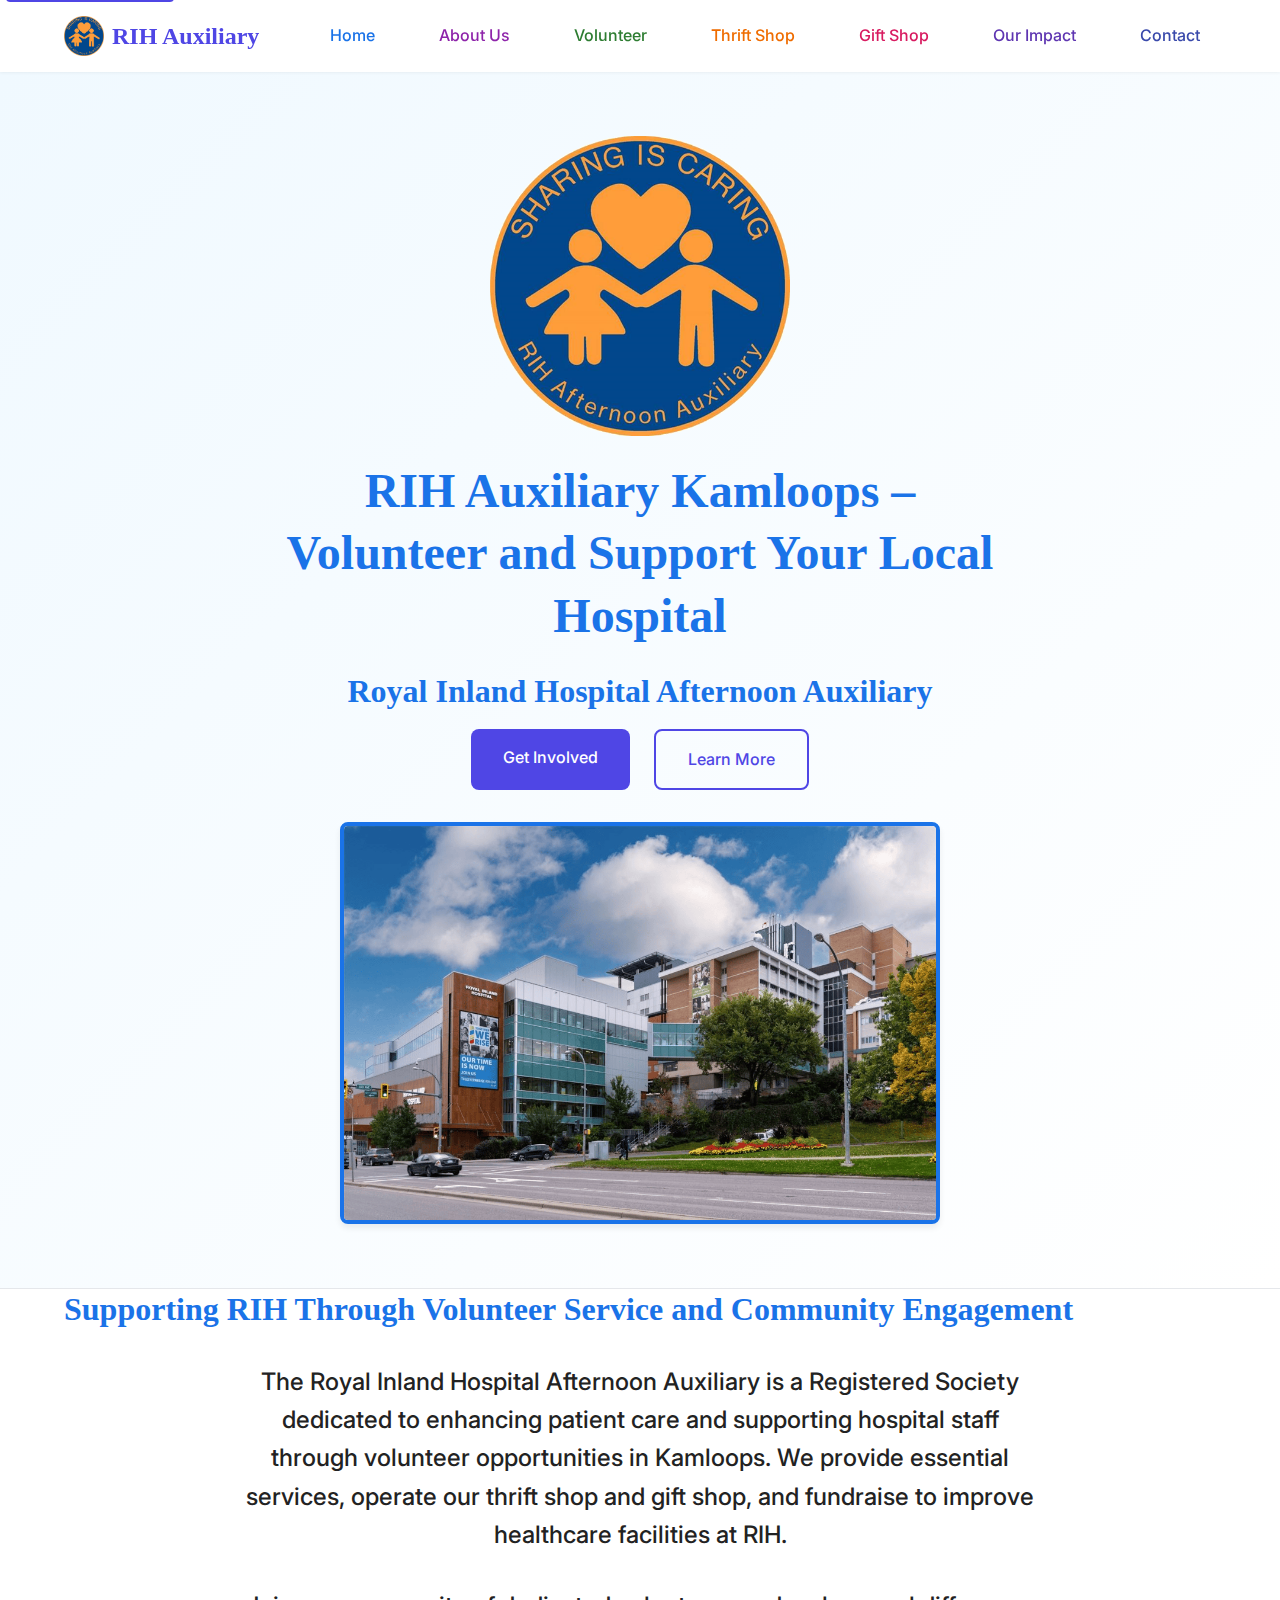
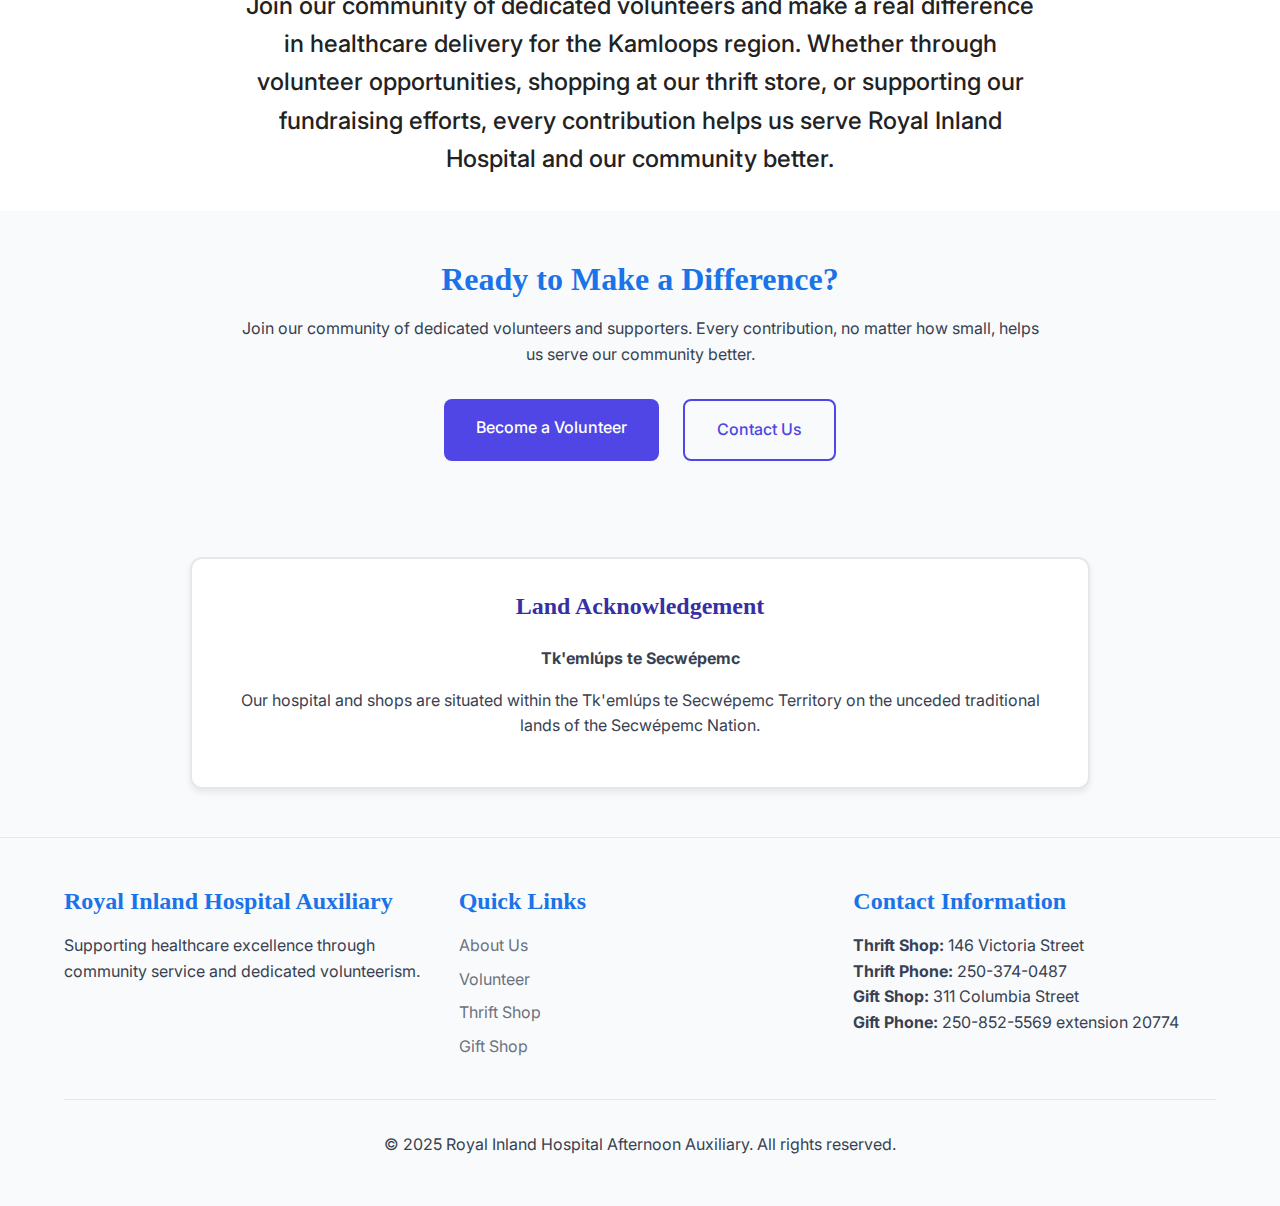
<file: index.html>
<!DOCTYPE html>
<html lang="en">
<head>
  <meta charset="UTF-8">
  <meta name="viewport" content="width=device-width, initial-scale=1.0">
  <title>RIH Auxiliary - Kamloops Volunteers | Royal Inland Hospital Support</title>
  <meta name="description" content="Official RIH Auxiliary Kamloops site. Volunteer opportunities, thrift shop, gift shop, and community support for Royal Inland Hospital. Join us in making a difference!">
  <meta name="keywords" content="RIH Auxiliary, Kamloops volunteers, Royal Inland Hospital, volunteer opportunities, thrift shop Kamloops, hospital support, community service">
  <meta name="robots" content="index, follow">
  <link rel="canonical" href="https://rih-auxiliary.com">
  
  <!-- Favicon -->
  <link rel="icon" type="image/x-icon" href="/favicon.ico">
  <link rel="icon" type="image/png" sizes="32x32" href="/favicon.png">
  <link rel="icon" type="image/png" sizes="16x16" href="/favicon.png">
  <link rel="apple-touch-icon" sizes="180x180" href="/favicon.png">
  <link rel="stylesheet" href="assets/css/premium-styles.css">
  <link rel="preconnect" href="https://fonts.googleapis.com">
  <link rel="preconnect" href="https://fonts.gstatic.com" crossorigin>
  <link href="https://fonts.googleapis.com/css2?family=Inter:wght@300;400;500;600;700&family=Georgia:wght@400;700&display=swap" rel="stylesheet">
  
  <!-- Open Graph / Social Media Meta Tags -->
  <meta property="og:type" content="website">
  <meta property="og:url" content="https://rih-auxiliary.com">
  <meta property="og:title" content="RIH Auxiliary - Kamloops Volunteers | Royal Inland Hospital Support">
  <meta property="og:description" content="Official RIH Auxiliary Kamloops site. Volunteer opportunities, thrift shop, gift shop, and community support for Royal Inland Hospital.">
  <meta property="og:image" content="https://rih-auxiliary.com/assets/images/RIH_emblem%20main.png">
  <meta property="og:site_name" content="RIH Auxiliary">
  <meta property="og:locale" content="en_CA">
  
  <!-- Twitter Card Meta Tags -->
  <meta name="twitter:card" content="summary_large_image">
  <meta name="twitter:url" content="https://rih-auxiliary.com">
  <meta name="twitter:title" content="RIH Auxiliary - Kamloops Volunteers">
  <meta name="twitter:description" content="Official RIH Auxiliary Kamloops site. Volunteer opportunities and community support for Royal Inland Hospital.">
  <meta name="twitter:image" content="https://rih-auxiliary.com/assets/images/RIH_emblem%20main.png">
  
  <!-- JSON-LD Schema Markup -->
  <script type="application/ld+json">
  {
    "@context": "https://schema.org",
    "@type": "Organization",
    "name": "RIH Auxiliary",
    "alternateName": "Royal Inland Hospital Afternoon Auxiliary",
    "url": "https://rih-auxiliary.com",
    "logo": "https://rih-auxiliary.com/assets/images/RIH_emblem%20main.png",
    "description": "Official RIH Auxiliary Kamloops site. Volunteer opportunities, thrift shop, gift shop, and community support for Royal Inland Hospital.",
    "address": {
      "@type": "PostalAddress",
      "addressLocality": "Kamloops",
      "addressRegion": "BC",
      "addressCountry": "Canada"
    },
    "contactPoint": [
      {
        "@type": "ContactPoint",
        "telephone": "+1-250-374-0487",
        "contactType": "Thrift Shop",
        "areaServed": "Kamloops"
      },
      {
        "@type": "ContactPoint",
        "telephone": "+1-250-852-5569",
        "contactType": "Gift Shop",
        "areaServed": "Kamloops"
      }
    ],
    "sameAs": [],
    "foundingDate": "1999",
    "mission": "To supply and render services to improve the comfort, health, and welfare of patients and staff of Royal Inland Hospital and the surrounding community",
    "knowsAbout": [
      "Hospital volunteer opportunities",
      "Community service",
      "Thrift shop operations",
      "Healthcare fundraising",
      "Patient care support"
    ]
  }
  </script>
</head>
<body class="home-page">
  <!-- Skip to main content for accessibility -->
  <a href="#main-content" class="skip-link">Skip to main content</a>

  <!-- Header -->
  <header class="header">
    <nav class="navbar">
      <div class="nav-container">
        <a href="index.html" class="logo">
          <img src="assets/images/RIH_emblem main.png" alt="RIH Auxiliary Logo" width="40" height="40" style="border: none;">
          <span>RIH Auxiliary</span>
        </a>
        
        <button class="menu-toggle" aria-controls="nav-links" aria-expanded="false" aria-label="Toggle navigation menu">
          <span class="hamburger"></span>
        </button>
        
       <ul class="nav-links" id="nav-links">
  <li><a href="index.html" class="nav-link home-tab">Home</a></li>
  <li><a href="about.html" class="nav-link about-tab">About Us</a></li>
  <li><a href="volunteer.html" class="nav-link volunteer-tab">Volunteer</a></li>
  <li><a href="thrift.html" class="nav-link thrift-tab">Thrift Shop</a></li>
  <li><a href="gift-shop.html" class="nav-link gift-tab">Gift Shop</a></li>
  <li><a href="impact.html" class="nav-link impact-tab">Our Impact</a></li>
  <li><a href="contact.html" class="nav-link contact-tab">Contact</a></li>
</ul>

      </div>
    </nav>
  </header>

  <!-- Main Content -->
<main id="main-content">

  <!-- Hero Section -->
  <section class="hero">
    <div class="container hero-container">
      <div class="hero-content">
        <div class="logo-image">
          <img src="assets/images/RIH_emblem main.png" alt="RIH Auxiliary Logo" class="RIH-logo">
        </div>

        <h1 class="main-heading">RIH Auxiliary Kamloops – Volunteer and Support Your Local Hospital</h1>
        <h2 class="sub-heading">Royal Inland Hospital Afternoon Auxiliary</h2>
        
        <div class="hero-buttons">
          <a href="volunteer.html" class="btn btn-primary">Get Involved</a>
          <a href="about.html" class="btn btn-secondary">Learn More</a>
        </div>
      </div>

      <div class="hero-image">
        <img src="assets/images/Updated Photos/PNG/home-1.png" alt="RIH Hospital and Community" width="600" height="400">
      </div>
    </div>
  </section>

  <!-- About Section -->
  <section class="about container">
    <h2>Supporting RIH Through Volunteer Service and Community Engagement</h2>
    <p>
      The Royal Inland Hospital Afternoon Auxiliary is a Registered Society dedicated to enhancing patient care and supporting hospital staff through volunteer opportunities in Kamloops. We provide essential services, operate our thrift shop and gift shop, and fundraise to improve healthcare facilities at RIH.
    </p>
    <p>
      Join our community of dedicated volunteers and make a real difference in healthcare delivery for the Kamloops region. Whether through volunteer opportunities, shopping at our thrift store, or supporting our fundraising efforts, every contribution helps us serve Royal Inland Hospital and our community better.
    </p>
  </section>

    <!-- CTA Section -->
    <section class="section section-alt">
      <div class="container">
        <div class="cta-content">
          <h2>Ready to Make a Difference?</h2>
          <p>Join our community of dedicated volunteers and supporters. Every contribution, no matter how small, helps us serve our community better.</p>
          <div class="cta-buttons">
            <a href="volunteer.html" class="btn btn-primary">Become a Volunteer</a>
            <a href="contact.html" class="btn btn-secondary">Contact Us</a>
          </div>
        </div>
      </div>
    </section>
  </main>
  
   <!-- Acknowledgement Section -->
  <section class="acknowledgement-section">
    <div class="acknowledgement-container">
      <h3>Land Acknowledgement</h3>
      <p><strong>Tk'emlúps te Secwépemc</strong></p>
      <p>
        Our hospital and shops are situated within the Tk'emlúps te Secwépemc Territory
        on the unceded traditional lands of the Secwépemc Nation.
      </p>
    </div>
  </section>

  <!-- Footer -->
  <footer class="footer">
    <div class="container">
      <div class="footer-content">
        <div class="footer-section">
          <h3>Royal Inland Hospital Auxiliary</h3>
          <p>Supporting healthcare excellence through community service and dedicated volunteerism.</p>
        </div>
        
        <div class="footer-section">
          <h3>Quick Links</h3>
          <ul class="footer-links">
            <li><a href="about.html">About Us</a></li>
            <li><a href="volunteer.html">Volunteer</a></li>
            <li><a href="thrift.html">Thrift Shop</a></li>
            <li><a href="gift-shop.html">Gift Shop</a></li>
          </ul>
        </div>
        
        <div class="footer-section">
          <h3>Contact Information</h3>
          <p><strong>Thrift Shop:</strong> 146 Victoria Street<br>
		  <strong>Thrift Phone:</strong> 250-374-0487<br>
          <strong>Gift Shop:</strong> 311 Columbia Street<br>
		  <strong>Gift Phone:</strong> 250-852-5569 extension 20774</p>
        </div>
      </div>
      
      <div class="footer-bottom">
        <p>&copy; 2025 Royal Inland Hospital Afternoon Auxiliary. All rights reserved.</p>
      </div>
    </div>
  </footer>

  <!-- JavaScript -->
  <script>
    // Mobile menu toggle
    document.addEventListener('DOMContentLoaded', function() {
      const menuToggle = document.querySelector('.menu-toggle');
      const navLinks = document.querySelector('.nav-links');
      
      menuToggle.addEventListener('click', function() {
        const isExpanded = menuToggle.getAttribute('aria-expanded') === 'true';
        menuToggle.setAttribute('aria-expanded', !isExpanded);
        navLinks.classList.toggle('show');
      });

      // Close mobile menu when clicking on a link
      document.querySelectorAll('.nav-link').forEach(link => {
        link.addEventListener('click', () => {
          navLinks.classList.remove('show');
          menuToggle.setAttribute('aria-expanded', 'false');
        });
      });

      // Smooth scrolling for anchor links
      document.querySelectorAll('a[href^="#"]').forEach(anchor => {
        anchor.addEventListener('click', function (e) {
          e.preventDefault();
          const target = document.querySelector(this.getAttribute('href'));
          if (target) {
            target.scrollIntoView({
              behavior: 'smooth',
              block: 'start'
            });
          }
        });
      });
    });
  </script>
</body>
</html>
</file>
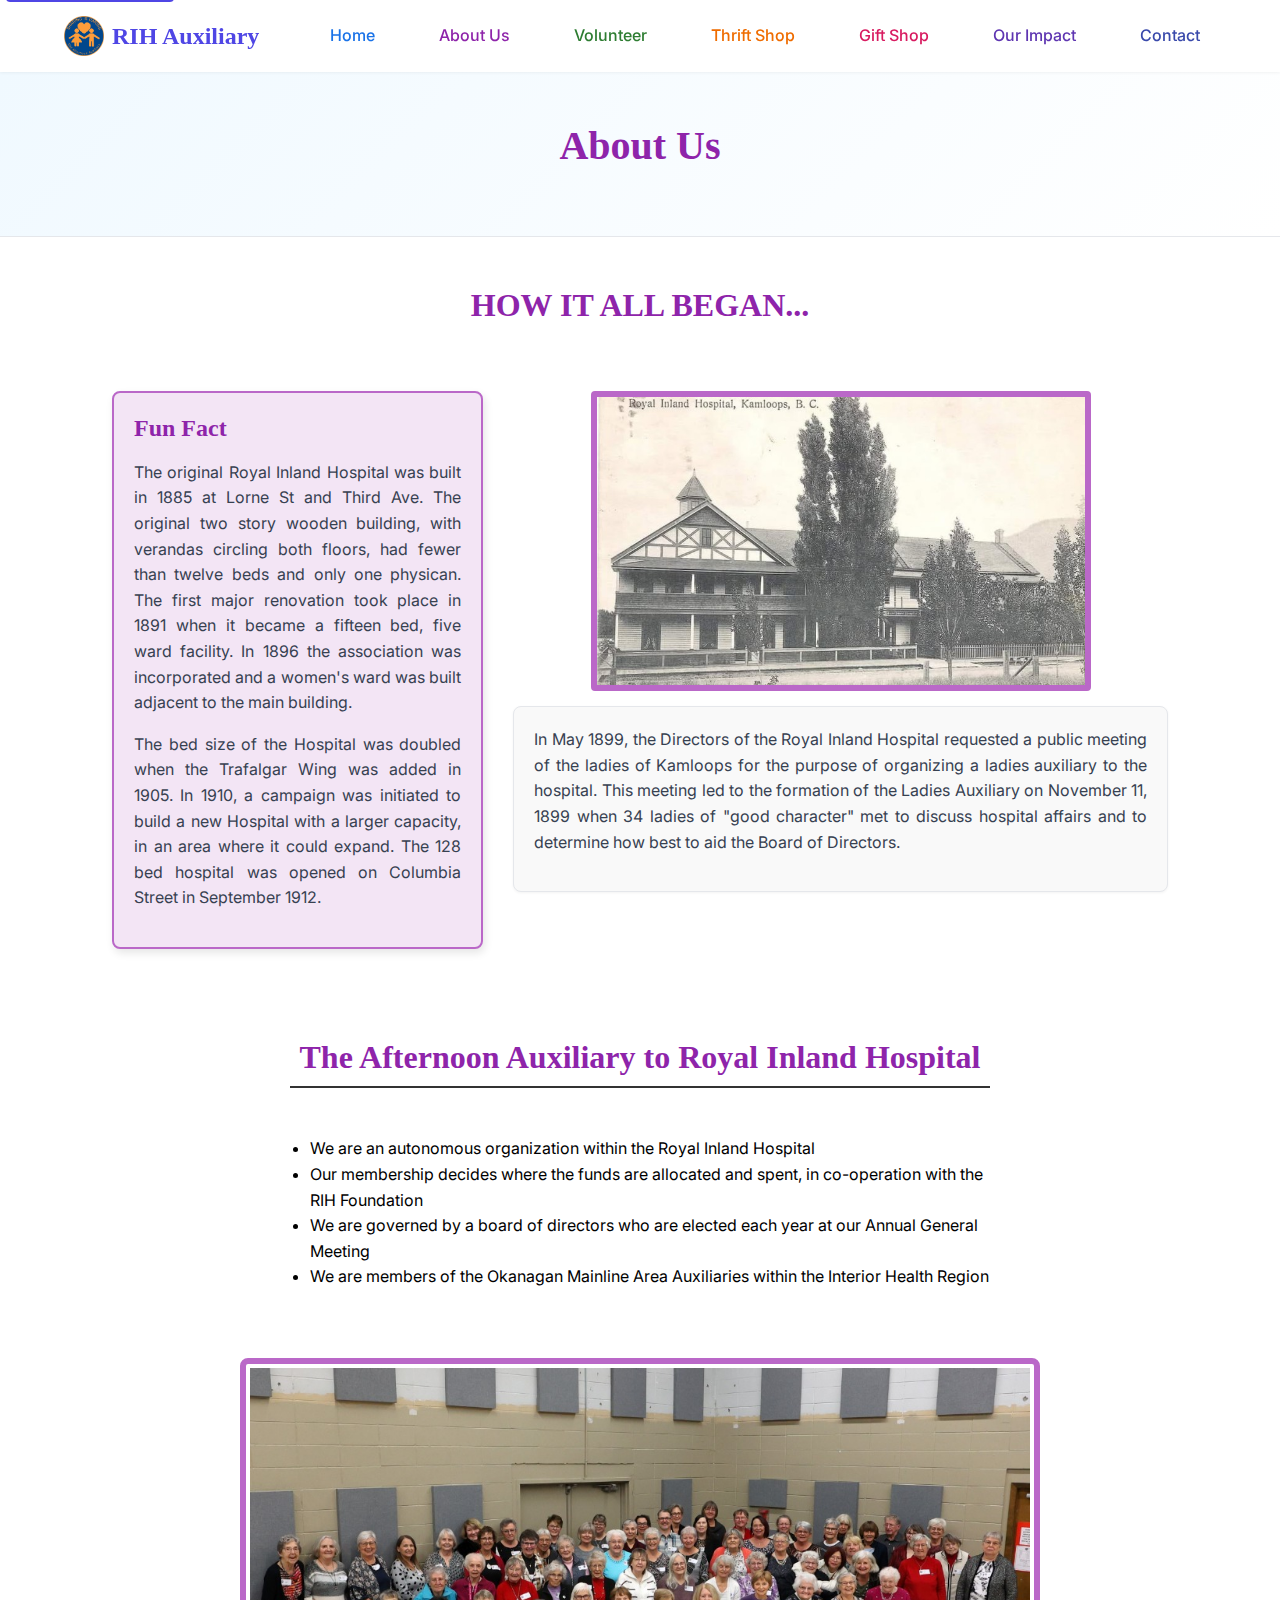
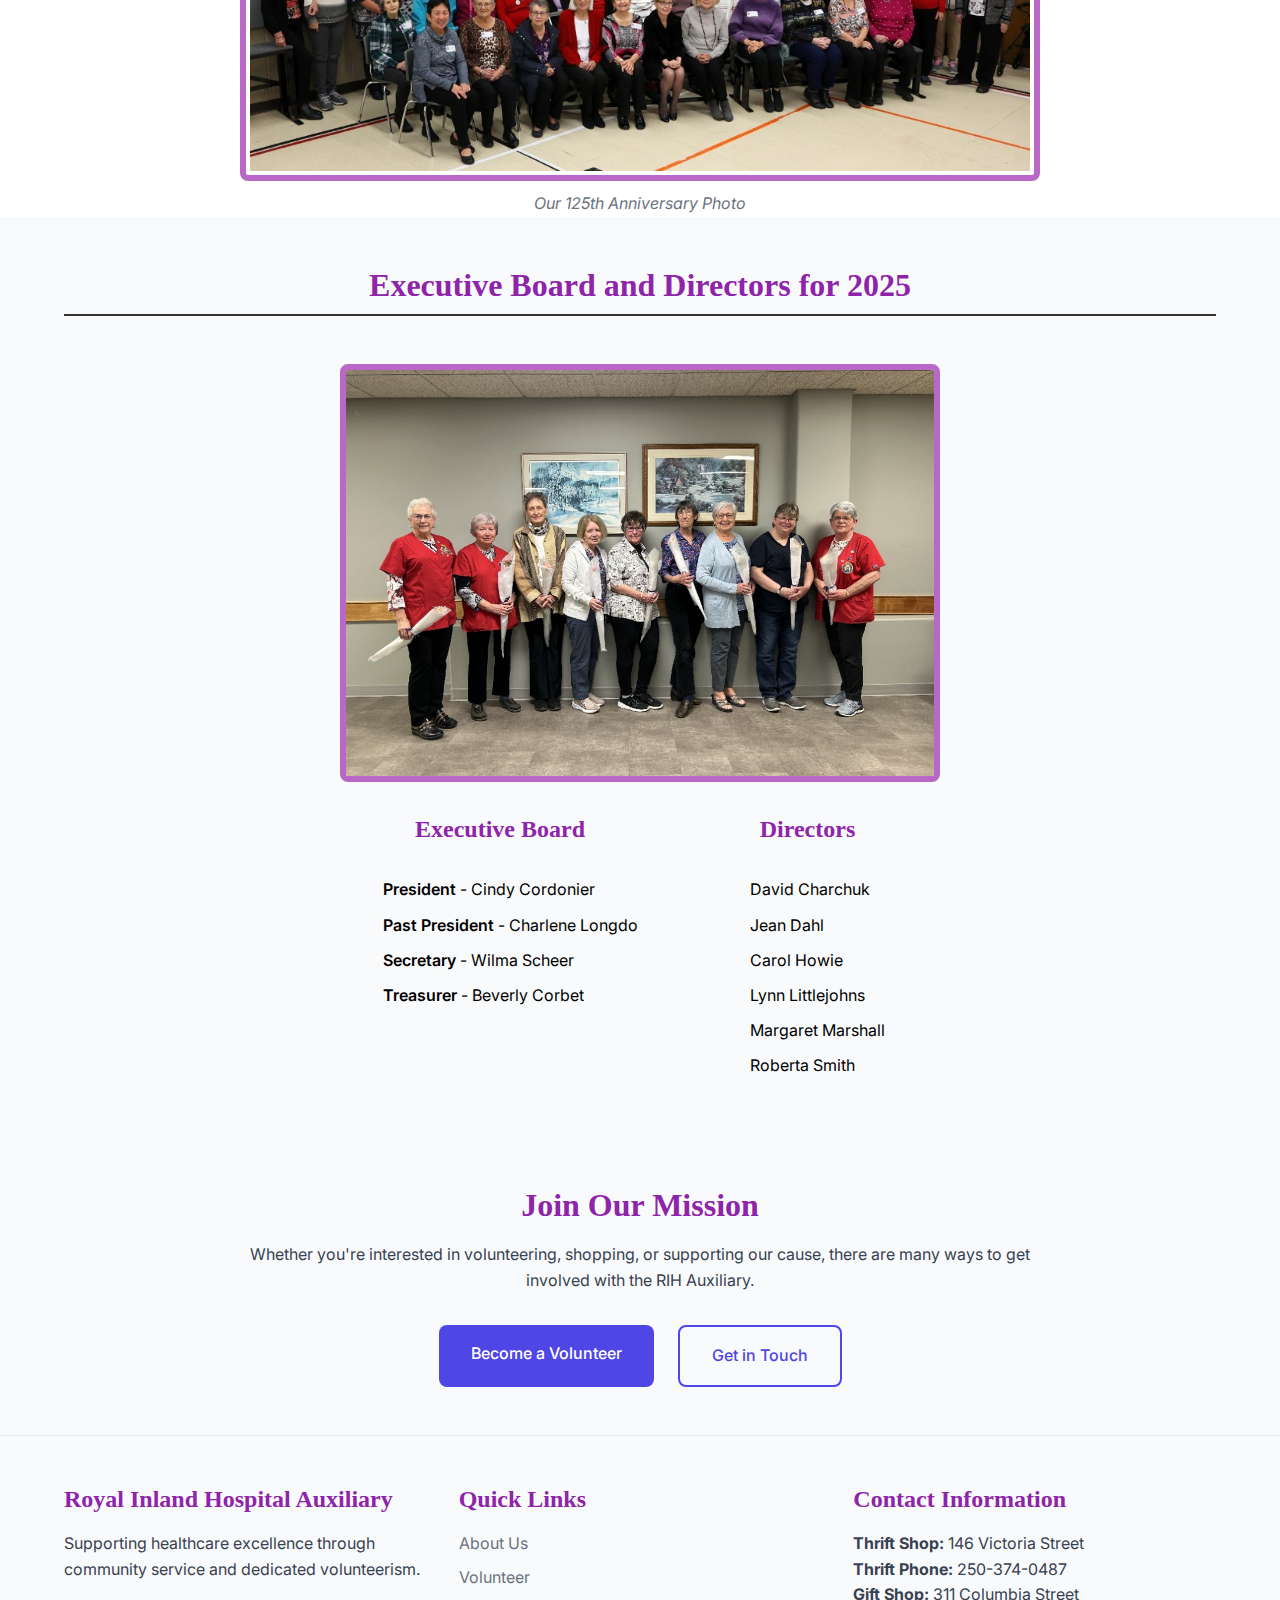
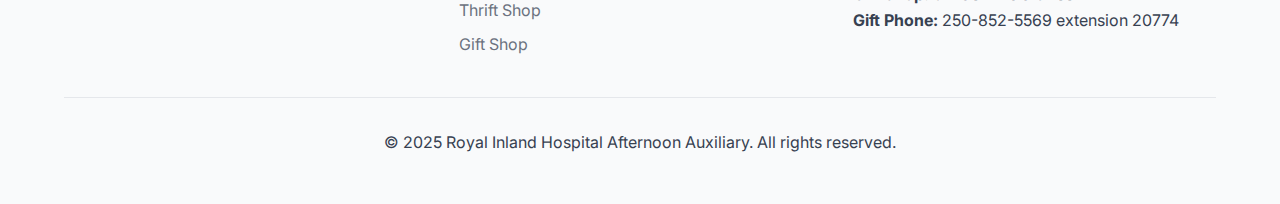
<file: about.html>
<!DOCTYPE html>
<html lang="en">
<head>
  <meta charset="UTF-8">
  <meta name="viewport" content="width=device-width, initial-scale=1.0">
  <title>About RIH Auxiliary Kamloops | Our Mission & Leadership</title>
  <meta name="description" content="Learn about the RIH Auxiliary Kamloops mission, board of directors, and our commitment to supporting Royal Inland Hospital through volunteer service and community engagement.">
  <meta name="keywords" content="RIH Auxiliary about, Kamloops hospital volunteers, Royal Inland Hospital board, volunteer organization Kamloops">
  <meta name="robots" content="index, follow">
  <link rel="canonical" href="https://rih-auxiliary.com/about.html">
  
  <!-- Favicon -->
  <link rel="icon" type="image/x-icon" href="/favicon.ico">
  <link rel="icon" type="image/png" sizes="32x32" href="/favicon.png">
  <link rel="icon" type="image/png" sizes="16x16" href="/favicon.png">
  <link rel="apple-touch-icon" sizes="180x180" href="/favicon.png">
  <link rel="stylesheet" href="assets/css/premium-styles.css">
  <link rel="preconnect" href="https://fonts.googleapis.com">
  <link rel="preconnect" href="https://fonts.gstatic.com" crossorigin>
  <link href="https://fonts.googleapis.com/css2?family=Inter:wght@300;400;500;600;700&family=Georgia:wght@400;700&display=swap" rel="stylesheet">

</head>
<body class="about-page">
  <!-- Skip to main content for accessibility -->
  <a href="#main-content" class="skip-link">Skip to main content</a>

  <!-- Header -->
  <header class="header">
    <nav class="navbar">
      <div class="nav-container">
        <a href="index.html" class="logo">
          <img src="assets/images/RIH_emblem main.png" alt="RIH Auxiliary Logo" width="40" height="40" style="border: none;">
          <span>RIH Auxiliary</span>
        </a>
        
        <button class="menu-toggle" aria-controls="nav-links" aria-expanded="false" aria-label="Toggle navigation menu">
          <span class="hamburger"></span>
        </button>
        
       <ul class="nav-links" id="nav-links">
  <li><a href="index.html" class="nav-link home-tab">Home</a></li>
  <li><a href="about.html" class="nav-link about-tab">About Us</a></li>
  <li><a href="volunteer.html" class="nav-link volunteer-tab">Volunteer</a></li>
  <li><a href="thrift.html" class="nav-link thrift-tab">Thrift Shop</a></li>
  <li><a href="gift-shop.html" class="nav-link gift-tab">Gift Shop</a></li>
  <li><a href="impact.html" class="nav-link impact-tab">Our Impact</a></li>
  <li><a href="contact.html" class="nav-link contact-tab">Contact</a></li>
</ul>

      </div>
    </nav>
  </header>

  <!-- Main Content -->
  <div class="page-wrapper">
  <main id="main-content">
	
    <!-- Page Header -->
    <section class="page-header">
      <div class="container">
        <h1 class="main-heading">About Us</h1>
      </div>
	  </div>
    </section>

           <!-- History Section -->
    <section class="section">
      <div class="container">
        <div class="grid-2">
        
      
	
         <div class="history-content">
            <h2 class="center-wrapper"><strong>HOW IT ALL BEGAN...</strong></h2>
           
    
         
	<aside>
<div class="side-by-side-container">
	<!-- Smaller box (left side) purple fun fact box -->
			<div class="text-box small-box fun-fact-box">
    <h3>Fun Fact</h3>
			<p> The original Royal Inland Hospital was built in 1885 at Lorne St and Third Ave. The original two story wooden building, with verandas circling both floors, had fewer than twelve beds and only
			one physican. The first major renovation took place in 1891 when it became a fifteen bed, five ward facility. In 1896 the association was incorporated and a women's ward was built adjacent to the main building.</p>
			<p> The bed size of the Hospital was doubled when the Trafalgar Wing was added in 1905. In 1910, a campaign was initiated to build a new Hospital with a larger capacity, in an area where it could expand. The 128 bed 
			hospital was opened on Columbia Street in September 1912.</p>
	 
			</div>
    <!-- More fun facts here -->
	

  <!-- Larger box with image(right side) -->
	<div class="large-box-wrapper">
		<img src="assets/images/Updated Photos/JPEG/aboutus1.jpg" alt="RIH Photo" class="large-image" >
		<div class="text-box large-box">     

			<p> In May 1899, the Directors of the Royal Inland Hospital requested a public meeting of the ladies of Kamloops for the purpose of organizing a ladies auxiliary to the hospital. 
			This meeting led to the formation of the Ladies Auxiliary on November 11, 1899 when 34 ladies of "good character" met to discuss hospital affairs and to determine how best to aid 
			the Board of Directors.</p>
		</div>
	</div > 
</div>
	  </aside>
	  <div class="container">
	  <div class="narrow-list-container">
      
	  <div class="section-header">
	  <h2> The Afternoon Auxiliary to Royal Inland Hospital</h2>
	  </div>

    
    <div class="center-wrapper">
	  <ul>
		<li>We are an autonomous organization within the Royal Inland Hospital</li>
		<li>Our membership decides where the funds are allocated and spent, in co-operation with the RIH Foundation</li>
		<li>We are governed by a board of directors who are elected each year at our Annual General Meeting</li>
		<li>We are members of the Okanagan Mainline Area Auxiliaries within the Interior Health Region</li>
	</ul>
</div>
</div>
</div>
</div>
    </section>
             
     
          
		  <div class="mission-image">
  <figure class="auxiliary-photo-figure">
    <img src="assets/images/Updated Photos/JPEG/aboutus2.jpg" alt="125th Anniversary of the Auxiliary to RIH" class="auxiliary-photo">
  <figcaption> Our 125th Anniversary Photo</figcaption>
</figure>
</div>

          </div>
        </div>
		</div>
		</div>
		</div>
		</div>
		</div>
		
    </section>
	
<!-- Board Section -->
<section class="section section-alt">
  <div class="container">
    <div class="section-header">
      <h2>Executive Board and Directors for 2025</h2>
      </div>
    </div>
    <div class="center-wrapper">
    <img src="assets/images/Updated Photos/JPEG/aboutus4.jpg" alt="Executive Board and Directors for 2025" class="executive-board-photo">
    
  

    <div class="executive-board-list-container">

      <!-- Executive Board List -->
	 <div class="board-lists-wrapper">
  <div class="board-container">
    <h3 class="executive-heading">Executive Board</h3>
    <ul class="board-list no-bullets">
      <li><strong>President</strong> - Cindy Cordonier</li>
      <li><strong>Past President</strong> - Charlene Longdo</li>
      <li><strong>Secretary</strong> - Wilma Scheer</li>
      <li><strong>Treasurer</strong> - Beverly Corbet</li>
    </ul>
  </div>

  <div class="board-container">
    <h3 class="directors-heading">Directors</h3>
    <ul class="board-list no-bullets spaced-list">
      <li>David Charchuk</li>
      <li>Jean Dahl</li>
      <li>Carol Howie</li>
      <li>Lynn Littlejohns</li>
      <li>Margaret Marshall</li>
      <li>Roberta Smith</li>
    </ul>
  </div>
</div>


    </div>
  </div>
  


</section>

				
   

    <!-- CTA Section -->
    <section class="section section-alt">
      <div class="container">
        <div class="cta-content">
          <h2>Join Our Mission</h2>
          <p>Whether you're interested in volunteering, shopping, or supporting our cause, there are many ways to get involved with the RIH Auxiliary.</p>
          <div class="cta-buttons">
            <a href="volunteer.html" class="btn btn-primary">Become a Volunteer</a>
            <a href="contact.html" class="btn btn-secondary">Get in Touch</a>
          </div>
        </div>
      </div>
	 
    </section>
  </main>

  <!-- Footer -->
  <footer class="footer">
    <div class="container">
      <div class="footer-content">
        <div class="footer-section">
          <h3>Royal Inland Hospital Auxiliary</h3>
          <p>Supporting healthcare excellence through community service and dedicated volunteerism.</p>
        </div>
        
        <div class="footer-section">
          <h3>Quick Links</h3>
          <ul class="footer-links">
            <li><a href="about.html">About Us</a></li>
            <li><a href="volunteer.html">Volunteer</a></li>
            <li><a href="thrift.html">Thrift Shop</a></li>
            <li><a href="gift-shop.html">Gift Shop</a></li>
          </ul>
        </div>
        
        <div class="footer-section">
          <h3>Contact Information</h3>
          <p><strong>Thrift Shop:</strong> 146 Victoria Street<br>
		  <strong>Thrift Phone:</strong> 250-374-0487<br>
          <strong>Gift Shop:</strong> 311 Columbia Street<br>
		  <strong>Gift Phone:</strong> 250-852-5569 extension 20774</p>
        </div>
      </div>
      
      <div class="footer-bottom">
        <p>&copy; 2025 Royal Inland Hospital Afternoon Auxiliary. All rights reserved.</p>
      </div>
    </div>
  </footer>
  </div>

  <!-- JavaScript -->
  <script>
    // Mobile menu toggle
    document.addEventListener('DOMContentLoaded', function() {
      const menuToggle = document.querySelector('.menu-toggle');
      const navLinks = document.querySelector('.nav-links');
      
      menuToggle.addEventListener('click', function() {
        const isExpanded = menuToggle.getAttribute('aria-expanded') === 'true';
        menuToggle.setAttribute('aria-expanded', !isExpanded);
        navLinks.classList.toggle('show');
      });

      // Close mobile menu when clicking on a link
      document.querySelectorAll('.nav-link').forEach(link => {
        link.addEventListener('click', () => {
          navLinks.classList.remove('show');
          menuToggle.setAttribute('aria-expanded', 'false');
        });
      });
    });
  </script>
</body>
</html>
</file>
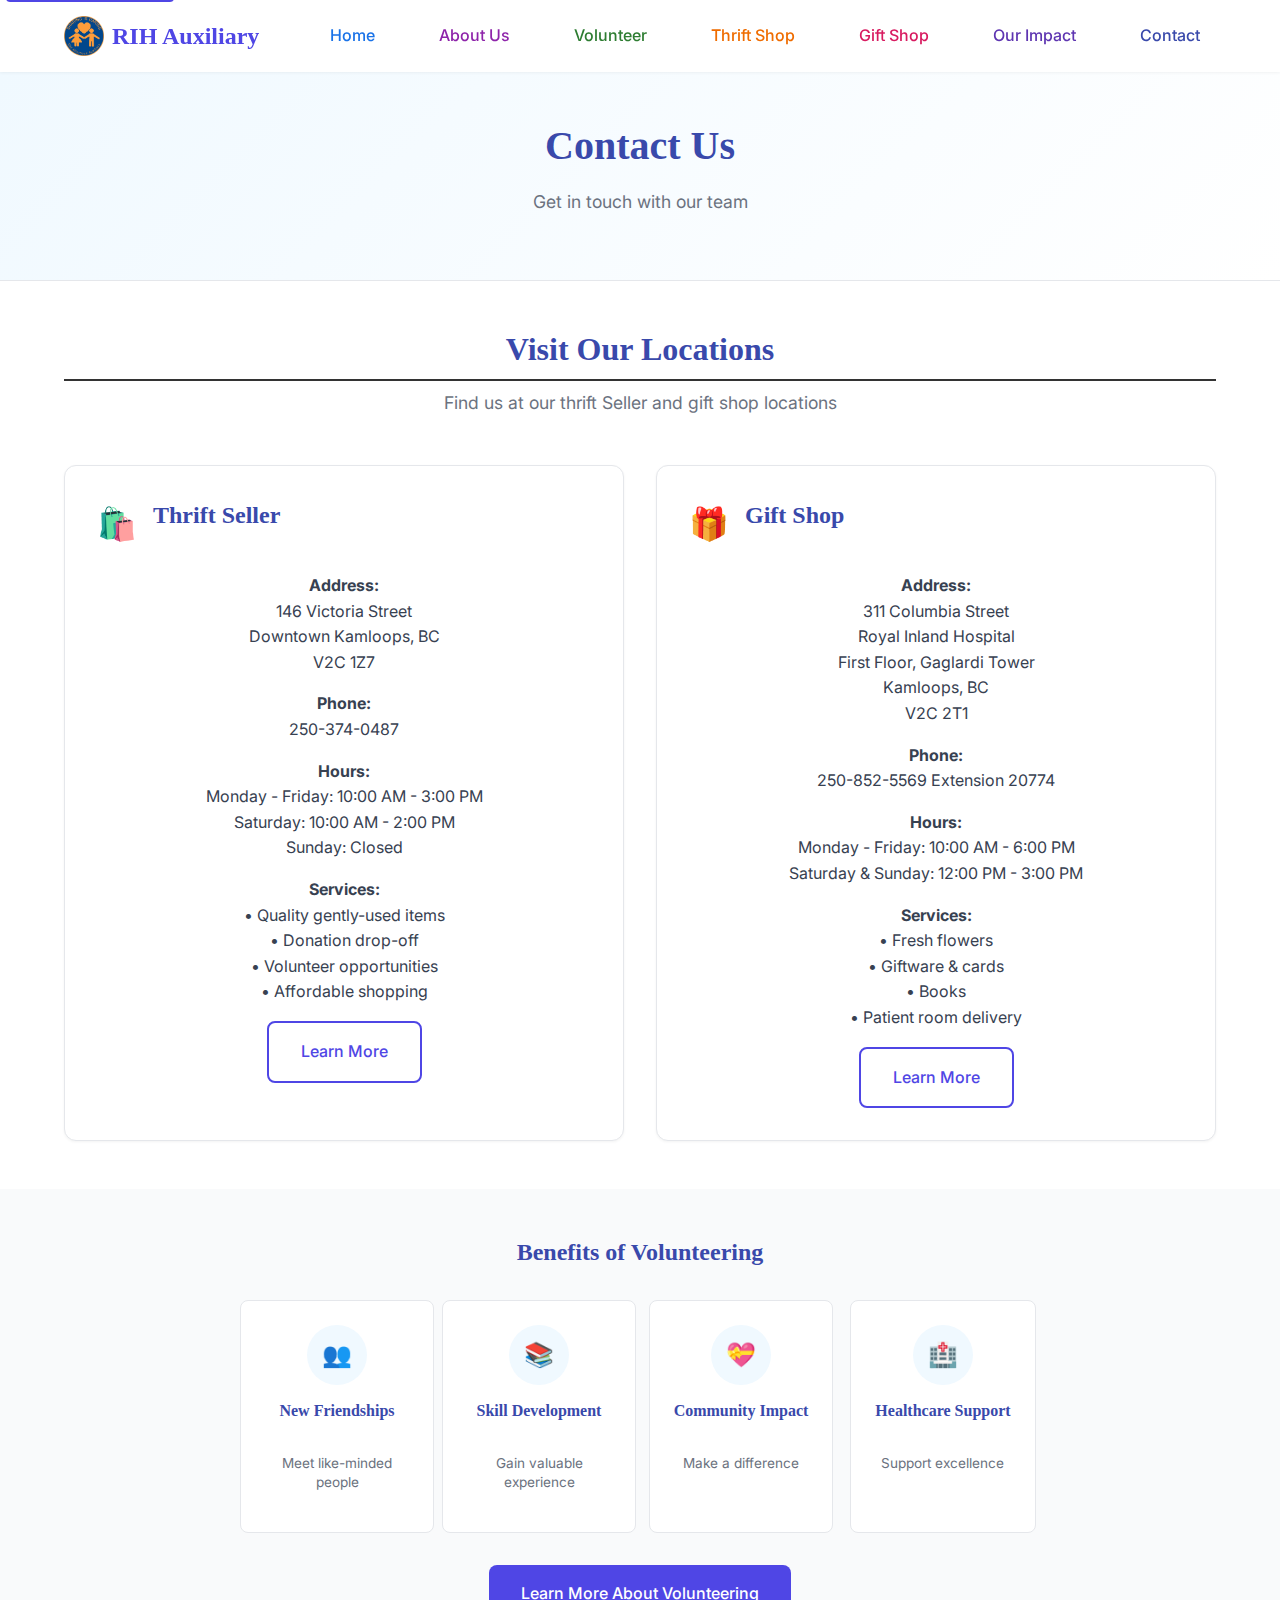
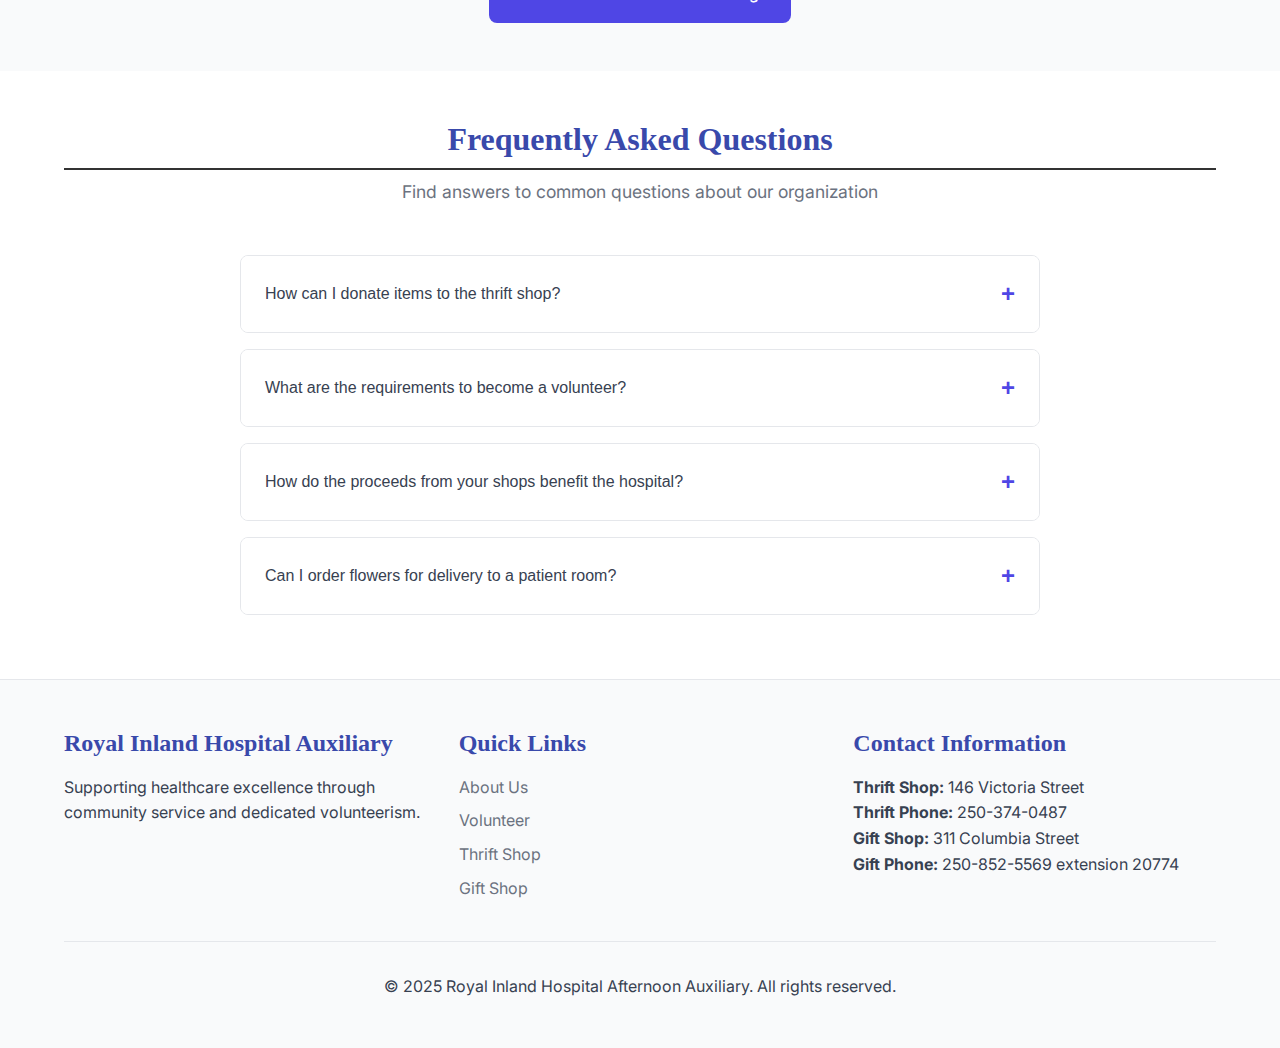
<file: contact.html>
<!DOCTYPE html>
<html lang="en">
<head>
  <meta charset="UTF-8">
  <meta name="viewport" content="width=device-width, initial-scale=1.0">
  <title>Contact RIH Auxiliary Kamloops | Volunteer & Donation Inquiries</title>
  <meta name="description" content="Get in touch with the RIH Auxiliary. Contact us for volunteer opportunities, donations, or general inquiries.">
  
  <!-- Favicon -->
  <link rel="icon" type="image/x-icon" href="/favicon.ico">
  <link rel="icon" type="image/png" sizes="32x32" href="/favicon.png">
  <link rel="icon" type="image/png" sizes="16x16" href="/favicon.png">
  <link rel="apple-touch-icon" sizes="180x180" href="/favicon.png">
  <link rel="stylesheet" href="assets/css/premium-styles.css">
  <link rel="preconnect" href="https://fonts.googleapis.com">
  <link rel="preconnect" href="https://fonts.gstatic.com" crossorigin>
  <link href="https://fonts.googleapis.com/css2?family=Inter:wght@300;400;500;600;700&family=Georgia:wght@400;700&display=swap" rel="stylesheet">
</head>
<body class="contact-page">
  <!-- Skip to main content for accessibility -->
  <a href="#main-content" class="skip-link">Skip to main content</a>

  <!-- Header -->
  <header class="header">
    <nav class="navbar">
      <div class="nav-container">
        <a href="index.html" class="logo">
          <img src="assets/images/RIH_emblem main.png" alt="RIH Auxiliary Logo" width="40" height="40" style="border: none;">
          <span>RIH Auxiliary</span>
        </a>
        
        <button class="menu-toggle" aria-controls="nav-links" aria-expanded="false" aria-label="Toggle navigation menu">
          <span class="hamburger"></span>
        </button>
        
       <ul class="nav-links" id="nav-links">
  <li><a href="index.html" class="nav-link home-tab">Home</a></li>
  <li><a href="about.html" class="nav-link about-tab">About Us</a></li>
  <li><a href="volunteer.html" class="nav-link volunteer-tab">Volunteer</a></li>
  <li><a href="thrift.html" class="nav-link thrift-tab">Thrift Shop</a></li>
  <li><a href="gift-shop.html" class="nav-link gift-tab">Gift Shop</a></li>
  <li><a href="impact.html" class="nav-link impact-tab">Our Impact</a></li>
  <li><a href="contact.html" class="nav-link contact-tab">Contact</a></li>
</ul>

      </div>
    </nav>
  </header>

  <!-- Main Content -->
  <main id="main-content">
    <!-- Page Header -->
    <section class="page-header">
      <div class="container">
        <h1 class="main-heading">Contact Us</h1>
        <p>Get in touch with our team</p>
      </div>
    </section>



    <!-- Location Information -->
    <section class="section">
      <div class="container">
        <div class="section-header">
          <h2>Visit Our Locations</h2>
          <p>Find us at our thrift Seller and gift shop locations</p>
        </div>
        
        <div class="locations-grid">
          <div class="location-card">
            <div class="location-header">
              <div class="location-icon">🛍️</div>
              <h3>Thrift Seller</h3>
            </div>
            <div class="location-details">
              <p><strong>Address:</strong><br>
              146 Victoria Street<br>
              Downtown Kamloops, BC<br>
              V2C 1Z7</p>
              
              <p><strong>Phone:</strong><br>
              250-374-0487</p>
              
              <p><strong>Hours:</strong><br>
              Monday - Friday: 10:00 AM - 3:00 PM<br>
              Saturday: 10:00 AM - 2:00 PM<br>
              Sunday: Closed</p>
              
              <p><strong>Services:</strong><br>
              • Quality gently-used items<br>
              • Donation drop-off<br>
              • Volunteer opportunities<br>
              • Affordable shopping</p>
            </div>
            <a href="thrift.html" class="btn btn-outline">Learn More</a>
          </div>
          
          <div class="location-card">
            <div class="location-header">
              <div class="location-icon">🎁</div>
              <h3>Gift Shop</h3>
            </div>
            <div class="location-details">
              <p><strong>Address:</strong><br>
              311 Columbia Street<br>
              Royal Inland Hospital<br>
              First Floor, Gaglardi Tower<br>
              Kamloops, BC <br>
              V2C 2T1</p>
              
              <p><strong>Phone:</strong><br>
              250-852-5569 Extension 20774</p>
              
              <p><strong>Hours:</strong><br>
              Monday - Friday: 10:00 AM - 6:00 PM<br>
              Saturday & Sunday: 12:00 PM - 3:00 PM</p>
              
              <p><strong>Services:</strong><br>
              • Fresh flowers<br>
              • Giftware & cards<br>
              • Books<br>
              • Patient room delivery</p>
            </div>
            <a href="gift-shop.html" class="btn btn-outline">Learn More</a>
          </div>
        </div>
      </div>
    </section>

   
			
    <!-- Benefits of Volunteering Section -->
    <section class="section section-alt">
      <div class="container">
        <div class="volunteer-benefits">
          <h3>Benefits of Volunteering</h3>
          <div class="card-group compact centered-cards">
            <div class="impact-card">
              <div class="impact-icon">👥</div>
              <h3>New Friendships</h3>
              <p>Meet like-minded people</p>
            </div>
            <div class="impact-card">
              <div class="impact-icon">📚</div>
              <h3>Skill Development</h3>
              <p>Gain valuable experience</p>
            </div>
            <div class="impact-card">
              <div class="impact-icon">💝</div>
              <h3>Community Impact</h3>
              <p>Make a difference</p>
            </div>
            <div class="impact-card">
              <div class="impact-icon">🏥</div>
              <h3>Healthcare Support</h3>
              <p>Support excellence</p>
            </div>
          </div>
          <div class="volunteer-button-container">
            <a href="volunteer.html" class="btn btn-primary">Learn More About Volunteering</a>
          </div>
        </div>
      </div>
    </section>

    <!-- FAQ Section -->
    <section class="section">
      <div class="container">
        <div class="section-header">
          <h2>Frequently Asked Questions</h2>
          <p>Find answers to common questions about our organization</p>
        </div>
        
        <div class="faq-container">
          <div class="faq-item">
            <button class="faq-question" aria-expanded="false">
              How can I donate items to the thrift shop?
              <span class="faq-icon">+</span>
            </button>
            <div class="faq-answer">
              <p>You can donate items during our donation hours (M-F: 9:00AM to 3:00PM; Sat: 9:00AM to 2:00PM). We accept clean, gently-used clothing, household items, books, and small furniture. Please ensure items are in good condition without stains or damage.</p>
            </div>
          </div>
          
          <div class="faq-item">
            <button class="faq-question" aria-expanded="false">
              What are the requirements to become a volunteer?
              <span class="faq-icon">+</span>
            </button>
            <div class="faq-answer">
              <p>We welcome volunteers of all ages and backgrounds. To get started, applicants are required to complete a free Criminal Record Check. In addition, volunteers must hold an Auxiliary membership, available at a cost of $10.00 CAD per year.</p>
            </div>
          </div>
          
          <div class="faq-item">
            <button class="faq-question" aria-expanded="false">
              How do the proceeds from your shops benefit the hospital?
              <span class="faq-icon">+</span>
            </button>
            <div class="faq-answer">
              <p>All proceeds from our thrift and gift shops go directly to supporting Royal Inland Hospital programs, including equipment purchases, patient comfort initiatives, and staff support programs.</p>
            </div>
          </div>
          
          <div class="faq-item">
            <button class="faq-question" aria-expanded="false">
              Can I order flowers for delivery to a patient room?
              <span class="faq-icon">+</span>
            </button>
            <div class="faq-answer">
              <p>Yes! Our gift shop offers room delivery service. Simply provide the patient's name and room number, and we'll deliver flowers or gifts directly to their room.</p>
            </div>
          </div>
        </div>
      </div>
    </section>

    
  </main>

  <!-- Footer -->
  <footer class="footer">
    <div class="container">
      <div class="footer-content">
        <div class="footer-section">
          <h3>Royal Inland Hospital Auxiliary</h3>
          <p>Supporting healthcare excellence through community service and dedicated volunteerism.</p>
        </div>
        
        <div class="footer-section">
          <h3>Quick Links</h3>
          <ul class="footer-links">
            <li><a href="about.html">About Us</a></li>
            <li><a href="volunteer.html">Volunteer</a></li>
            <li><a href="thrift.html">Thrift Shop</a></li>
            <li><a href="gift-shop.html">Gift Shop</a></li>
          </ul>
        </div>
        
              <div class="footer-section">
          <h3>Contact Information</h3>
          <p><strong>Thrift Shop:</strong> 146 Victoria Street<br>
		  <strong>Thrift Phone:</strong> 250-374-0487<br>
          <strong>Gift Shop:</strong> 311 Columbia Street<br>
		  <strong>Gift Phone:</strong> 250-852-5569 extension 20774</p>
        </div>
      </div>
      
      <div class="footer-bottom">
        <p>&copy; 2025 Royal Inland Hospital Afternoon Auxiliary. All rights reserved.</p>
      </div>
    </div>
  </footer>

  <!-- JavaScript -->
  <script>
    // Mobile menu toggle
    document.addEventListener('DOMContentLoaded', function() {
      const menuToggle = document.querySelector('.menu-toggle');
      const navLinks = document.querySelector('.nav-links');
      
      menuToggle.addEventListener('click', function() {
        const isExpanded = menuToggle.getAttribute('aria-expanded') === 'true';
        menuToggle.setAttribute('aria-expanded', !isExpanded);
        navLinks.classList.toggle('show');
      });

      // Close mobile menu when clicking on a link
      document.querySelectorAll('.nav-link').forEach(link => {
        link.addEventListener('click', () => {
          navLinks.classList.remove('show');
          menuToggle.setAttribute('aria-expanded', 'false');
        });
      });

      // FAQ accordion functionality
      const faqQuestions = document.querySelectorAll('.faq-question');
      faqQuestions.forEach(question => {
        question.addEventListener('click', function() {
          const isExpanded = this.getAttribute('aria-expanded') === 'true';
          const answer = this.nextElementSibling;
          const icon = this.querySelector('.faq-icon');
          
          // Close all other FAQ items
          faqQuestions.forEach(q => {
            q.setAttribute('aria-expanded', 'false');
            q.nextElementSibling.style.maxHeight = null;
            q.querySelector('.faq-icon').textContent = '+';
          });
          
          // Toggle current item
          if (!isExpanded) {
            this.setAttribute('aria-expanded', 'true');
            answer.style.maxHeight = answer.scrollHeight + 'px';
            icon.textContent = '−';
          }
        });
      });

      // Contact form submission
      const contactForm = document.getElementById('contactForm');
      if (contactForm) {
        contactForm.addEventListener('submit', function(e) {
          e.preventDefault();
          
          // Simple form validation
          const requiredFields = this.querySelectorAll('[required]');
          let isValid = true;
          
          requiredFields.forEach(field => {
            if (!field.value.trim()) {
              isValid = false;
              field.classList.add('error');
            } else {
              field.classList.remove('error');
            }
          });
          
          if (isValid) {
            // Show success message (in a real application, this would submit to a server)
            alert('Thank you for your message! We\'ll get back to you soon.');
            this.reset();
          } else {
            alert('Please fill in all required fields.');
          }
        });
      }

      // Smooth scrolling for anchor links
      document.querySelectorAll('a[href^="#"]').forEach(anchor => {
        anchor.addEventListener('click', function (e) {
          e.preventDefault();
          const target = document.querySelector(this.getAttribute('href'));
          if (target) {
            target.scrollIntoView({
              behavior: 'smooth',
              block: 'start'
            });
          }
        });
      });
    });
  </script>
</body>
</html>
</file>
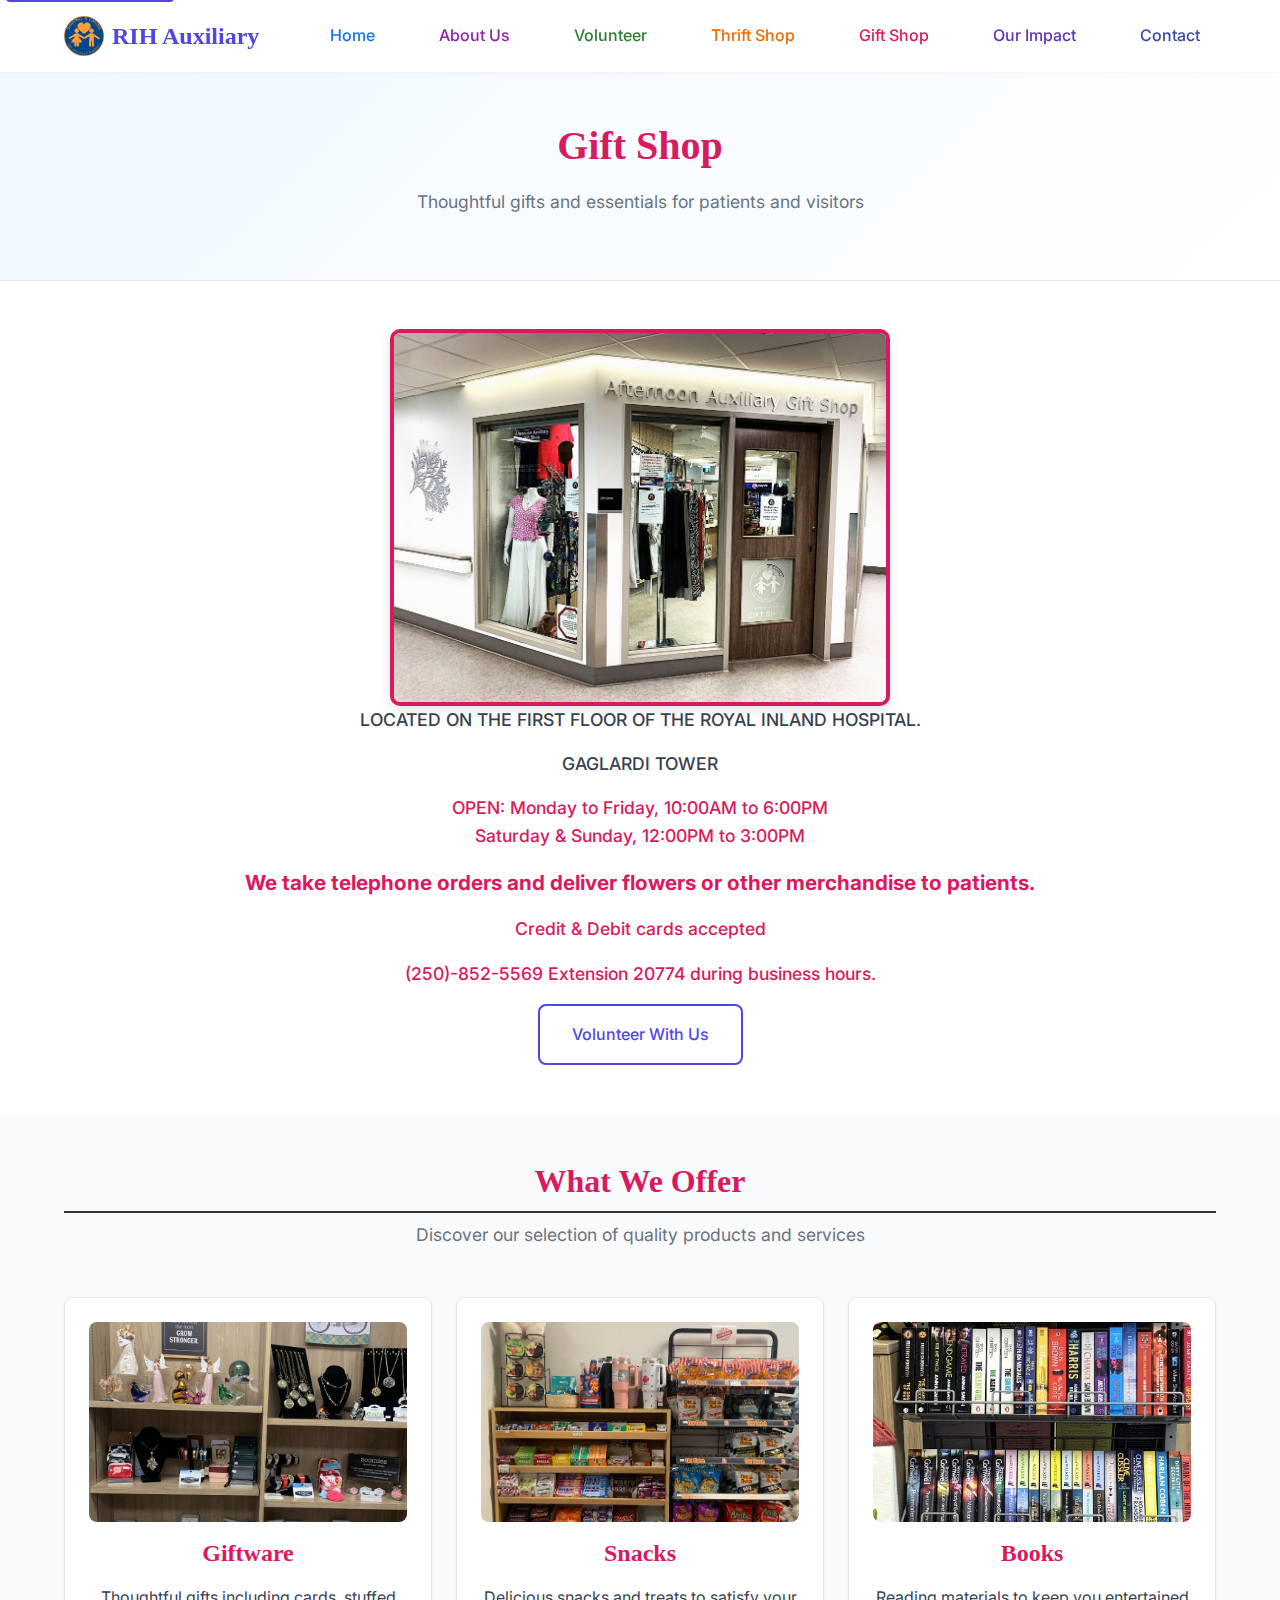
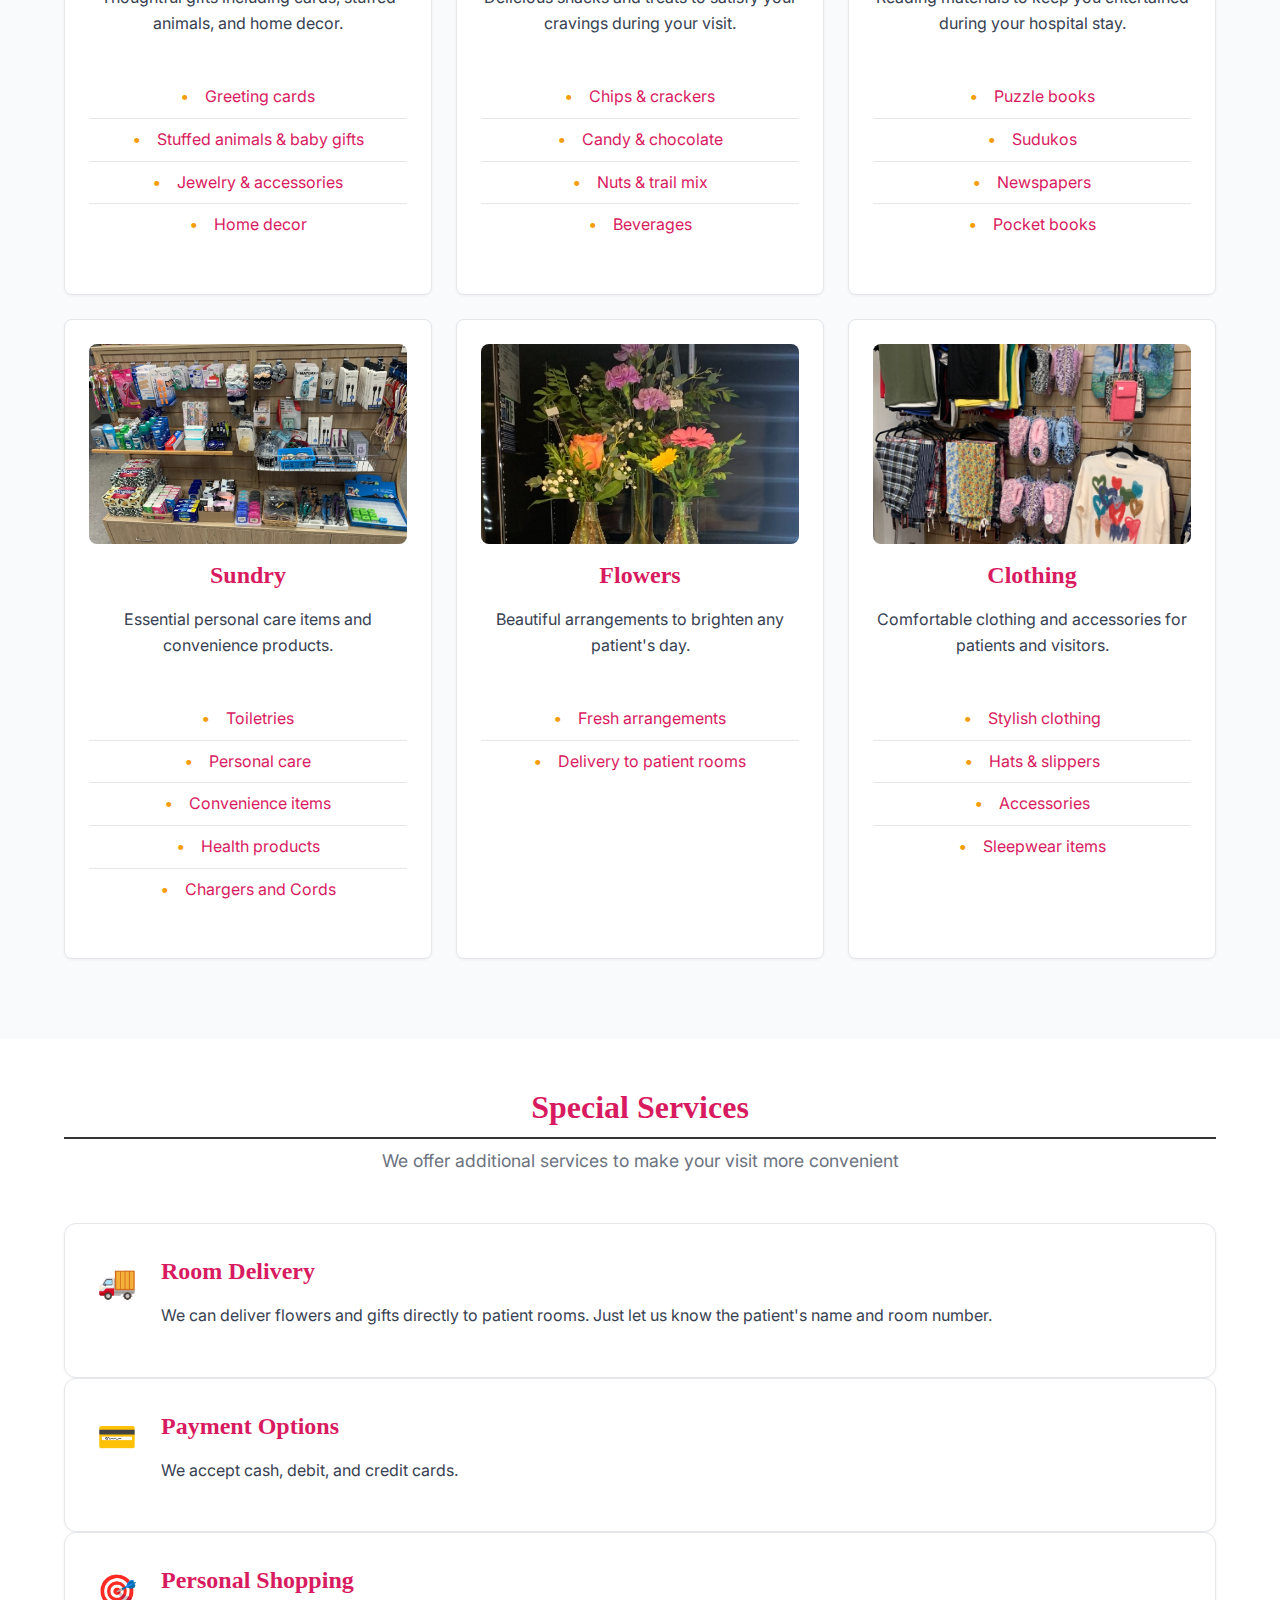
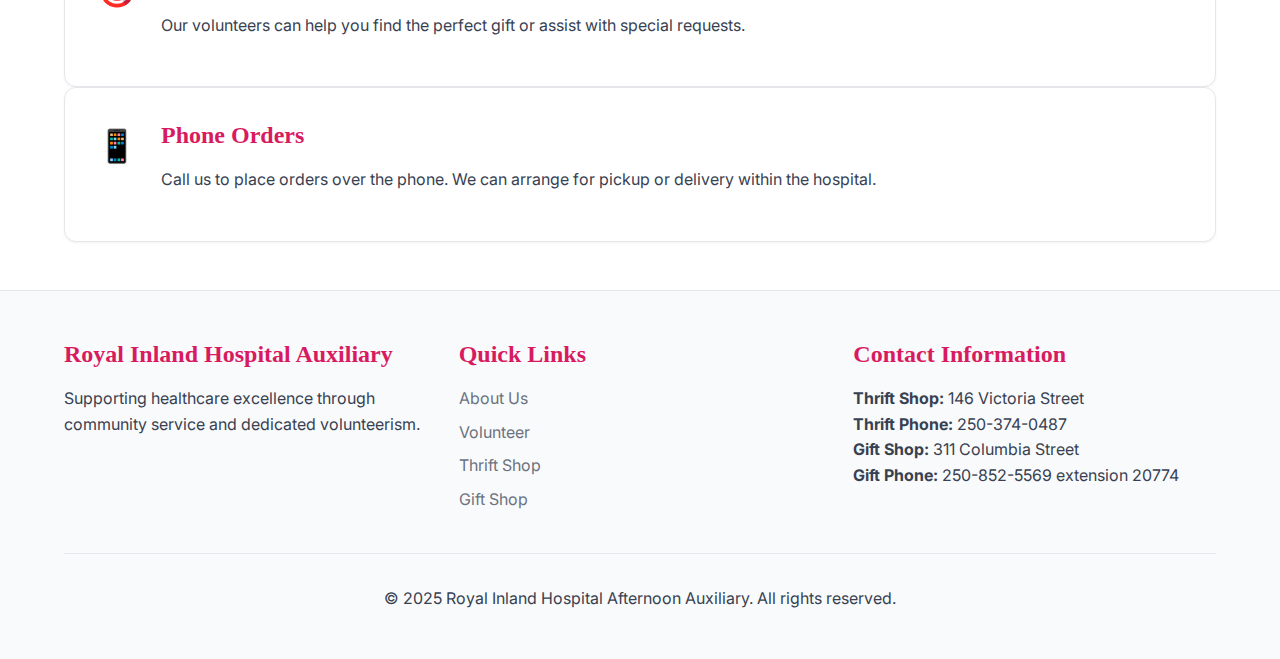
<file: gift-shop.html>
<!DOCTYPE html>
<html lang="en">
<head>
  <meta charset="UTF-8">
  <meta name="viewport" content="width=device-width, initial-scale=1.0">
  <title>RIH Auxiliary Gift Shop | Royal Inland Hospital Kamloops</title>
  <meta name="description" content="Visit our gift shop for flowers, giftware, books, clothing, and snacks. Located at Royal Inland Hospital, 311 Columbia Street.">
  
  <!-- Favicon -->
  <link rel="icon" type="image/x-icon" href="/favicon.ico">
  <link rel="icon" type="image/png" sizes="32x32" href="/favicon.png">
  <link rel="icon" type="image/png" sizes="16x16" href="/favicon.png">
  <link rel="apple-touch-icon" sizes="180x180" href="/favicon.png">
  <link rel="stylesheet" href="assets/css/premium-styles.css">
  <link rel="preconnect" href="https://fonts.googleapis.com">
  <link rel="preconnect" href="https://fonts.gstatic.com" crossorigin>
  <link href="https://fonts.googleapis.com/css2?family=Inter:wght@300;400;500;600;700&family=Georgia:wght@400;700&display=swap" rel="stylesheet">
</head>
<body class="gift-page">
  <!-- Skip to main content for accessibility -->
  <a href="#main-content" class="skip-link">Skip to main content</a>

  <!-- Header -->
  <header class="header">
    <nav class="navbar">
      <div class="nav-container">
        <a href="index.html" class="logo">
          <img src="assets/images/RIH_emblem main.png" alt="RIH Auxiliary Logo" width="40" height="40" style="border: none;">
          <span>RIH Auxiliary</span>
        </a>
        
        <button class="menu-toggle" aria-controls="nav-links" aria-expanded="false" aria-label="Toggle navigation menu">
          <span class="hamburger"></span>
        </button>
        
       <ul class="nav-links" id="nav-links">
  <li><a href="index.html" class="nav-link home-tab">Home</a></li>
  <li><a href="about.html" class="nav-link about-tab">About Us</a></li>
  <li><a href="volunteer.html" class="nav-link volunteer-tab">Volunteer</a></li>
  <li><a href="thrift.html" class="nav-link thrift-tab">Thrift Shop</a></li>
  <li><a href="gift-shop.html" class="nav-link gift-tab">Gift Shop</a></li>
  <li><a href="impact.html" class="nav-link impact-tab">Our Impact</a></li>
  <li><a href="contact.html" class="nav-link contact-tab">Contact</a></li>
</ul>

      </div>
    </nav>
  </header>

  <!-- Main Content -->
  <main id="main-content">
    <!-- Page Header -->
    <section class="page-header">
      <div class="container">
        <h1 class="main-heading">Gift Shop</h1>
        <p>Thoughtful gifts and essentials for patients and visitors</p>
      </div>
    </section>

    <!-- Hero Section -->
    <section class="section">
      <div class="container">
        <div class="grid-2">
          <div class="gift-hero-content">
            <img src="assets/images/Updated Photos/JPEG/gift1.jpg" alt="gift-front" style="display: block; margin: 0 auto; border: 4px solid #d81b60; border-radius: 10px; box-shadow: 0 4px 12px rgba(0,0,0,0.1);">
			
			<p style="font-size: 1.1rem; font-weight: 500;"> LOCATED ON THE FIRST FLOOR OF THE ROYAL INLAND HOSPITAL.</p>
			<p style="font-size: 1.1rem; font-weight: 500;">GAGLARDI TOWER</p>
			
			<p class="gift-open page-color" style="font-size: 1.1rem; font-weight: 500;"> OPEN: Monday to Friday, 10:00AM to 6:00PM<br>
			Saturday & Sunday, 12:00PM to 3:00PM </br> </p>
			
			<p class="page-color" style="font-size: 1.3rem; font-weight: 700;"> We take telephone orders and deliver flowers or other merchandise to patients.</p>
			<p class="page-color" style="font-size: 1.1rem; font-weight: 500;"> Credit & Debit cards accepted</p>
			<p class="page-color" style="font-size: 1.1rem; font-weight: 500;"> <a href="tel:+12508525569">(250)-852-5569</a> Extension 20774 during business hours.</p>
            </div>
            <div class="gift-cta">
          
              <a href="volunteer.html" class="btn btn-outline">Volunteer With Us</a>
            </div>
          </div>

        </div>
      </div>
    </section>

    <!-- Product Showcase -->
    <section class="section section-alt">
      <div class="container">
        <div class="section-header">
          <h2>What We Offer</h2>
          <p>Discover our selection of quality products and services</p>
        </div>
        
        <div class="card-group featured">
          <div class="card">
            <div class="card-image" style="background: var(--color-bg-accent); display: flex; align-items: center; justify-content: center; height: 200px; margin-bottom: var(--spacing-sm);">
              <img src="assets/images/Updated Photos/JPEG/giftware.jpg" alt="Giftware" style="width: 100%; height: 100%; object-fit: cover; border-radius: 8px;">
            </div>
            <div class="card-content">
              <h3>Giftware</h3>
              <p>Thoughtful gifts including cards, stuffed animals, and home decor.</p>
              <ul class="product-features">
                <li>Greeting cards</li>
                <li>Stuffed animals & baby gifts</li>
                <li>Jewelry & accessories</li>
                <li>Home decor</li>
              </ul>
            </div>
          </div>
          
          <div class="card">
            <div class="card-image" style="background: var(--color-bg-accent); display: flex; align-items: center; justify-content: center; height: 200px; margin-bottom: var(--spacing-sm);">
              <img src="assets/images/Updated Photos/JPEG/snacks.jpg" alt="Snacks" style="width: 100%; height: 100%; object-fit: cover; border-radius: 8px;">
            </div>
            <div class="card-content">
              <h3>Snacks</h3>
              <p>Delicious snacks and treats to satisfy your cravings during your visit.</p>
              <ul class="product-features">
                <li>Chips & crackers</li>
                <li>Candy & chocolate</li>
                <li>Nuts & trail mix</li>
                <li>Beverages</li>
              </ul>
            </div>
          </div>
          
          <div class="card">
            <div class="card-image" style="background: var(--color-bg-accent); display: flex; align-items: center; justify-content: center; height: 200px; margin-bottom: var(--spacing-sm);">
              <img src="assets/images/Updated Photos/JPEG/books.jpg" alt="Books" style="width: 100%; height: 100%; object-fit: cover; border-radius: 8px;">
            </div>
            <div class="card-content">
              <h3>Books</h3>
              <p>Reading materials to keep you entertained during your hospital stay.</p>
              <ul class="product-features">
                <li>Puzzle books</li>
                <li>Sudukos</li>
                <li>Newspapers</li>
                <li>Pocket books</li>
              </ul>
            </div>
          </div>
          
          <div class="card">
            <div class="card-image" style="background: var(--color-bg-accent); display: flex; align-items: center; justify-content: center; height: 200px; margin-bottom: var(--spacing-sm);">
              <img src="assets/images/Updated Photos/JPEG/sundry.jpg" alt="Sundry" style="width: 100%; height: 100%; object-fit: cover; border-radius: 8px;">
            </div>
            <div class="card-content">
              <h3>Sundry</h3>
              <p>Essential personal care items and convenience products.</p>
              <ul class="product-features">
                <li>Toiletries</li>
                <li>Personal care</li>
                <li>Convenience items</li>
                <li>Health products</li>
                <li>Chargers and Cords</li>
              </ul>
            </div>
          </div>
          
          <div class="card">
            <div class="card-image" style="background: var(--color-bg-accent); display: flex; align-items: center; justify-content: center; height: 200px; margin-bottom: var(--spacing-sm);">
              <img src="assets/images/Updated Photos/JPEG/flowers.jpg" alt="Flowers" style="width: 100%; height: 100%; object-fit: cover; object-position: center 20%; border-radius: 8px;">
            </div>
            <div class="card-content">
              <h3>Flowers</h3>
              <p>Beautiful arrangements to brighten any patient's day.</p>
              <ul class="product-features">
                <li>Fresh arrangements</li>
                <li>Delivery to patient rooms</li>
              </ul>
            </div>
          </div>
          
          <div class="card">
            <div class="card-image" style="background: var(--color-bg-accent); display: flex; align-items: center; justify-content: center; height: 200px; margin-bottom: var(--spacing-sm);">
              <img src="assets/images/Updated Photos/JPEG/clothing.jpg" alt="Clothing" style="width: 100%; height: 100%; object-fit: cover; border-radius: 8px;">
            </div>
            <div class="card-content">
              <h3>Clothing</h3>
              <p>Comfortable clothing and accessories for patients and visitors.</p>
              <ul class="product-features">
                <li>Stylish clothing</li>
                <li>Hats & slippers</li>
                <li>Accessories</li>
                <li>Sleepwear items</li>
              </ul>
            </div>
          </div>
        </div>
      </div>
    </section>

  


    <!-- Services Section -->
    <section class="section">
      <div class="container">
        <div class="section-header">
          <h2>Special Services</h2>
          <p style="text-align: center; margin: 0; max-width: none;">We offer additional services to make your visit more convenient</p>
        </div>
        
        <div class="grid-2">
          <div class="service-item">
            <div class="service-icon">🚚</div>
            <div class="service-content" style="text-align: left;">
              <h3>Room Delivery</h3>
              <p>We can deliver flowers and gifts directly to patient rooms. Just let us know the patient's name and room number.</p>
            </div>
          </div>
          
          <div class="service-item">
            <div class="service-icon">💳</div>
            <div class="service-content" style="text-align: left;">
              <h3>Payment Options</h3>
              <p>We accept cash, debit, and credit cards.</p>
            </div>
          </div>
          
          <div class="service-item">
            <div class="service-icon">🎯</div>
            <div class="service-content" style="text-align: left;">
              <h3>Personal Shopping</h3>
              <p>Our volunteers can help you find the perfect gift or assist with special requests.</p>
            </div>
          </div>
          
          <div class="service-item">
            <div class="service-icon">📱</div>
            <div class="service-content" style="text-align: left;">
              <h3>Phone Orders</h3>
              <p>Call us to place orders over the phone. We can arrange for pickup or delivery within the hospital.</p>
            </div>
          </div>
        </div>
      </div>
    </section>

 


  <!-- Footer -->
  <footer class="footer">
    <div class="container">
      <div class="footer-content">
        <div class="footer-section">
          <h3>Royal Inland Hospital Auxiliary</h3>
          <p>Supporting healthcare excellence through community service and dedicated volunteerism.</p>
        </div>
        
        <div class="footer-section">
          <h3>Quick Links</h3>
          <ul class="footer-links">
            <li><a href="about.html">About Us</a></li>
            <li><a href="volunteer.html">Volunteer</a></li>
            <li><a href="thrift.html">Thrift Shop</a></li>
            <li><a href="gift-shop.html">Gift Shop</a></li>
          </ul>
        </div>
        
              <div class="footer-section">
          <h3>Contact Information</h3>
          <p><strong>Thrift Shop:</strong> 146 Victoria Street<br>
		  <strong>Thrift Phone:</strong> 250-374-0487<br>
          <strong>Gift Shop:</strong> 311 Columbia Street<br>
		  <strong>Gift Phone:</strong> 250-852-5569 extension 20774</p>
        </div>
      </div>
      
      <div class="footer-bottom">
        <p>&copy; 2025 Royal Inland Hospital Afternoon Auxiliary. All rights reserved.</p>
      </div>
    </div>
  </footer>

  <!-- JavaScript -->
  <script>
    // Mobile menu toggle
    document.addEventListener('DOMContentLoaded', function() {
      const menuToggle = document.querySelector('.menu-toggle');
      const navLinks = document.querySelector('.nav-links');
      
      menuToggle.addEventListener('click', function() {
        const isExpanded = menuToggle.getAttribute('aria-expanded') === 'true';
        menuToggle.setAttribute('aria-expanded', !isExpanded);
        navLinks.classList.toggle('show');
      });

      // Close mobile menu when clicking on a link
      document.querySelectorAll('.nav-link').forEach(link => {
        link.addEventListener('click', () => {
          navLinks.classList.remove('show');
          menuToggle.setAttribute('aria-expanded', 'false');
        });
      });

      // Smooth scrolling for anchor links
      document.querySelectorAll('a[href^="#"]').forEach(anchor => {
        anchor.addEventListener('click', function (e) {
          e.preventDefault();
          const target = document.querySelector(this.getAttribute('href'));
          if (target) {
            target.scrollIntoView({
              behavior: 'smooth',
              block: 'start'
            });
          }
        });
      });
    });
  </script>
</body>
</html>
</file>
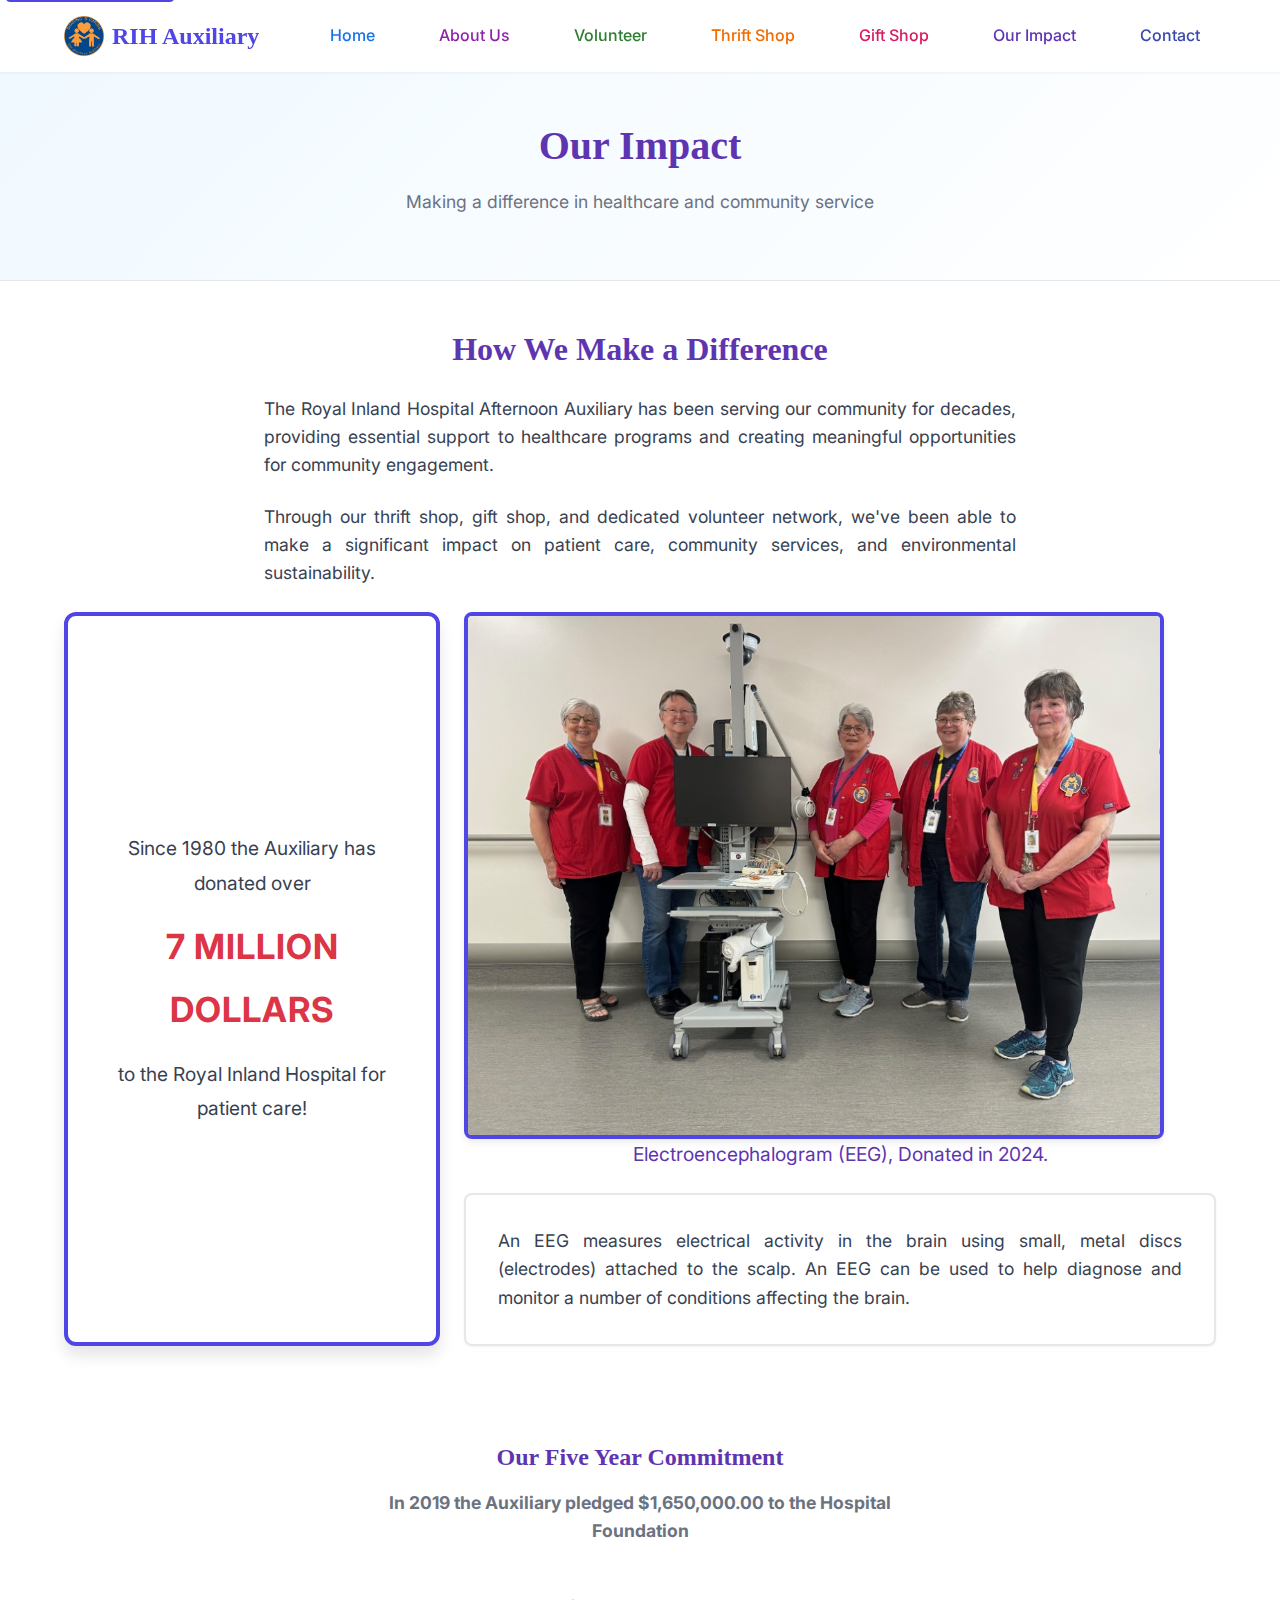
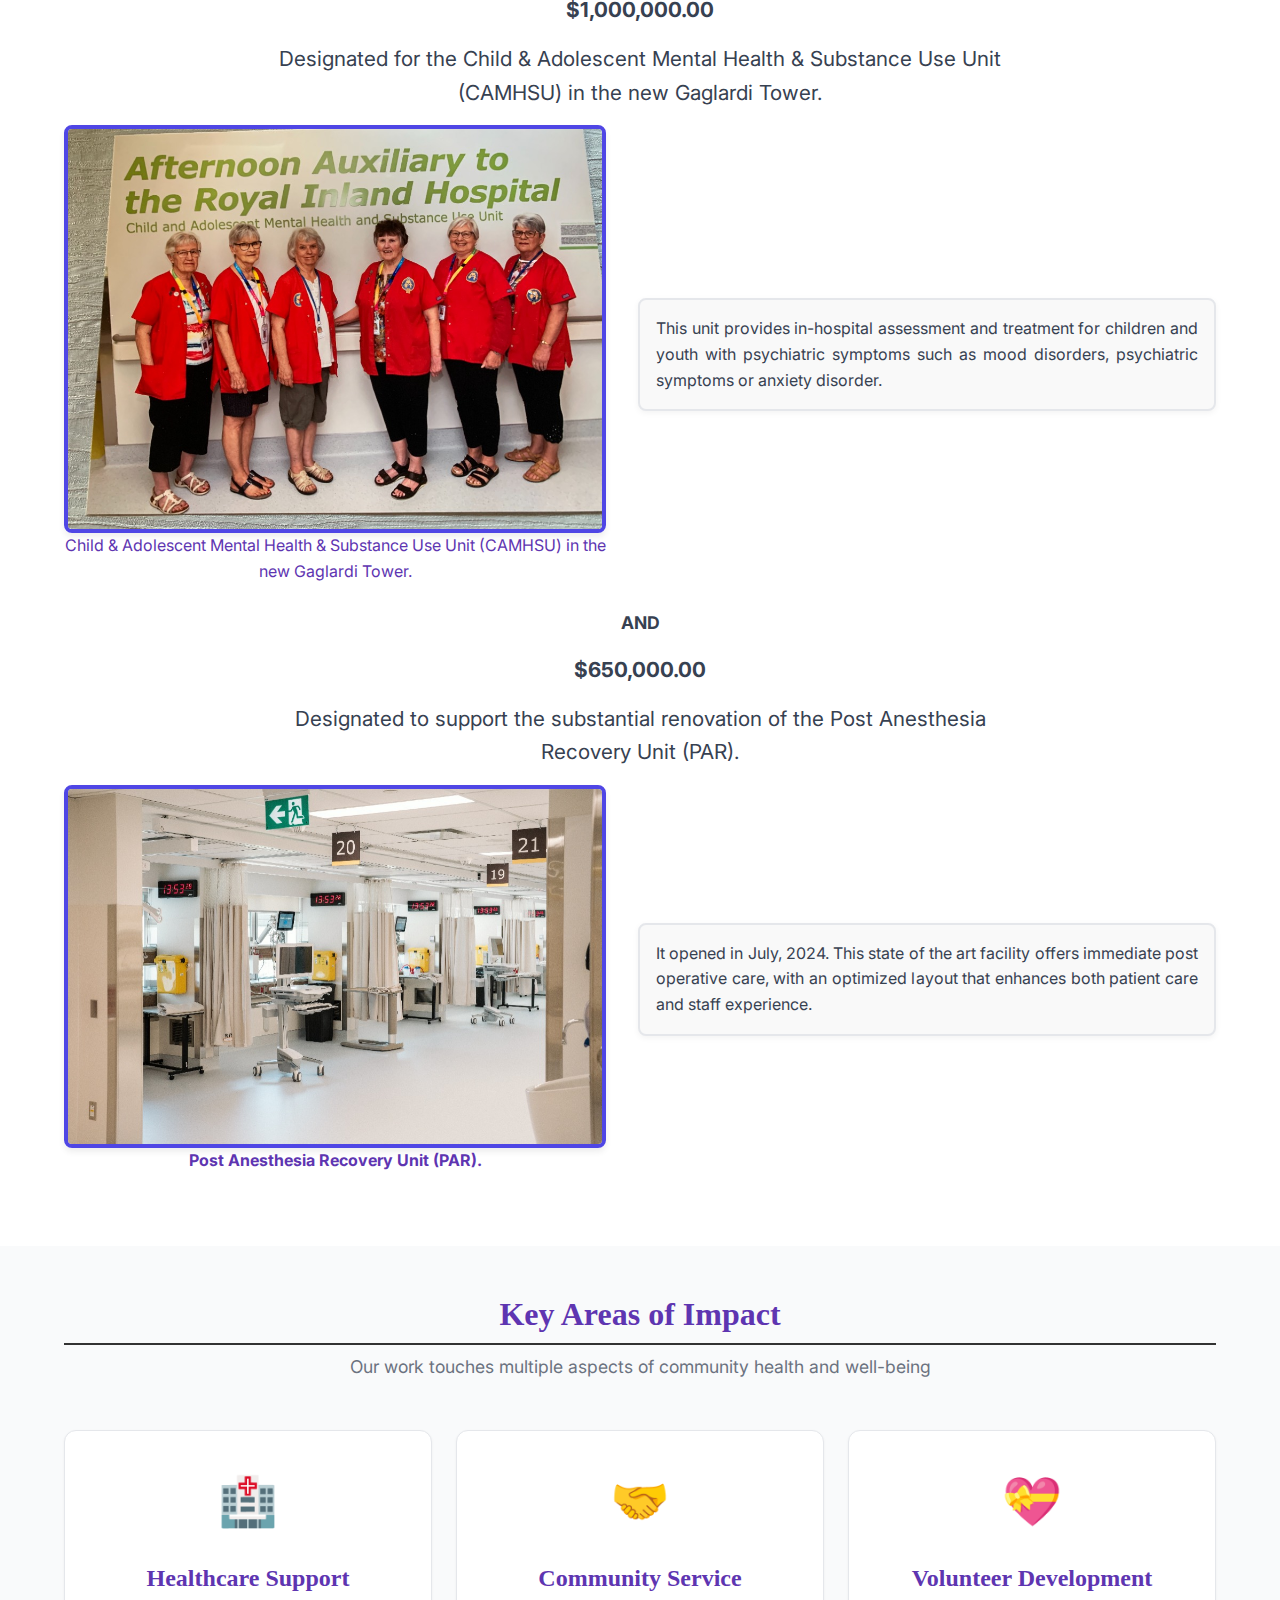
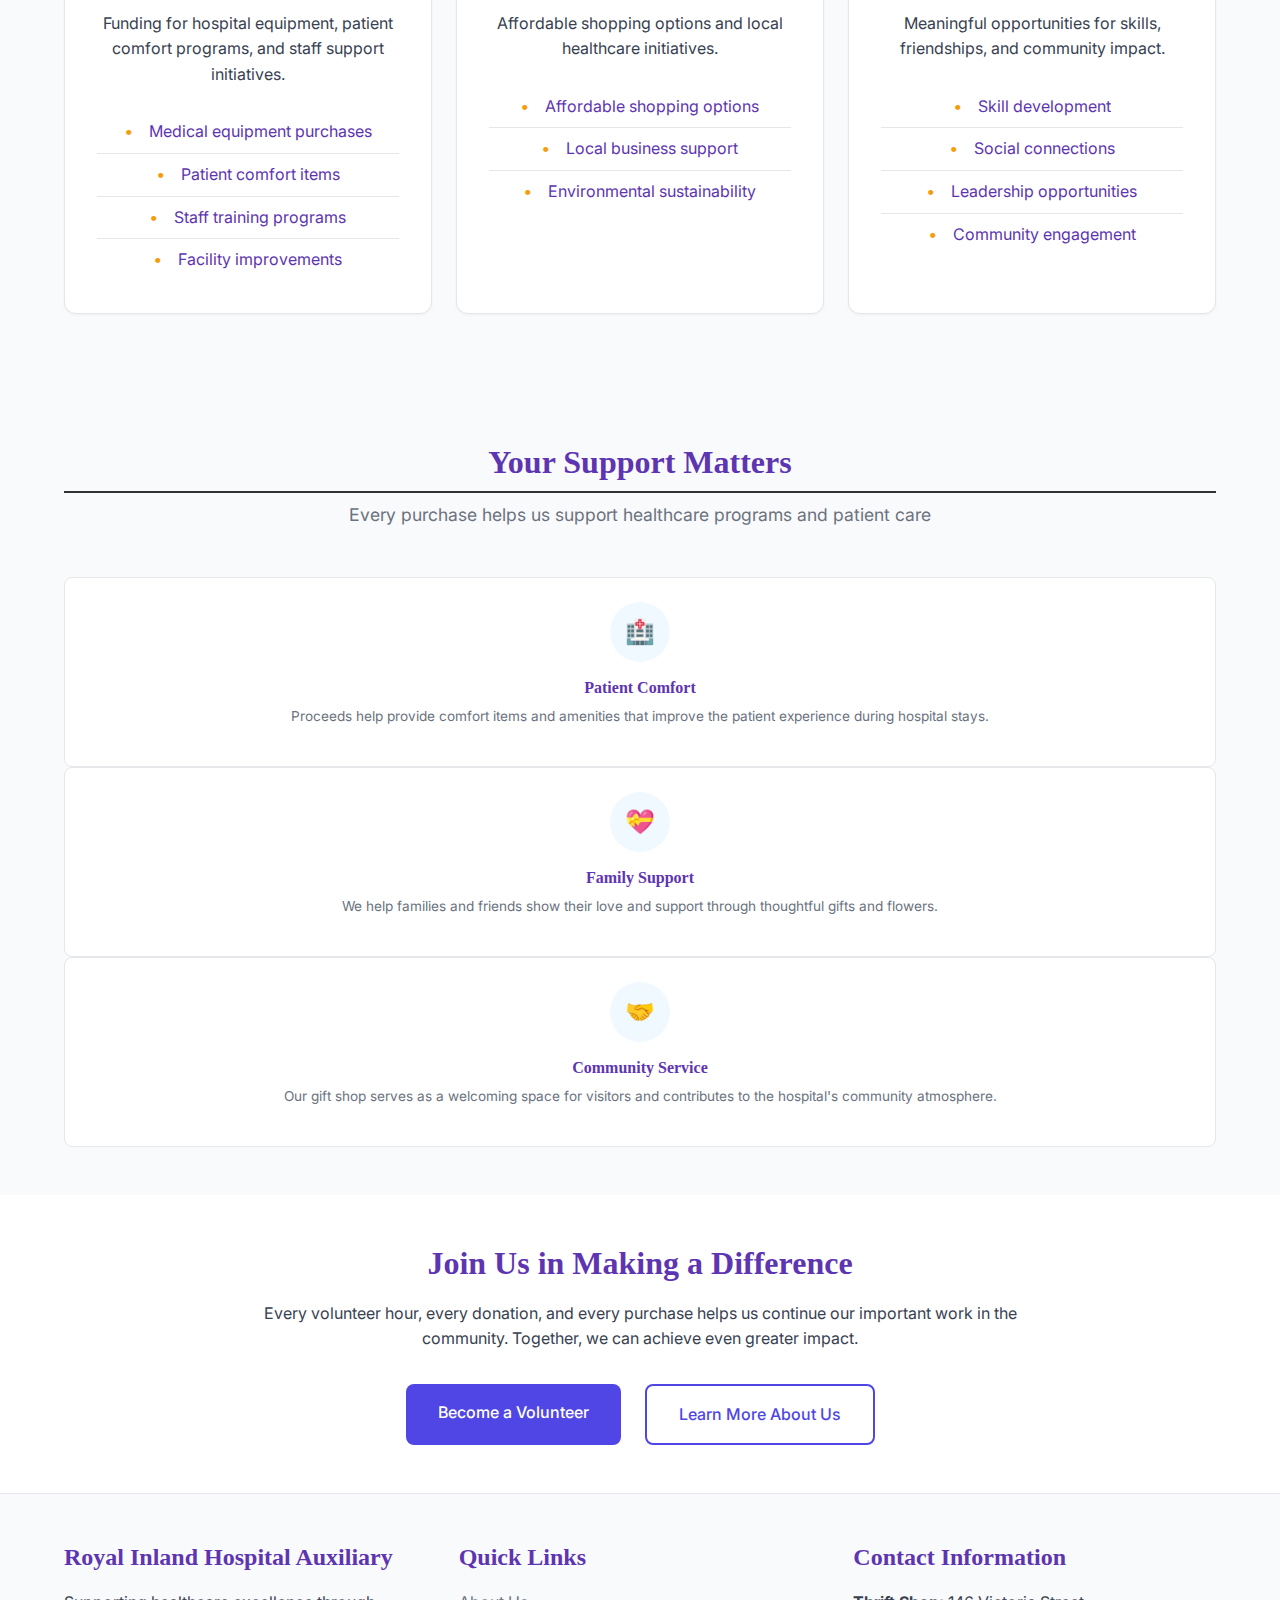
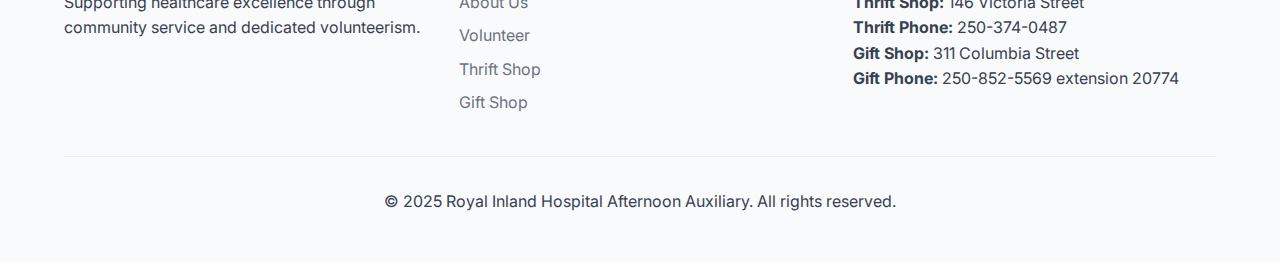
<file: impact.html>
<!DOCTYPE html>
<html lang="en">
<head>
  <meta charset="UTF-8">
  <meta name="viewport" content="width=device-width, initial-scale=1.0">
  <title>RIH Auxiliary Impact | Community Healthcare Support Kamloops</title>
  <meta name="description" content="Discover how the RIH Auxiliary makes a difference in healthcare and community service. Learn about our achievements and contributions.">
  
  <!-- Favicon -->
  <link rel="icon" type="image/x-icon" href="/favicon.ico">
  <link rel="icon" type="image/png" sizes="32x32" href="/favicon.png">
  <link rel="icon" type="image/png" sizes="16x16" href="/favicon.png">
  <link rel="apple-touch-icon" sizes="180x180" href="/favicon.png">
  <link rel="stylesheet" href="assets/css/premium-styles.css">
  <link rel="preconnect" href="https://fonts.googleapis.com">
  <link rel="preconnect" href="https://fonts.gstatic.com" crossorigin>
  <link href="https://fonts.googleapis.com/css2?family=Inter:wght@300;400;500;600;700&family=Georgia:wght@400;700&display=swap" rel="stylesheet">
</head>
<body class="impact-page">
  <!-- Skip to main content for accessibility -->
  <a href="#main-content" class="skip-link">Skip to main content</a>

  <!-- Header -->
  <header class="header">
    <nav class="navbar">
      <div class="nav-container">
        <a href="index.html" class="logo">
          <img src="assets/images/RIH_emblem main.png" alt="RIH Auxiliary Logo" width="40" height="40" style="border: none;">
          <span>RIH Auxiliary</span>
        </a>
        
        <button class="menu-toggle" aria-controls="nav-links" aria-expanded="false" aria-label="Toggle navigation menu">
          <span class="hamburger"></span>
        </button>
        
        <ul class="nav-links" id="nav-links">
  <li><a href="index.html" class="nav-link home-tab">Home</a></li>
  <li><a href="about.html" class="nav-link about-tab">About Us</a></li>
  <li><a href="volunteer.html" class="nav-link volunteer-tab">Volunteer</a></li>
  <li><a href="thrift.html" class="nav-link thrift-tab">Thrift Shop</a></li>
  <li><a href="gift-shop.html" class="nav-link gift-tab">Gift Shop</a></li>
  <li><a href="impact.html" class="nav-link impact-tab">Our Impact</a></li>
  <li><a href="contact.html" class="nav-link contact-tab">Contact</a></li>
        </ul>
      </div>
    </nav>
  </header>

  <!-- Main Content -->
  <main id="main-content">
    <!-- Page Header -->
    <section class="page-header">
      <div class="container">
        <h1 class="main-heading">Our Impact</h1>
        <p>Making a difference in healthcare and community service</p>
      </div>
    </section>

    <!-- Impact Overview -->
    <section class="section">
      <div class="container">
        <div class="impact-overview-content">
          <h2>How We Make a Difference</h2>
          <p>The Royal Inland Hospital Afternoon Auxiliary has been serving our community for decades, providing essential support to healthcare programs and creating meaningful opportunities for community engagement.</p>
          <p>Through our thrift shop, gift shop, and dedicated volunteer network, we've been able to make a significant impact on patient care, community services, and environmental sustainability.</p>
        </div>
        
        <!-- EEG Section with donation text and image -->
        <div class="eeg-section">
          <div class="donation-text-container">
            <div class="impact-donation-7">
              <p>Since 1980 the Auxiliary has donated over <span class="donation-amount">7 MILLION DOLLARS</span> to the Royal Inland Hospital for patient care!</p>
            </div>
          </div>
          
          <div class="eeg-content">
            <div class="eeg-image-container">
              <img src="assets/images/Updated Photos/JPEG/impact1.jpg" alt="Electroencephalogram (EEG)" class="eeg-image">
              <figcaption>Electroencephalogram (EEG), Donated in 2024.</figcaption>
            </div>
            <div class="EEG-text">
              <p>An EEG measures electrical activity in the brain using small, metal discs (electrodes) attached to the scalp. An EEG can be used to help diagnose and monitor a number of conditions affecting the brain.</p>
            </div>
          </div>
        </div>
      </div>
    </section>

  

    <!-- Recent Achievements -->
    <section class="section">
      <div class="container">
        <div class="section-header">
          <h3>Our Five Year Commitment</h3>
          <p><strong>In 2019 the Auxiliary pledged $1,650,000.00 to the Hospital Foundation</strong></p>
        </div>

        <!-- CAMSHU Section -->
        <div class="impact-commitment-section">
          <div class="commitment-amount">
            <p><strong>$1,000,000.00</strong></p>
            <p>Designated for the Child & Adolescent Mental Health & Substance Use Unit (CAMHSU) in the new Gaglardi Tower.</p>
          </div>
          
          <div class="impact-image-text-container">
            <div class="impact-image-container">
              <img src="assets/images/Updated Photos/JPEG/impact2.jpg" alt="Child & Adolescent Mental Health & Substance Use Unit (CAMHSU) in the new Gaglardi Tower." class="impact-image">
              <figcaption>Child & Adolescent Mental Health & Substance Use Unit (CAMHSU) in the new Gaglardi Tower.</figcaption>
            </div>
            <div class="CAMSHU-text">
              <p>This unit provides in-hospital assessment and treatment for children and youth with psychiatric symptoms such as mood disorders, psychiatric symptoms or anxiety disorder.</p>
            </div>
          </div>
        </div>

        <div class="commitment-divider">
          <p><strong>AND</strong></p>
        </div>

        <!-- PAR Section -->
        <div class="impact-commitment-section">
          <div class="commitment-amount">
            <p><strong>$650,000.00</strong></p>
            <p>Designated to support the substantial renovation of the Post Anesthesia Recovery Unit (PAR).</p>
          </div>
          
          <div class="impact-image-text-container">
            <div class="impact-image-container">
              <img src="assets/images/Updated Photos/JPEG/impact3.jpg" alt="Post Anesthesia Recovery Unit (PAR)." class="impact-image">
              <figcaption><strong>Post Anesthesia Recovery Unit (PAR).</strong></figcaption>
            </div>
            <div class="PAR-text">
              <p>It opened in July, 2024. This state of the art facility offers immediate post operative care, with an optimized layout that enhances both patient care and staff experience.</p>
            </div>
          </div>
        </div>
      </div>
    </section>
    
  <!-- Key Areas of Impact -->
  <section class="section section-alt">
    <div class="container">
      <div class="section-header">
        <h2>Key Areas of Impact</h2>
        <p>Our work touches multiple aspects of community health and well-being</p>
      </div>
      
      <div class="card-group featured">
        <div class="impact-area-card">
          <div class="impact-area-icon">🏥</div>
          <h3>Healthcare Support</h3>
          <p>Funding for hospital equipment, patient comfort programs, and staff support initiatives.</p>
          <ul class="impact-list">
            <li>Medical equipment purchases</li>
            <li>Patient comfort items</li>
            <li>Staff training programs</li>
            <li>Facility improvements</li>
          </ul>
        </div>
        
        <div class="impact-area-card">
          <div class="impact-area-icon">🤝</div>
          <h3>Community Service</h3>
          <p>Affordable shopping options and local healthcare initiatives.</p>
          <ul class="impact-list">
            <li>Affordable shopping options</li>
            <li>Local business support</li>
            <li>Environmental sustainability</li>
          </ul>
        </div>
        
        <div class="impact-area-card">
          <div class="impact-area-icon">💝</div>
          <h3>Volunteer Development</h3>
          <p>Meaningful opportunities for skills, friendships, and community impact.</p>
          <ul class="impact-list">
            <li>Skill development</li>
            <li>Social connections</li>
            <li>Leadership opportunities</li>
            <li>Community engagement</li>
          </ul>
        </div>
      </div>
    </div>
  </section>
    

   <!-- Impact Section -->
    <section class="section section-alt">
      <div class="container">
        <div class="section-header">
          <h2>Your Support Matters</h2>
          <p>Every purchase helps us support healthcare programs and patient care</p>
        </div>
        
        <div class="grid-3">
          <div class="impact-card">
            <div class="impact-icon">🏥</div>
            <h3>Patient Comfort</h3>
            <p>Proceeds help provide comfort items and amenities that improve the patient experience during hospital stays.</p>
          </div>
          
          <div class="impact-card">
            <div class="impact-icon">💝</div>
            <h3>Family Support</h3>
            <p>We help families and friends show their love and support through thoughtful gifts and flowers.</p>
          </div>
          
          <div class="impact-card">
            <div class="impact-icon">🤝</div>
            <h3>Community Service</h3>
            <p>Our gift shop serves as a welcoming space for visitors and contributes to the hospital's community atmosphere.</p>
          </div>
        </div>
      </div>
    </section>   

    <!-- CTA Section -->
    <section class="section">
      <div class="container">
        <div class="cta-content">
          <h2>Join Us in Making a Difference</h2>
          <p>Every volunteer hour, every donation, and every purchase helps us continue our important work in the community. Together, we can achieve even greater impact.</p>
          <div class="cta-buttons">
            <a href="volunteer.html" class="btn btn-primary">Become a Volunteer</a>
            <a href="about.html" class="btn btn-secondary">Learn More About Us</a>
          </div>
        </div>
      </div>
    </section>
  </main>

  <!-- Footer -->
  <footer class="footer">
    <div class="container">
      <div class="footer-content">
        <div class="footer-section">
          <h3>Royal Inland Hospital Auxiliary</h3>
          <p>Supporting healthcare excellence through community service and dedicated volunteerism.</p>
        </div>
        
        <div class="footer-section">
          <h3>Quick Links</h3>
          <ul class="footer-links">
            <li><a href="about.html">About Us</a></li>
            <li><a href="volunteer.html">Volunteer</a></li>
            <li><a href="thrift.html">Thrift Shop</a></li>
            <li><a href="gift-shop.html">Gift Shop</a></li>
          </ul>
        </div>
        
                <div class="footer-section">
          <h3>Contact Information</h3>
          <p><strong>Thrift Shop:</strong> 146 Victoria Street<br>
		  <strong>Thrift Phone:</strong> 250-374-0487<br>
          <strong>Gift Shop:</strong> 311 Columbia Street<br>
		  <strong>Gift Phone:</strong> 250-852-5569 extension 20774</p>
        </div>
      </div>
      
      <div class="footer-bottom">
        <p>&copy; 2025 Royal Inland Hospital Afternoon Auxiliary. All rights reserved.</p>
      </div>
    </div>
  </footer>

  <!-- JavaScript -->
  <script>
    // Mobile menu toggle
    document.addEventListener('DOMContentLoaded', function() {
      const menuToggle = document.querySelector('.menu-toggle');
      const navLinks = document.querySelector('.nav-links');
      
      menuToggle.addEventListener('click', function() {
        const isExpanded = menuToggle.getAttribute('aria-expanded') === 'true';
        menuToggle.setAttribute('aria-expanded', !isExpanded);
        navLinks.classList.toggle('show');
      });

      // Close mobile menu when clicking on a link
      document.querySelectorAll('.nav-link').forEach(link => {
        link.addEventListener('click', () => {
          navLinks.classList.remove('show');
          menuToggle.setAttribute('aria-expanded', 'false');
        });
      });
    });
  </script>
</body>
</html>
</file>
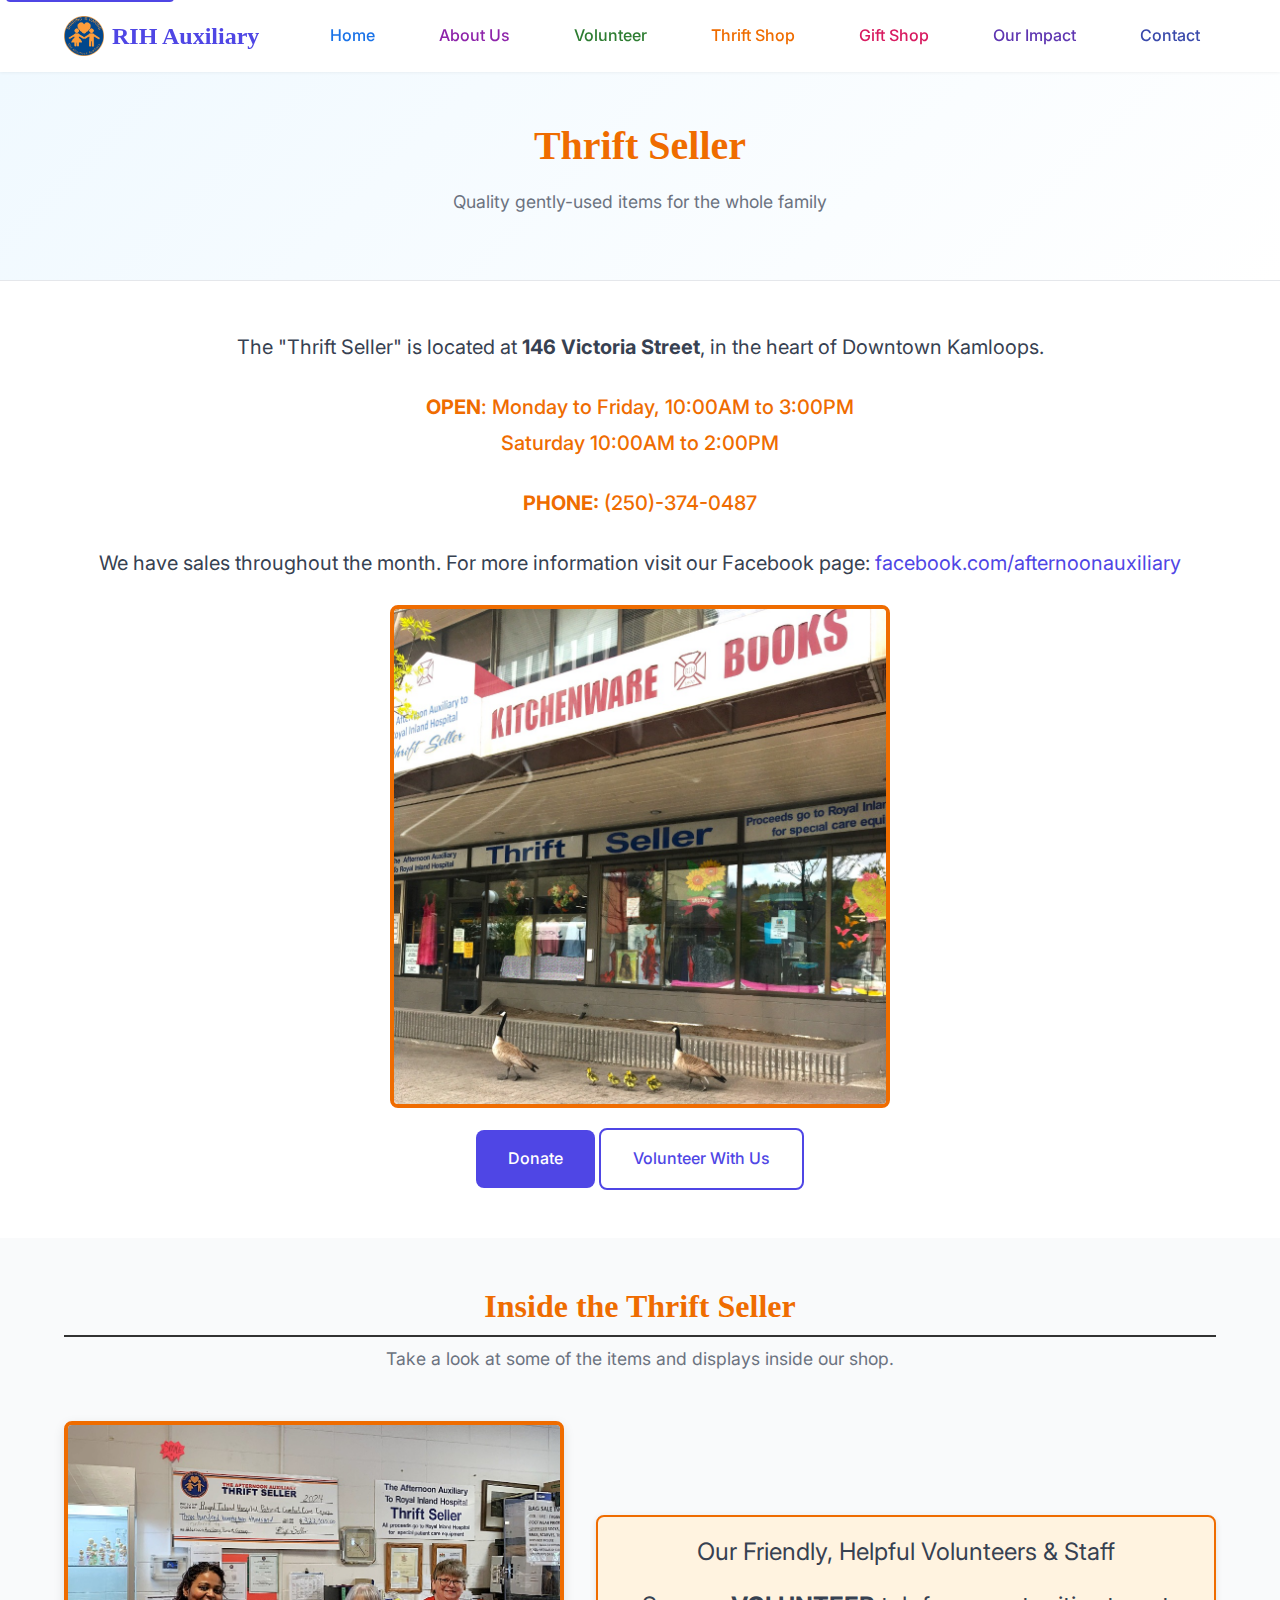
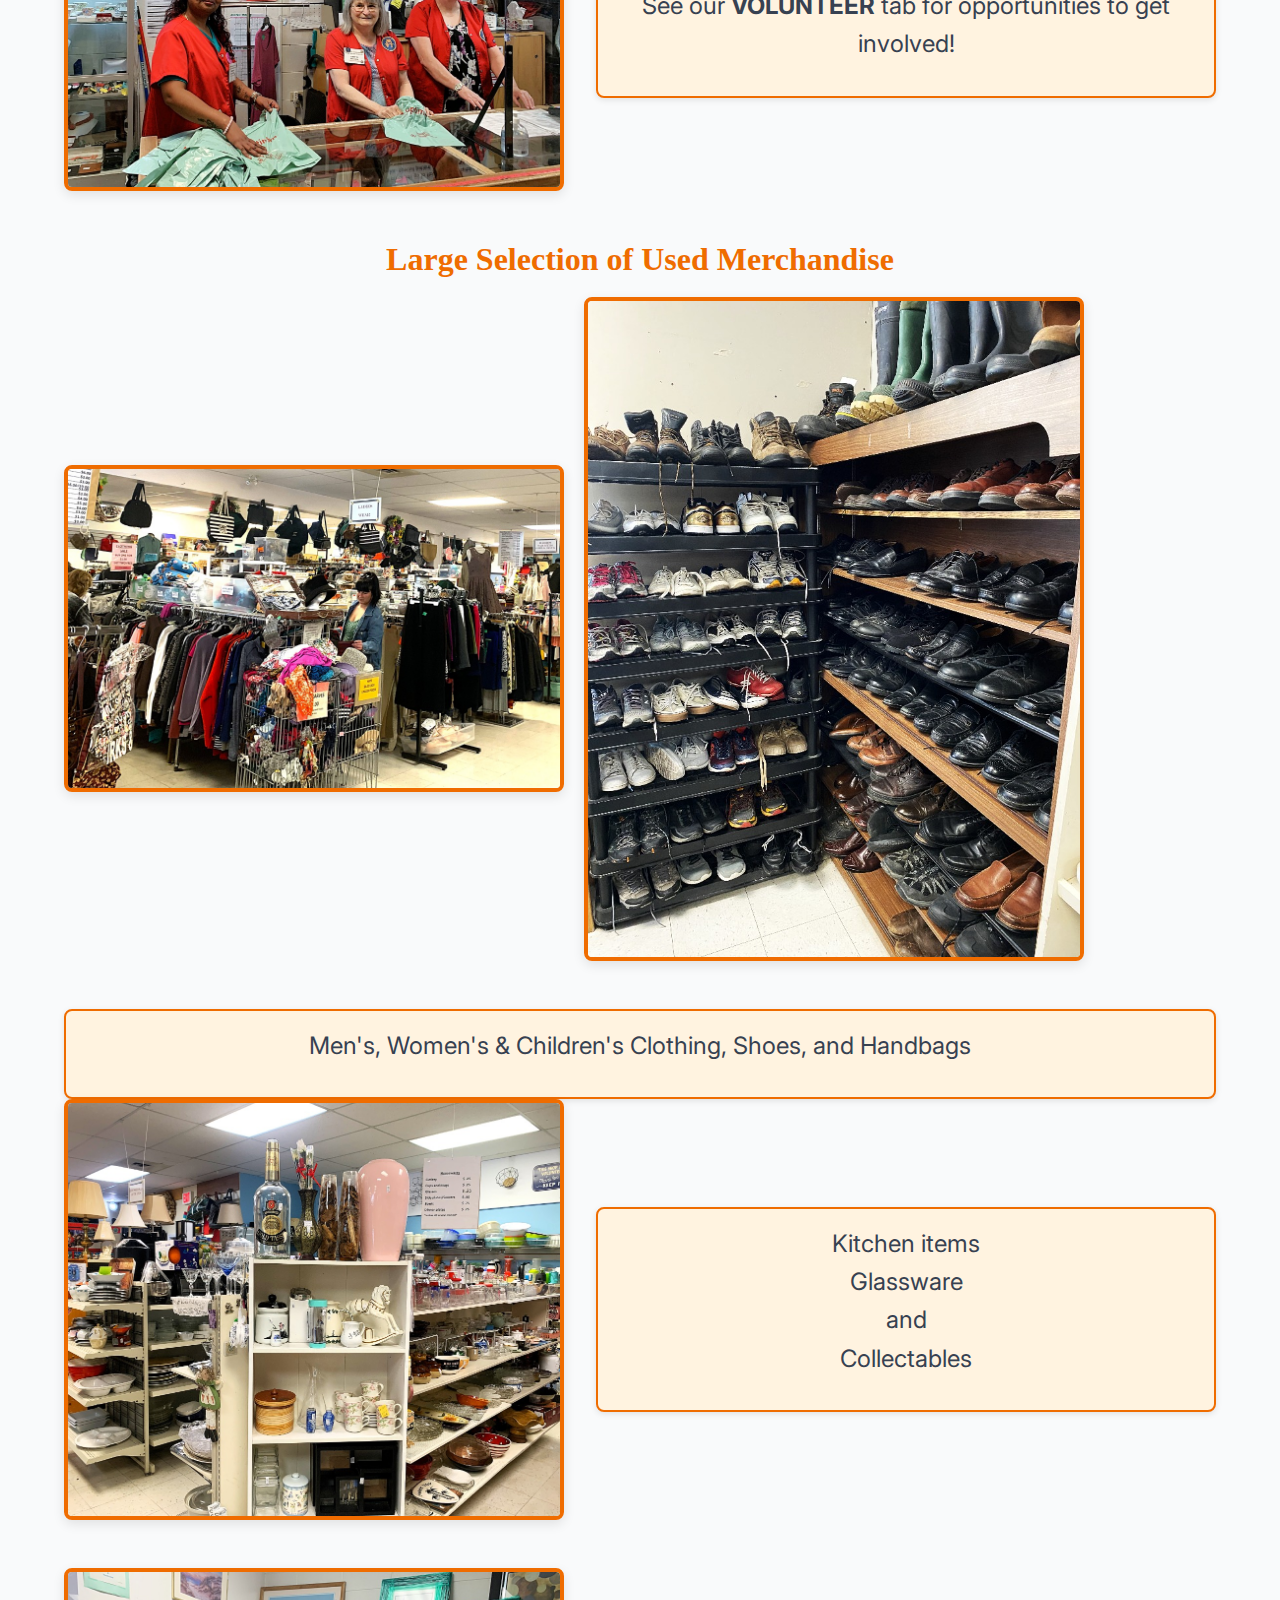
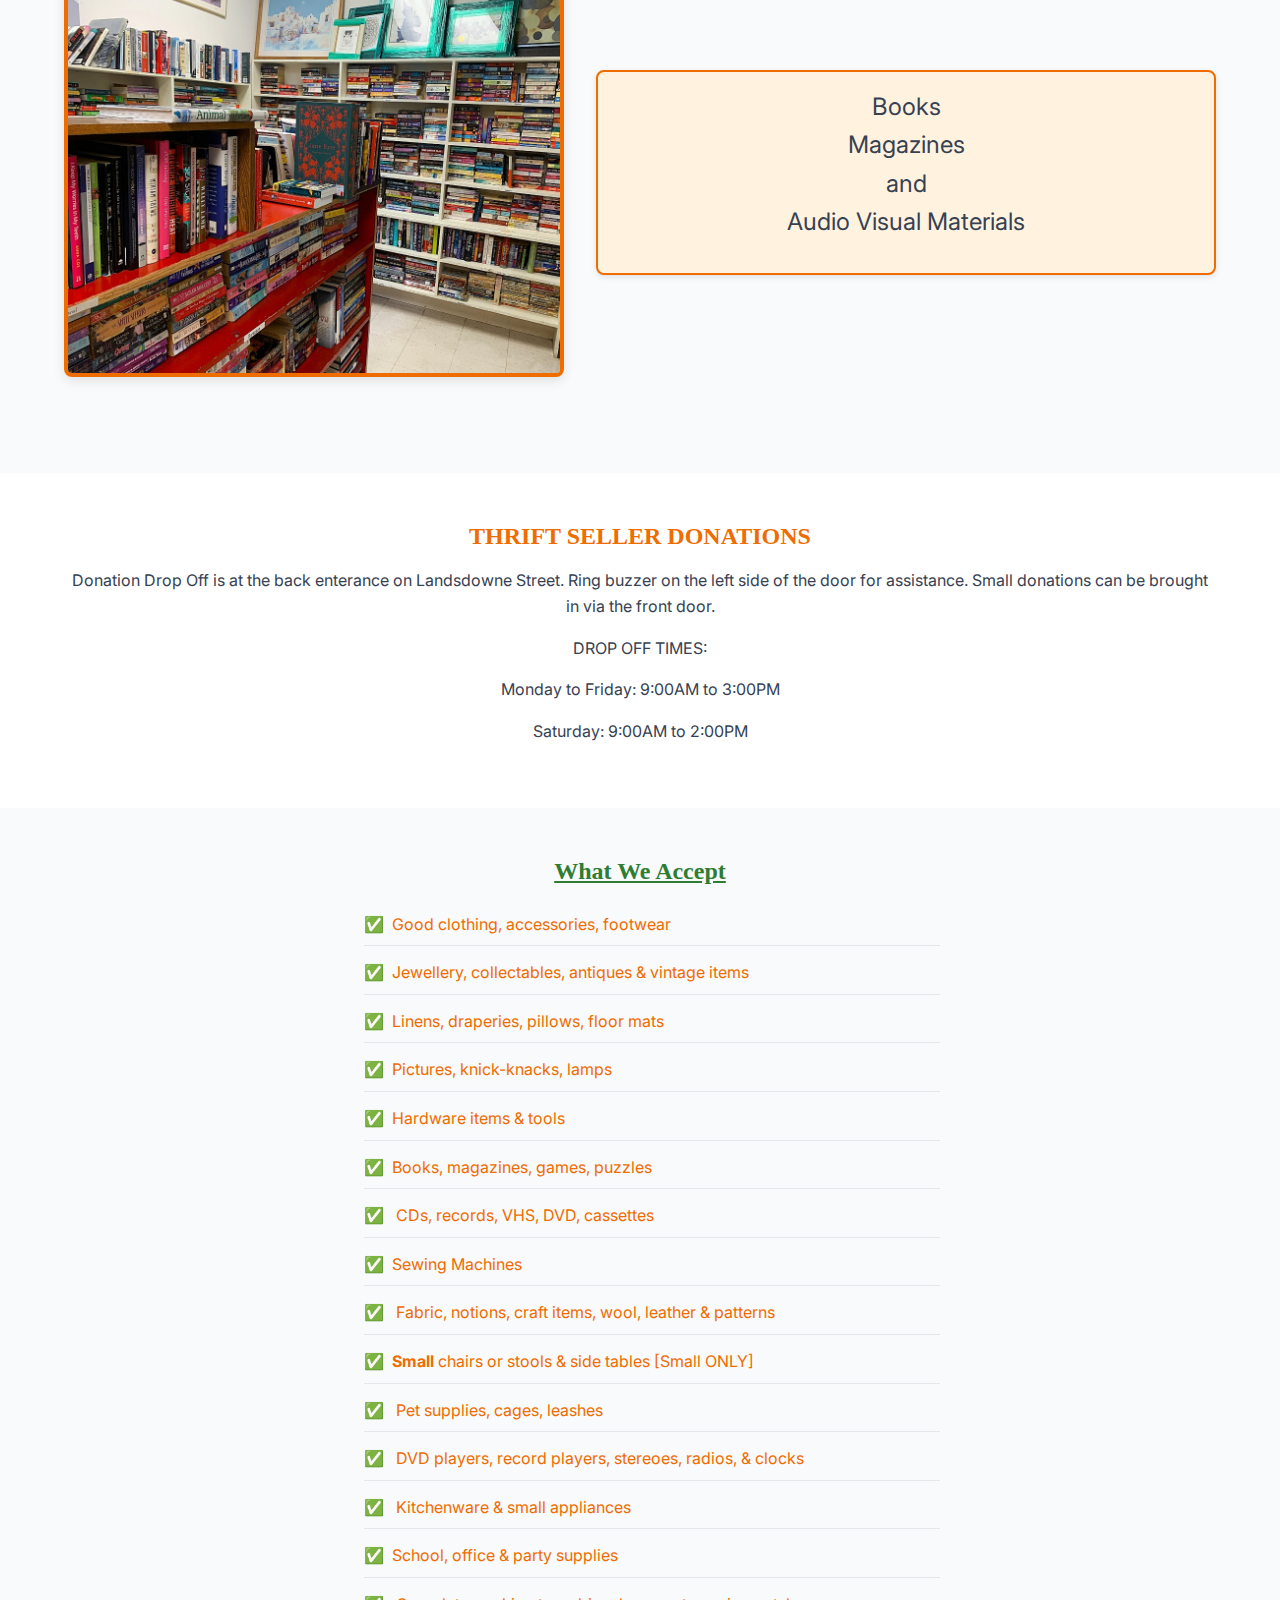
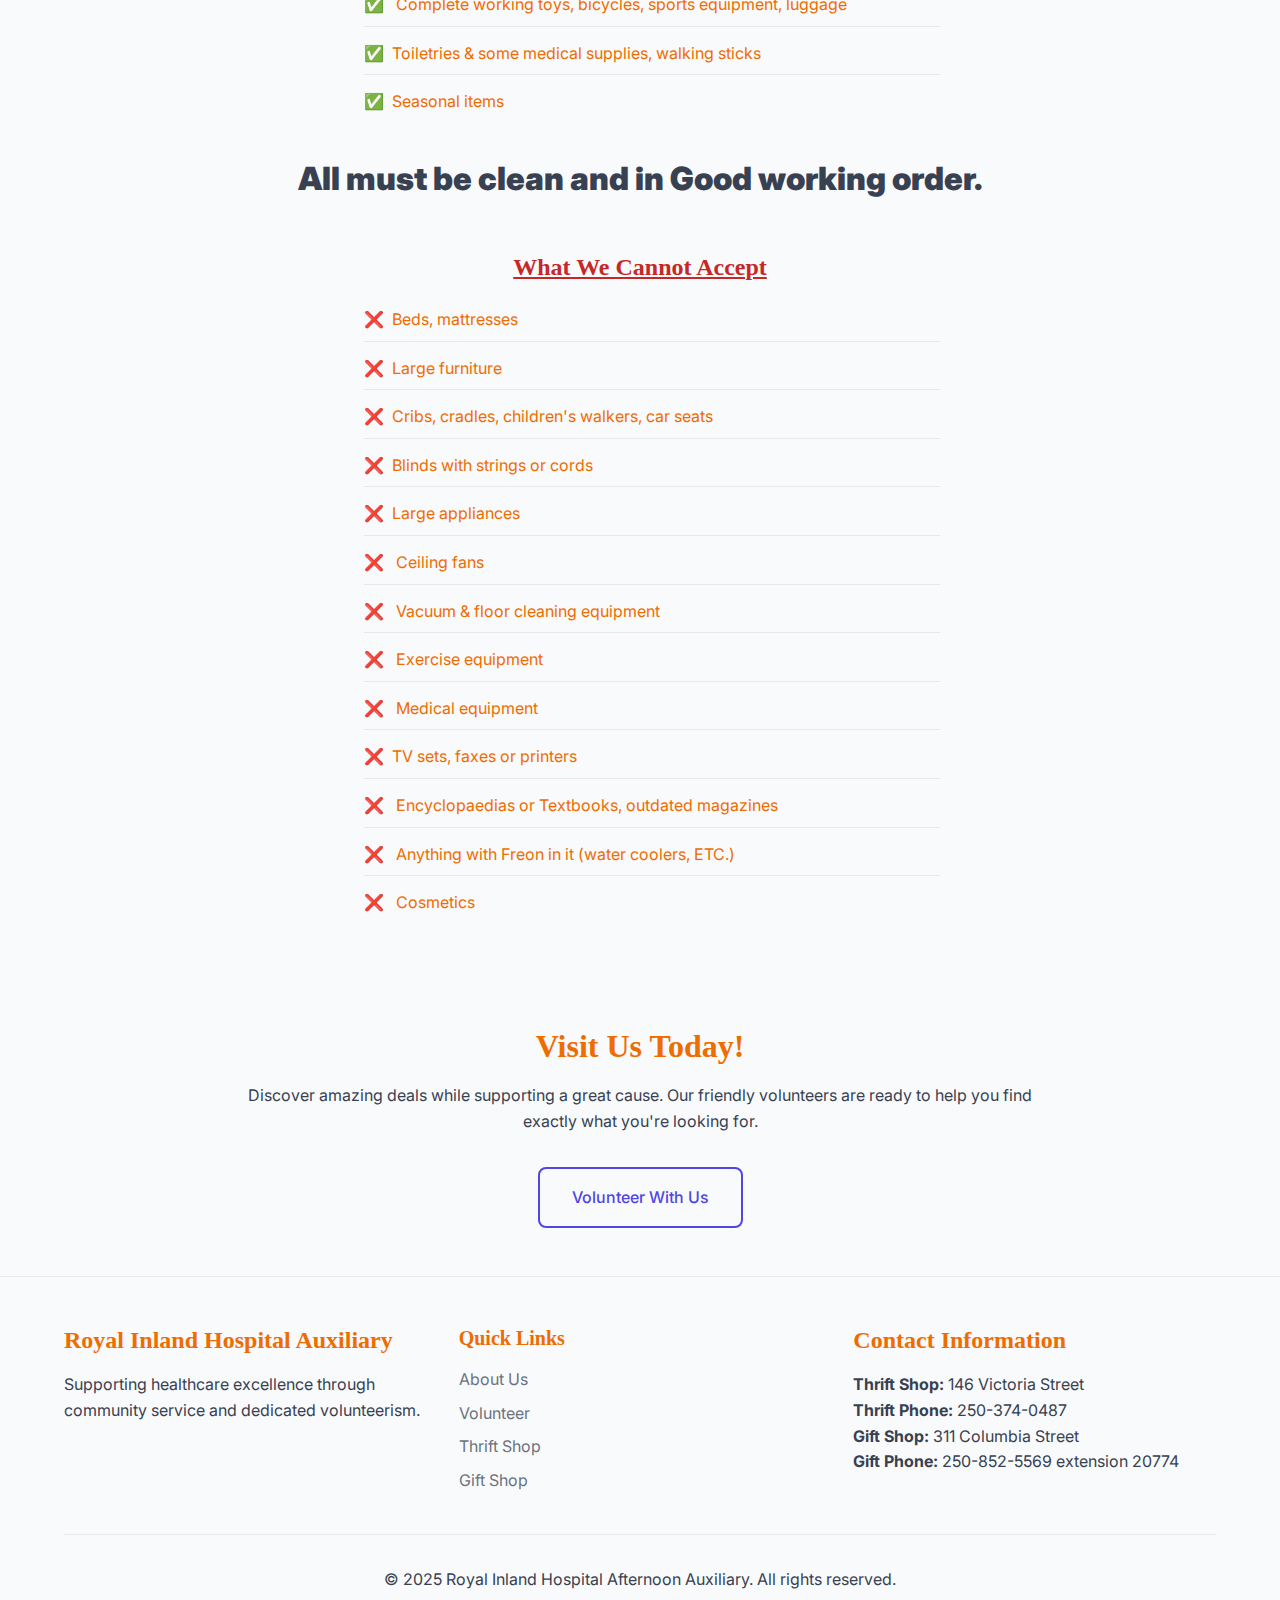
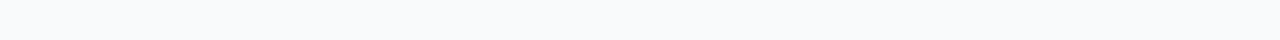
<file: thrift.html>
<!DOCTYPE html>
<html lang="en">
<head>
  <meta charset="UTF-8">
  <meta name="viewport" content="width=device-width, initial-scale=1.0">
  <title>RIH Auxiliary Thrift Shop Kamloops | 146 Victoria Street</title>
  <meta name="description" content="Visit our thrift shop for quality gently-used items. Located at 146 Victoria Street in downtown Kamloops. All proceeds support hospital programs.">
  
  <!-- Favicon -->
  <link rel="icon" type="image/x-icon" href="/favicon.ico">
  <link rel="icon" type="image/png" sizes="32x32" href="/favicon.png">
  <link rel="icon" type="image/png" sizes="16x16" href="/favicon.png">
  <link rel="apple-touch-icon" sizes="180x180" href="/favicon.png">
  <link rel="stylesheet" href="assets/css/premium-styles.css">
  <link rel="preconnect" href="https://fonts.googleapis.com">
  <link rel="preconnect" href="https://fonts.gstatic.com" crossorigin>
  <link href="https://fonts.googleapis.com/css2?family=Inter:wght@300;400;500;600;700&family=Georgia:wght@400;700&display=swap" rel="stylesheet">
</head>
<body class="thrift-page">
  <!-- Skip to main content for accessibility -->
  <a href="#main-content" class="skip-link">Skip to main content</a>

  <!-- Header -->
  <header class="header">
    <nav class="navbar">
      <div class="nav-container">
        <a href="index.html" class="logo">
          <img src="assets/images/RIH_emblem main.png" alt="RIH Auxiliary Logo" width="40" height="40" style="border: none;">
          <span>RIH Auxiliary</span>
        </a>
        
        <button class="menu-toggle" aria-controls="nav-links" aria-expanded="false" aria-label="Toggle navigation menu">
          <span class="hamburger"></span>
        </button>
        
        <ul class="nav-links" id="nav-links">
  <li><a href="index.html" class="nav-link home-tab">Home</a></li>
  <li><a href="about.html" class="nav-link about-tab">About Us</a></li>
  <li><a href="volunteer.html" class="nav-link volunteer-tab">Volunteer</a></li>
  <li><a href="thrift.html" class="nav-link thrift-tab">Thrift Shop</a></li>
  <li><a href="gift-shop.html" class="nav-link gift-tab">Gift Shop</a></li>
  <li><a href="impact.html" class="nav-link impact-tab">Our Impact</a></li>
  <li><a href="contact.html" class="nav-link contact-tab">Contact</a></li>
</ul>

      </div>
    </nav>
  </header>

  <!-- Main Content -->
  <main id="main-content">
    <!-- Page Header -->
    <section class="page-header">
      <div class="container">
        <h1 class="main-heading">Thrift Seller</h1>
        <p>Quality gently-used items for the whole family</p>
      </div>
    </section>

    <!-- Hero Section -->
    <section class="section">
  <div class="container">
    <div class="grid-2">
      <div class="hero-intro">
      <p>The "Thrift Seller" is located at <strong>146 Victoria Street</strong>, in the heart of Downtown Kamloops.</p>
		
        <p class="seller-open page-color"><strong>OPEN</strong>: Monday to Friday, 10:00AM to 3:00PM <br>
      Saturday 10:00AM to 2:00PM</p>
	  
        <p class="page-color"><strong>PHONE:</strong> <a href="tel:+12503740487">(250)-374-0487</a></p>
		
      <p>We have sales throughout the month. For more information visit our Facebook page: 
         <a href="https://www.facebook.com/afternoonauxiliary" target="_blank">facebook.com/afternoonauxiliary</a></p> 
      </div>
	
      <img src="assets/images/Updated Photos/JPEG/thrift1.jpg" alt="Front of Thrift Seller" class="front-store-image">
         
      <div class="thrift-cta">
        <a href="#location" class="btn btn-primary">Donate</a>
        <a href="volunteer.html" class="btn btn-outline">Volunteer With Us</a>
      </div>

    </div>
  </div>
</section>

<!-- Shop Gallery -->
<section class="section section-alt">
  <div class="container">
    <div class="section-header">
      <h2>Inside the Thrift Seller</h2>
      <p>Take a look at some of the items and displays inside our shop.</p>
    </div>

    <!-- Gallery Item 1 (Image Left, Text Right) -->
	<div class="gallery-item">
		<div class="gallery-image">
			<img src="assets/images/Updated Photos/JPEG/thrift2.jpg" alt="friendly-staff-image">
		</div>
			<div class="gallery-text">
			<p> Our Friendly, Helpful Volunteers & Staff </p>
			<p> See our <strong>VOLUNTEER</strong> tab for opportunities to get involved!</p>
			</div>
		</div>

	
	
	
	<!-- Gallery Item 2 (Images side by side, Text below) -->
	<h2>Large Selection of Used Merchandise</h2>
    <div class="gallery-item">
      <div class="gallery-image">
        <img src="assets/images/Updated Photos/JPEG/thrift3.jpg" alt="Thrift Shop Interior">
		  <img src="assets/images/Updated Photos/JPEG/thrift4.jpg" alt="Thrift Shop Shoes">
      </div>
    </div>
    <div class="gallery-text">
      <p>Men's, Women's & Children's Clothing, Shoes, and Handbags</p>
    </div>

  

    <!-- Gallery Item 3 (Image Left, Text Right) -->
    <div class="gallery-item">
      <div class="gallery-image">
        <img src="assets/images/Updated Photos/JPEG/thrift5.jpg" alt="Household Items">
      </div>
      <div class="gallery-text">
       
        <p>Kitchen items<br>
		Glassware<br>
		and<br>
		Collectables</br></p>
      </div>
    </div>

	<!-- Gallery Item 4 (Image Right, Text Left) -->
	<div class="gallery-item reverse">
		<div class="gallery-image">
			<img src="assets/images/Updated Photos/JPEG/thrift6.jpg" alt="Books and More">
		</div>
		<div class="gallery-text">
			<p> Books<br>
			Magazines<br>
			and<br>
			Audio Visual Materials</br></p>
		</div>
  </div>
</section>


    <!-- Location & Hours -->
    <section class="section" id="location">
      <div class="container">
        <div class="grid-2">
          <h3> THRIFT SELLER DONATIONS</h3>
		  <p> Donation Drop Off is at the back enterance on Landsdowne Street. Ring buzzer on the left side of the door for assistance. Small donations can be brought in via the front door.</p>
		  
		  <p>DROP OFF TIMES:</p>
		  <p>Monday to Friday: 9:00AM to 3:00PM</p>
		  <p>Saturday: 9:00AM to 2:00PM</p>
		  
            </div>
          </div>
          
         
                  
               
    </section>

    <!-- Donation Information -->
    <section class="section section-alt">
      <div class="container">
        
        <div class="grid-2">
          <div class="donation-content">
            <h3 class="accepted">What We Accept</h3>
            <ul class="donation-list check-list">
              <li>Good clothing, accessories, footwear</li>
              <li>Jewellery, collectables, antiques & vintage items</li>
              <li>Linens, draperies, pillows, floor mats</li>
              <li>Pictures, knick-knacks, lamps</li>
              <li>Hardware items & tools</li>
              <li>Books, magazines, games, puzzles</li>
			  <li> CDs, records, VHS, DVD, cassettes</li>
			  <li>Sewing Machines</li>
			  <li> Fabric, notions, craft items, wool, leather & patterns</li>
			  <li><strong>Small</strong> chairs or stools & side tables [Small ONLY]</li>
			  <li> Pet supplies, cages, leashes</li>
			  <li> DVD players, record players, stereoes, radios, & clocks</li>
			  <li> Kitchenware & small appliances</li>
			  <li>School, office & party supplies</li>
			  <li> Complete working toys, bicycles, sports equipment, luggage</li>
			  <li>Toiletries & some medical supplies, walking sticks</li>
			  <li>Seasonal items</li>
            </ul>
            <p class="donation-note"><strong> All must be clean and in Good working order.</strong></p>
			
			
            <h3 class="not-accepted">What We Cannot Accept</h3>
            <ul class="donation-list x-list">
              <li>Beds, mattresses</li>
              <li>Large furniture</li>
              <li>Cribs, cradles, children's walkers, car seats</li>
              <li>Blinds with strings or cords</li>
              <li>Large appliances</li>
			  <li> Ceiling fans</li>
			  <li> Vacuum & floor cleaning equipment</li>
			  <li> Exercise equipment</li>
			  <li> Medical equipment</li>
			  <li>TV sets, faxes or printers</li>
			  <li> Encyclopaedias or Textbooks, outdated magazines</li>
			  <li> Anything with Freon in it (water coolers, ETC.)</li>
			  <li> Cosmetics</li>
            </ul>
          </div>  
          </div>
        </div>
      </div>
	  
    </section>

    <!-- CTA Section -->
    <section class="section section-alt">
      <div class="container">
        <div class="cta-content">
          <h2>Visit Us Today!</h2>
          <p>Discover amazing deals while supporting a great cause. Our friendly volunteers are ready to help you find exactly what you're looking for.</p>
          <div class="cta-buttons">
            <a href="volunteer.html" class="btn btn-secondary">Volunteer With Us</a>
          </div>
        </div>
      </div>
    </section>
  </main>

  <!-- Footer -->
  <footer class="footer">
    <div class="container">
      <div class="footer-content">
        <div class="footer-section">
          <h3>Royal Inland Hospital Auxiliary</h3>
          <p>Supporting healthcare excellence through community service and dedicated volunteerism.</p>
        </div>
        
        <div class="footer-section">
          <h4>Quick Links</h4>
          <ul class="footer-links">
            <li><a href="about.html">About Us</a></li>
            <li><a href="volunteer.html">Volunteer</a></li>
            <li><a href="thrift.html">Thrift Shop</a></li>
            <li><a href="gift-shop.html">Gift Shop</a></li>
          </ul>
        </div>
        
        <div class="footer-section">
          <h3>Contact Information</h3>
          <p><strong>Thrift Shop:</strong> 146 Victoria Street<br>
		  <strong>Thrift Phone:</strong> 250-374-0487<br>
          <strong>Gift Shop:</strong> 311 Columbia Street<br>
		  <strong>Gift Phone:</strong> 250-852-5569 extension 20774</p>
        </div>
      </div>
      
      <div class="footer-bottom">
        <p>&copy; 2025 Royal Inland Hospital Afternoon Auxiliary. All rights reserved.</p>
      </div>
    </div>
  </footer>

  <!-- JavaScript -->
  <script>
    // Mobile menu toggle
    document.addEventListener('DOMContentLoaded', function() {
      const menuToggle = document.querySelector('.menu-toggle');
      const navLinks = document.querySelector('.nav-links');
      
      menuToggle.addEventListener('click', function() {
        const isExpanded = menuToggle.getAttribute('aria-expanded') === 'true';
        menuToggle.setAttribute('aria-expanded', !isExpanded);
        navLinks.classList.toggle('show');
      });

      // Close mobile menu when clicking on a link
      document.querySelectorAll('.nav-link').forEach(link => {
        link.addEventListener('click', () => {
          navLinks.classList.remove('show');
          menuToggle.setAttribute('aria-expanded', 'false');
        });
      });

      // Smooth scrolling for anchor links
      document.querySelectorAll('a[href^="#"]').forEach(anchor => {
        anchor.addEventListener('click', function (e) {
          e.preventDefault();
          const target = document.querySelector(this.getAttribute('href'));
          if (target) {
            target.scrollIntoView({
              behavior: 'smooth',
              block: 'start'
            });
          }
        });
      });
    });
  </script>
</body>
</html>
</file>
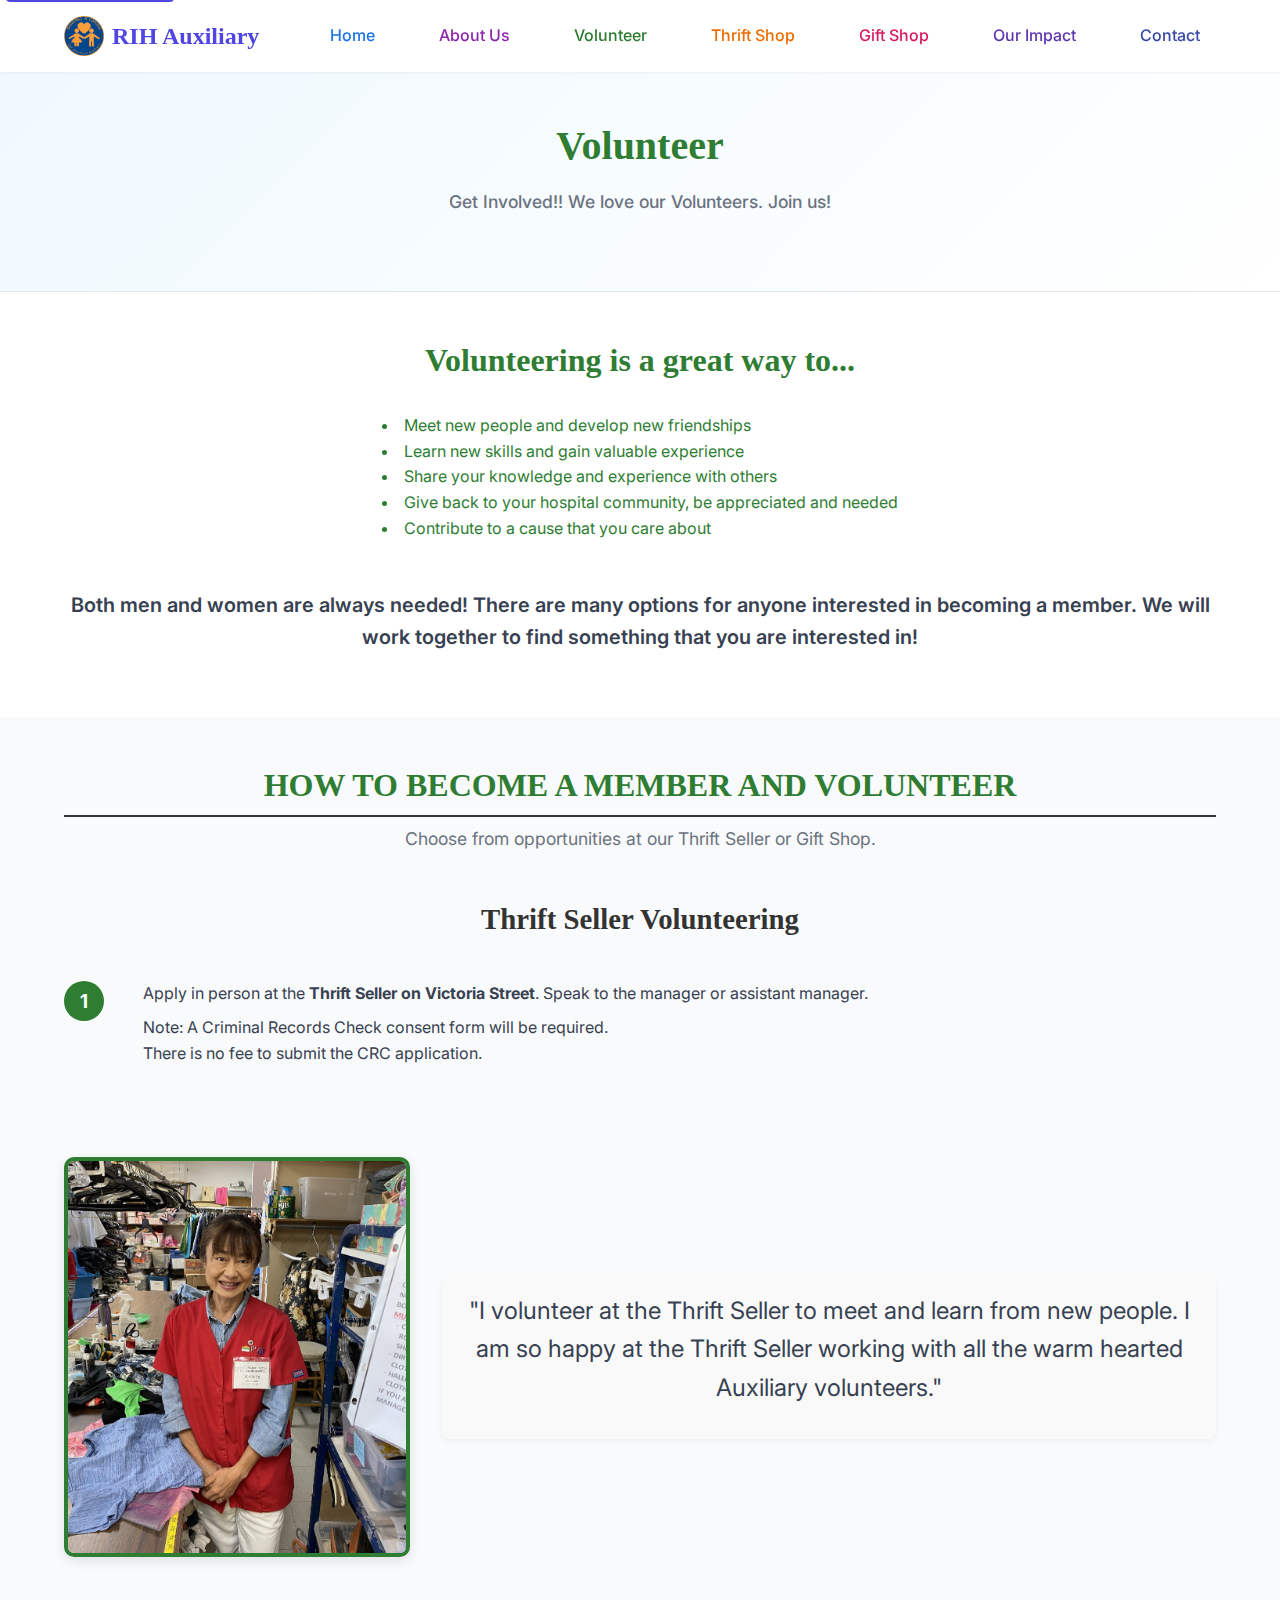
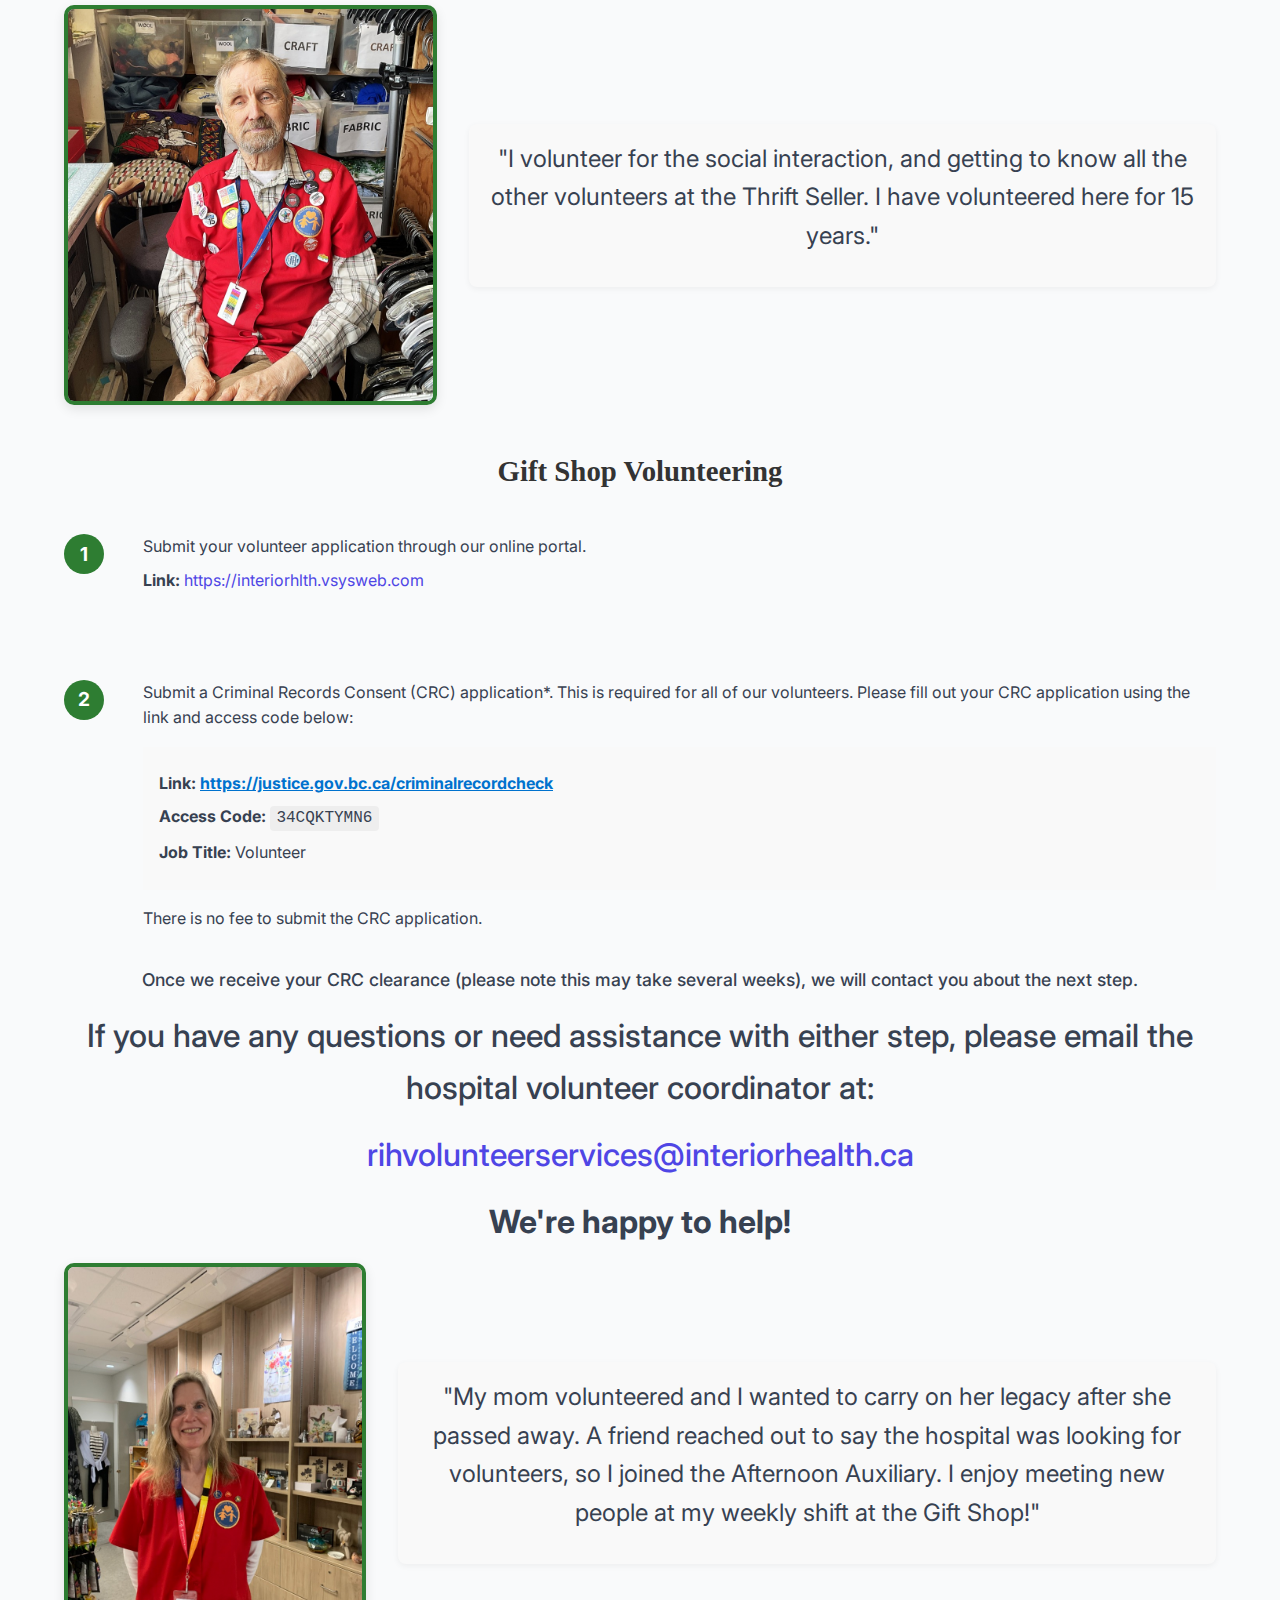
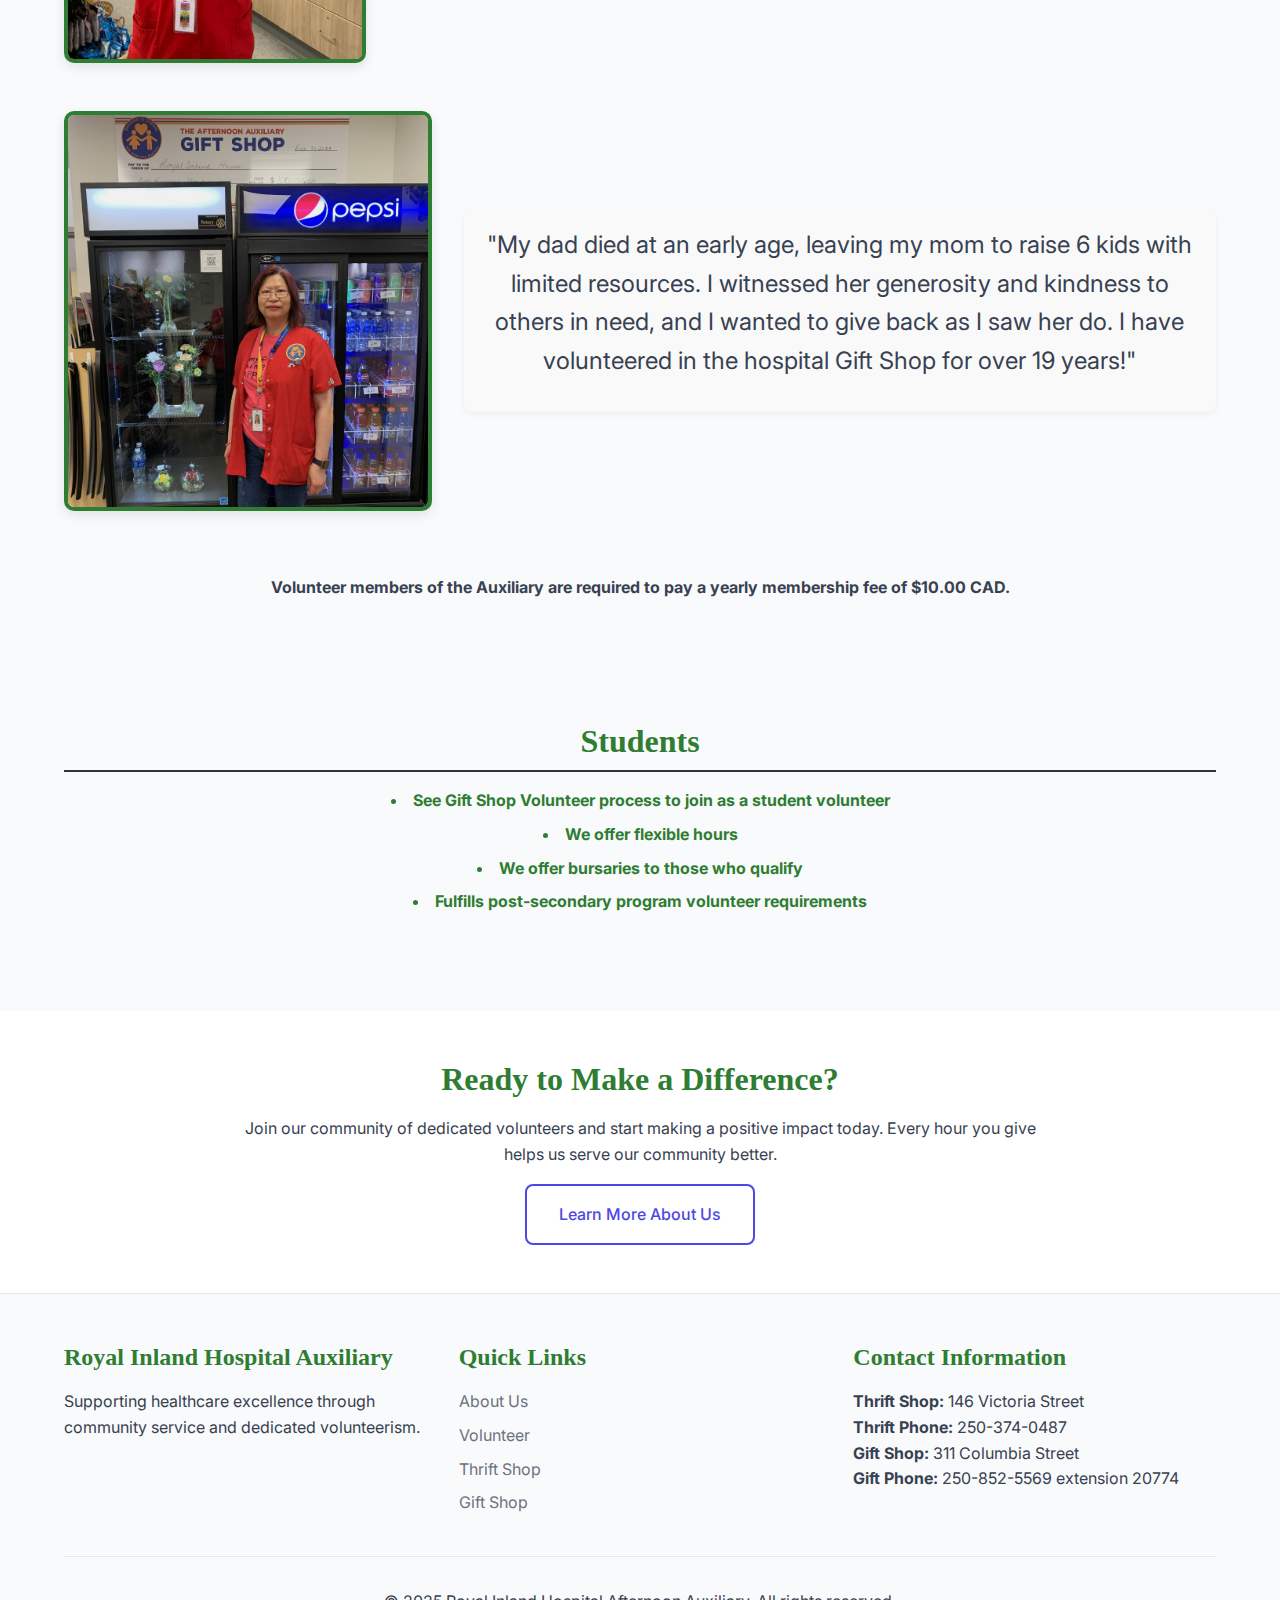
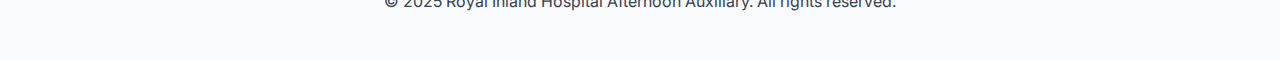
<file: volunteer.html>
<!DOCTYPE html>
<html lang="en">
<head>
  <meta charset="UTF-8">
  <meta name="viewport" content="width=device-width, initial-scale=1.0">
  <title>Volunteer Opportunities RIH Auxiliary Kamloops | Hospital Volunteer Program</title>
  <meta name="description" content="Join RIH Auxiliary volunteer opportunities in Kamloops. Hospital volunteer program, thrift shop volunteers, gift shop positions. Make a difference at Royal Inland Hospital.">
  <meta name="keywords" content="volunteer opportunities Kamloops, RIH Auxiliary volunteers, hospital volunteer program, thrift shop volunteer, gift shop volunteer">
  <meta name="robots" content="index, follow">
  <link rel="canonical" href="https://rih-auxiliary.com/volunteer.html">
  
  <!-- Favicon -->
  <link rel="icon" type="image/x-icon" href="/favicon.ico">
  <link rel="icon" type="image/png" sizes="32x32" href="/favicon.png">
  <link rel="icon" type="image/png" sizes="16x16" href="/favicon.png">
  <link rel="apple-touch-icon" sizes="180x180" href="/favicon.png">
  <link rel="stylesheet" href="assets/css/premium-styles.css">
  <link rel="preconnect" href="https://fonts.googleapis.com">
  <link rel="preconnect" href="https://fonts.gstatic.com" crossorigin>
  <link href="https://fonts.googleapis.com/css2?family=Inter:wght@300;400;500;600;700&family=Georgia:wght@400;700&display=swap" rel="stylesheet">
</head>
<body class="volunteer-page">
  <!-- Skip to main content for accessibility -->
  <a href="#main-content" class="skip-link">Skip to main content</a>

  <!-- Header -->
  <header class="header">
    <nav class="navbar">
      <div class="nav-container">
        <a href="index.html" class="logo">
          <img src="assets/images/RIH_emblem main.png" alt="RIH Auxiliary Logo" width="40" height="40" style="border: none;">
          <span>RIH Auxiliary</span>
        </a>
        
        <button class="menu-toggle" aria-controls="nav-links" aria-expanded="false" aria-label="Toggle navigation menu">
          <span class="hamburger"></span>
        </button>
        
       <ul class="nav-links" id="nav-links">
  <li><a href="index.html" class="nav-link home-tab">Home</a></li>
  <li><a href="about.html" class="nav-link about-tab">About Us</a></li>
  <li><a href="volunteer.html" class="nav-link volunteer-tab">Volunteer</a></li>
  <li><a href="thrift.html" class="nav-link thrift-tab">Thrift Shop</a></li>
  <li><a href="gift-shop.html" class="nav-link gift-tab">Gift Shop</a></li>
  <li><a href="impact.html" class="nav-link impact-tab">Our Impact</a></li>
  <li><a href="contact.html" class="nav-link contact-tab">Contact</a></li>
</ul>

      </div>
    </nav>
  </header>

  <!-- Main Content -->
  <main id="main-content">
    <!-- Page Header -->
    <section class="page-header">
      <div class="container">
        <h1 class="main-heading">Volunteer </h1>
		</div>
		<div>
		<p class="get-involved-text">Get Involved!! We love our Volunteers. Join us!</p>

      </div>
	</section>

<section class="section hero-section">
  <div class="container">
    <div class="hero-content-centered">
      <h2><strong>Volunteering is a great way to...</strong></h2>

      <ul class="hero-list">
        <li>Meet new people and develop new friendships</li>
        <li>Learn new skills and gain valuable experience</li>
        <li>Share your knowledge and experience with others</li>
        <li>Give back to your hospital community, be appreciated and needed</li>
        <li>Contribute to a cause that you care about</li>
      </ul>

      <div class="volunteer-text-1">
        <p>
          Both men and women are always needed! There are many options for anyone 
          interested in becoming a member. We will work together to find something 
          that you are interested in!
        </p>
      </div>
    </div>

    
  </div>
</section>

   <!-- Volunteer Opportunities -->
<section class="section section-alt">
  <div class="container">
    <div class="section-header">
      <h2>HOW TO BECOME A MEMBER AND VOLUNTEER</h2>
      <p>Choose from opportunities at our Thrift Seller or Gift Shop.</p>
    </div>

   
        <!-- Thrift Shop Section -->
    <div class="opportunity">
      <h3>Thrift Seller Volunteering</h3>
      <p class="intro-text"></p>

      <div class="grid-2">
        <div class="opportunity-text">
          <div class="application-steps">
            <div class="step">
              <div class="step-number">1</div>
              <div class="step-content">
                <p>
                  Apply in person at the <strong>Thrift Seller on Victoria Street</strong>. 
                  Speak to the manager or assistant manager.
                </p>
                <p>
                  Note: A Criminal Records Check consent form will be required.<br>
                  There is no fee to submit the CRC application.</p>
            
              </div>
            </div>
          </div>
        </div>
        
      </div>
    </div>

    <!-- Thrift Shop Volunteer Gallery -->
    <div class="gallery-item">
      <div class="gallery-image">
        <img src="assets/images/Updated Photos/JPEG/volunteer-thrift1.jpg" alt="Thrift Shop Volunteers at Work" style="width: 100%; max-width: 450px; height: 400px; object-fit: cover; border: 4px solid #2e7d32; border-radius: 10px; box-shadow: 0 4px 12px rgba(0,0,0,0.1);">
      </div>
      <div class="gallery-text">
        <p>"I volunteer at the Thrift Seller to meet and learn from new people. I am so happy at the Thrift Seller working with all the warm hearted Auxiliary volunteers."</p>
      </div>
    </div>

    <div class="gallery-item reverse">
      <div class="gallery-image">
        <img src="assets/images/Updated Photos/JPEG/volunteer-thrift2.jpg" alt="Thrift Shop Volunteer Team" style="width: 100%; max-width: 450px; height: 400px; object-fit: cover; border: 4px solid #2e7d32; border-radius: 10px; box-shadow: 0 4px 12px rgba(0,0,0,0.1);">
      </div>
      <div class="gallery-text">
        <p>"I volunteer for the social interaction, and getting to know all the other volunteers at the Thrift Seller. I have volunteered here for 15 years."</p>
      </div>
    </div>

    <!-- Gift Shop Section -->
    <div class="opportunity">
      <h3>Gift Shop Volunteering</h3>
      <p class="intro-text">
        
      </p>

      <div class="grid-2 reverse">
        <div class="opportunity-text">
          <p>
           
          </p>
		       <div class="application-steps" style="display: flex; flex-direction: column; gap: 2.5rem;">
          <div class="step" style="display: flex; align-items: flex-start; gap: 1.5rem;">
            <div class="step-number" style="flex-shrink: 0; width: 2.5rem; height: 2.5rem; border-radius: 50%; background-color: #2e7d32; color: white; display: flex; align-items: center; justify-content: center; font-weight: bold; font-size: 1.2rem;">1</div>
            <div class="step-content" style="flex: 1;">
            
              <p>Submit your volunteer application through our online portal.</p>
			  <p><strong>Link:</strong>
			  <a href="https://interiorhlth.vsysweb.com" target="_blank">https://interiorhlth.vsysweb.com</a></p>
            </div>
          </div>
          
          <div class="step" style="display: flex; align-items: flex-start; gap: 1.5rem;">
            <div class="step-number" style="flex-shrink: 0; width: 2.5rem; height: 2.5rem; border-radius: 50%; background-color: #2e7d32; color: white; display: flex; align-items: center; justify-content: center; font-weight: bold; font-size: 1.2rem;">2</div>
            <div class="step-content" style="flex: 1;">
               
                <p>Submit a Criminal Records Consent (CRC) application*. This is required for all of our volunteers. Please fill out your CRC application using the link and access code below:</p>
                <div class="crc-info">
                  <p><strong>Link:</strong>
                  <a id="crc-step" href="https://justice.gov.bc.ca/criminalrecordcheck" target="_blank">https://justice.gov.bc.ca/criminalrecordcheck</a></p>
                  <p><strong>Access Code:</strong> <code>34CQKTYMN6</code></p>
                  <p><strong>Job Title:</strong> Volunteer</p>
                </div>

				<p> There is no fee to submit the CRC application. </p>
			
            </div>
          </div> 
		  </div>
          
         <div class="opportunity-callout">
  <p>Once we receive your CRC clearance (please note this may take several weeks), we will contact you about the next step.</p>

  <p class="volunteer-link3">If you have any questions or need assistance with either step, please email the hospital volunteer coordinator at:</p>
  <a  class="volunteer-link3" href="mailto:rihvolunteerservices@interiorhealth.ca"> rihvolunteerservices@interiorhealth.ca </a></p>
		</div>

<p class="volunteer-link3"><strong> We're happy to help!</strong></p>
         
        </div>
        
        
        <!-- Gift Shop Volunteer Gallery -->
        <div class="gallery-item">
          <div class="gallery-image">
            <img src="assets/images/Updated Photos/JPEG/volunteer-gift1.jpg" alt="Gift Shop Volunteer Assisting Customer" style="width: 100%; max-width: 450px; height: 400px; object-fit: cover; border: 4px solid #2e7d32; border-radius: 10px; box-shadow: 0 4px 12px rgba(0,0,0,0.1);">
          </div>
          <div class="gallery-text">
            <p>"My mom volunteered and I wanted to carry on her legacy after she passed away. A friend reached out to say the hospital was looking for volunteers, so I joined the Afternoon Auxiliary. I enjoy meeting new people at my weekly shift at the Gift Shop!"</p>
          </div>
        </div>

        <div class="gallery-item reverse">
          <div class="gallery-image">
            <img src="assets/images/Updated Photos/JPEG/volunteer-gift2.jpg" alt="Gift Shop Volunteer Team" style="width: 100%; max-width: 450px; height: 400px; object-fit: cover; border: 4px solid #2e7d32; border-radius: 10px; box-shadow: 0 4px 12px rgba(0,0,0,0.1);">
          </div>
          <div class="gallery-text">
            <p>"My dad died at an early age, leaving my mom to raise 6 kids with limited resources. I witnessed her generosity and kindness to others in need, and I wanted to give back as I saw her do. I have volunteered in the hospital Gift Shop for over 19 years!"</p>
          </div>
        </div>
		 
		    
      </div>
    </div>
	
			<!-- Membership Fee Note -->
		<p class="membership-note">
		Volunteer members of the Auxiliary are required to pay a yearly membership fee of $10.00 CAD.
		</p>
		
</section>

    <!-- How to Apply -->
    <section class="section section-alt">
      <div class="container">
        <div class="section-header">
          <h2>Students</h2>
		  <ul class="students-list centered">
			<li><strong> See Gift Shop Volunteer process to join as a student volunteer</strong> </li>
			<li> <strong>We offer flexible hours</strong></li>
			<li> <strong>We offer bursaries to those who qualify</strong></li>
			<li><strong>Fulfills post-secondary program volunteer requirements</strong></li>
			</ul> 
        </div>
        </div>

       
    </section>

    <!-- CTA Section -->
    <section class="section">
      <div class="container">
        <div class="cta-content">
          <h2>Ready to Make a Difference?</h2>
          <p>Join our community of dedicated volunteers and start making a positive impact today. Every hour you give helps us serve our community better.</p>

            <a href="about.html" class="btn btn-secondary">Learn More About Us</a>
          </div>
        </div>
      </div>
    </section>
  </main>

  <!-- Footer -->
  <footer class="footer">
    <div class="container">
      <div class="footer-content">
        <div class="footer-section" style="text-align: left;">
          <h3>Royal Inland Hospital Auxiliary</h3>
          <p>Supporting healthcare excellence through community service and dedicated volunteerism.</p>
        </div>
        
        <div class="footer-section" style="text-align: left;">
          <h3>Quick Links</h3>
          <ul class="footer-links">
            <li><a href="about.html">About Us</a></li>
            <li><a href="volunteer.html">Volunteer</a></li>
            <li><a href="thrift.html">Thrift Shop</a></li>
            <li><a href="gift-shop.html">Gift Shop</a></li>
          </ul>
        </div>
        
        <div class="footer-section" style="text-align: left;">
          <h3>Contact Information</h3>
          <p><strong>Thrift Shop:</strong> 146 Victoria Street<br>
		  <strong>Thrift Phone:</strong> 250-374-0487<br>
          <strong>Gift Shop:</strong> 311 Columbia Street<br>
		  <strong>Gift Phone:</strong> 250-852-5569 extension 20774</p>
        </div>
      </div>
      
      <div class="footer-bottom">
        <p>&copy; 2025 Royal Inland Hospital Afternoon Auxiliary. All rights reserved.</p>
      </div>
    </div>
  </footer>

  <!-- JavaScript -->
  <script>
    // Mobile menu toggle
    document.addEventListener('DOMContentLoaded', function() {
      const menuToggle = document.querySelector('.menu-toggle');
      const navLinks = document.querySelector('.nav-links');
      
      menuToggle.addEventListener('click', function() {
        const isExpanded = menuToggle.getAttribute('aria-expanded') === 'true';
        menuToggle.setAttribute('aria-expanded', !isExpanded);
        navLinks.classList.toggle('show');
      });

      // Close mobile menu when clicking on a link
      document.querySelectorAll('.nav-link').forEach(link => {
        link.addEventListener('click', () => {
          navLinks.classList.remove('show');
          menuToggle.setAttribute('aria-expanded', 'false');
        });
      });
    });
  </script>
</body>
</html>
</file>
<file: assets/css/premium-styles.css>
/* Premium Modern Website Styles */
/* Royal Inland Hospital Afternoon Auxiliary */

/* ===== CSS VARIABLES ===== */
:root {
  /* Typography */
  --font-primary: 'Inter', -apple-system, BlinkMacSystemFont, 'Segoe UI', Roboto, sans-serif;
  --font-heading: 'Georgia', 'Times New Roman', serif;
  
  /* Colors - Light & Elegant */
  --color-primary: #4f46e5;
  --color-primary-light: #6366f1;
  --color-primary-dark: #3730a3;
  --color-accent: #f59e0b;
  --color-accent-light: #fbbf24;
  
  /* Neutral Colors */
  --color-white: #ffffff;
  --color-light-gray: #fafafa;
  --color-gray: #6b7280;
  --color-dark-gray: #374151;
  --color-black: #111827;
  
  /* Background Colors */
  --color-bg-primary: #ffffff;
  --color-bg-secondary: #f9fafb;
  --color-bg-accent: #f0f9ff;
  
  /* Border & Shadow */
  --color-border: #e5e7eb;
  --shadow-light: 0 1px 3px rgba(0, 0, 0, 0.05);
  --shadow-medium: 0 4px 6px rgba(0, 0, 0, 0.07);
  --shadow-heavy: 0 10px 15px rgba(0, 0, 0, 0.1);
  
  /* Spacing */
  --spacing-xs: 0.5rem;
  --spacing-sm: 1rem;
  --spacing-md: 1.5rem;
  --spacing-lg: 2rem;
  --spacing-xl: 3rem;
  --spacing-xxl: 4rem;
  
  /* Border Radius */
  --radius-sm: 4px;
  --radius-md: 8px;
  --radius-lg: 12px;
  --radius-xl: 16px;
  
  /* Transitions */
  --transition-fast: 0.2s ease;
  --transition-normal: 0.3s ease;
  --transition-slow: 0.5s ease;
}

/* ===== RESET & BASE STYLES ===== */
*,
*::before,
*::after {
  box-sizing: border-box;
  margin: 0;
  padding: 0;
}

/* ===== RESPONSIVE IMAGES ===== */
img {
  max-width: 100%;
  height: auto;
  display: block;
}

/* ===== RESPONSIVE UTILITIES ===== */
.responsive-text {
  word-wrap: break-word;
  overflow-wrap: break-word;
  hyphens: auto;
}

.responsive-container {
  width: 100%;
  max-width: 100%;
  box-sizing: border-box;
}

html {
  scroll-behavior: smooth;
  font-size: 16px;
}

body {
  font-family: var(--font-primary);
  line-height: 1.6;
  color: var(--color-black);
  background-color: var(--color-bg-primary);
  -webkit-font-smoothing: antialiased;
  -moz-osx-font-smoothing: grayscale;
  overflow-x: hidden;
}

/* ===== TYPOGRAPHY ===== */
h1, h2, h3, h4, h5, h6 {
  font-family: var(--font-heading);
  font-weight: 600;
  line-height: 1.3;
  margin-bottom: var(--spacing-sm);
  color: var(--color-primary-dark);
}

h1 {
  font-size: 2.5rem;
  font-weight: 700;
}

h2 {
  font-size: 2rem;
}

h3 {
  font-size: 1.5rem;
}

h4 {
  font-size: 1.25rem;
}

p {
  margin-bottom: var(--spacing-sm);
  color: var(--color-dark-gray);
}

a {
  color: var(--color-primary);
  text-decoration: none;
  transition: color var(--transition-fast);
}

a:hover {
  color: var(--color-primary-light);
}

/* ===== LAYOUT CONTAINERS ===== */
.container {
  max-width: 1200px;
  margin: 0 auto;
  padding: 0 var(--spacing-md);
}

.container-wide {
  max-width: 1400px;
  margin: 0 auto;
  padding: 0 var(--spacing-md);
}

.section {
  padding: var(--spacing-xl) 0;
}

.section-alt {
  background-color: var(--color-bg-secondary);
  padding: var(--spacing-xl) 0;
}

/* ===== NAVIGATION ===== */
.navbar {
  background-color: var(--color-white);
  box-shadow: var(--shadow-light);
  position: sticky;
  top: 0;
  z-index: 1000;
  padding: var(--spacing-sm) 0;
}

.nav-container {
  display: flex;
  justify-content: space-between;
  align-items: center;
  max-width: 1200px;
  margin: 0 auto;
  padding: 0 var(--spacing-md);
  position: relative;
}

.logo {
  font-family: var(--font-heading);
  font-size: 1.5rem;
  font-weight: 700;
  color: var(--color-primary);
  text-decoration: none;
  display: flex;
  align-items: center;
  gap: var(--spacing-xs);
}

.logo img {
  height: 40px;
  width: auto;
}

.nav-links {
  display: flex;
  list-style: none;
  gap: var(--spacing-lg);
  margin: 0;
  padding: 0;
}

.nav-links a {
  color: var(--color-dark-gray);
  font-weight: 500;
  padding: var(--spacing-xs) var(--spacing-sm);
  border-radius: var(--radius-sm);
  transition: all var(--transition-fast);
  text-align: center;
  line-height: 1.2;
  white-space: normal;
  display: flex;
  align-items: center;
  justify-content: center;
  min-height: 2.5rem;
}

.nav-links a:hover,
.nav-links a.active {
  background-color: var(--color-bg-accent);
}

.menu-toggle {
  display: none;
  background: none;
  border: none;
  font-size: 1.25rem;
  color: var(--color-primary);
  cursor: pointer;
  padding: var(--spacing-xs);
  border-radius: var(--radius-sm);
  transition: background-color var(--transition-fast);
}

.menu-toggle:hover {
  background-color: var(--color-bg-accent);
}

/* ===== HERO SECTION ===== */
.hero {
  background: linear-gradient(135deg, var(--color-bg-accent) 0%, var(--color-white) 100%);
  color: var(--color-dark-gray);
  padding: var(--spacing-xxl) 0;
  text-align: center;
  border-bottom: 1px solid var(--color-border);
}

.hero-content {
  max-width: 800px;
  margin: 0 auto;
  padding: 0 var(--spacing-md);
}

.hero h1 {
  font-size: 3rem;
  color: var(--color-primary-dark);
  margin-bottom: var(--spacing-md);
}

.hero p {
  font-size: 1.25rem;
  color: var(--color-gray);
  margin-bottom: var(--spacing-lg);
}

.hero-subtitle {
  font-size: 1.1rem;
  margin-bottom: var(--spacing-lg);
}

.hero-buttons {
  display: flex;
  gap: var(--spacing-md);
  justify-content: center;
  flex-wrap: wrap;
}

.hero-image {
  margin-top: var(--spacing-lg);
  text-align: center;
}

.hero-image img {
  max-width: 100%;
  height: auto;
  border-radius: var(--radius-lg);
  box-shadow: var(--shadow-medium);
  display: block;
  margin: 0 auto;
}

/*positioning of the RIH logo on home page*/
.logo-image {
  display: flex;
  justify-content: center;  /* Horizontally center */
  align-items: center;      /* Vertically center if needed */
  margin-bottom: var(--spacing-md); /* Optional spacing below */
}
.RIH-logo {
  max-width: 300px; /* Adjust size as needed */
  width: 100%;
  height: auto;
  display: block;
}


/* ===== GRID LAYOUTS ===== */
.grid {
  display: grid;
  gap: var(--spacing-md);
}

.grid-2 {
  grid-template-columns: repeat(auto-fit, minmax(280px, 1fr));
}

.grid-3 {
  grid-template-columns: repeat(auto-fit, minmax(240px, 1fr));
}

.grid-4 {
  grid-template-columns: repeat(auto-fit, minmax(200px, 1fr));
}

/* Compact Card Groups */
.card-group {
  display: grid;
  gap: var(--spacing-sm);
  margin-bottom: var(--spacing-lg);
}

.card-group.compact {
  grid-template-columns: repeat(auto-fit, minmax(180px, 1fr));
  gap: var(--spacing-xs);
}

.card-group.compact.centered-cards {
  justify-content: center;
  justify-items: center;
  max-width: 800px;
  margin: 0 auto var(--spacing-lg) auto;
}

.card-group.featured {
  grid-template-columns: repeat(auto-fit, minmax(300px, 1fr));
  gap: var(--spacing-md);
}

/* ===== CARDS ===== */
.card {
  background-color: var(--color-white);
  border-radius: var(--radius-md);
  box-shadow: var(--shadow-light);
  padding: var(--spacing-md);
  transition: all var(--transition-normal);
  border: 1px solid var(--color-border);
  height: 100%;
  position: relative;
  overflow: hidden;
}

.card:hover {
  transform: translateY(-2px);
  box-shadow: var(--shadow-medium);
  border-color: var(--color-primary-light);
}

.card::before {
  content: '';
  position: absolute;
  top: 0;
  left: 0;
  right: 0;
  height: 3px;
  background: linear-gradient(90deg, var(--color-primary), var(--color-accent));
  transform: scaleX(0);
  transition: transform var(--transition-normal);
}

.card:hover::before {
  transform: scaleX(1);
}

.card-image {
  width: 100%;
  height: 200px;
  object-fit: cover;
  border-radius: var(--radius-md);
  margin-bottom: var(--spacing-md);
}

.card-content {
  flex: 1;
  display: flex;
  flex-direction: column;
}

.card-title {
  font-size: 1.25rem;
  font-weight: 600;
  color: var(--color-primary-dark);
  margin-bottom: var(--spacing-sm);
}

.card-text {
  color: var(--color-gray);
  margin-bottom: var(--spacing-md);
}

/* ===== BUTTONS ===== */
.btn {
  display: inline-block;
  padding: var(--spacing-sm) var(--spacing-lg);
  background-color: var(--color-primary);
  color: var(--color-white);
  text-decoration: none;
  border-radius: var(--radius-md);
  font-weight: 500;
  transition: all var(--transition-fast);
  border: none;
  cursor: pointer;
  font-size: 1rem;
}

.btn:hover {
  background-color: var(--color-primary-light);
  transform: translateY(-2px);
  box-shadow: var(--shadow-medium);
}

.btn-secondary {
  background-color: transparent;
  color: var(--color-primary);
  border: 2px solid var(--color-primary);
}

.btn-secondary:hover {
  background-color: var(--color-primary);
  color: var(--color-white);
}

.btn-outline {
  background-color: transparent;
  color: var(--color-primary);
  border: 2px solid var(--color-primary);
}

.btn-outline:hover {
  background-color: var(--color-primary);
  color: var(--color-white);
}

.btn-accent {
  background-color: var(--color-accent);
}

.btn-accent:hover {
  background-color: var(--color-accent-light);
}
/* ===== GALLERY ITEMS ===== */
.gallery-item {
  display: grid;
  grid-template-columns: 1fr 1fr;
  align-items: stretch;
  gap: 2rem;
  margin-bottom: 2rem;
}

.gallery-item.reverse {
  grid-template-columns: 1fr 1fr;
  direction: rtl; /* flips order */
}

.gallery-item.reverse .gallery-text {
  direction: ltr; /* keep text readable */
}

/* ===== GALLERY IMAGES ===== */
.gallery-image img,
.gallery-row.equal-images img {
  width: 100%;
  height: 100%;
  object-fit: cover;
  border: 5px solid #c49a6c;
  border-radius: 8px;
}

/* Side-by-side images in gallery */
.gallery-image {
  display: flex;
  gap: 20px;
  justify-content: center;
  align-items: center;
}

.gallery-image img {
  flex: 1;
  max-width: 400px;
  height: 300px;
}

.gallery-row.equal-images {
  display: flex;
  justify-content: center;
  gap: 20px;
  margin: 2rem 0;
}

.gallery-row.equal-images .gallery-image {
  flex: 1;
  max-width: 400px;
}

.gallery-row.equal-images img {
  height: 300px; /* enforce equal height */
}

/* ===== GALLERY TEXTBOXES ===== */
.colored-box,
.volunteer-box {
  border-radius: 8px;
  box-shadow: 0 2px 6px rgba(0,0,0,0.1);
  text-align: center;
  font-weight: 600;
  margin: 1rem auto;
}

.colored-box {
  background-color: #c49a6c;
  color: #fff;
  font-size: 1.2rem;
  padding: 2rem;
  display: flex;
  justify-content: center;
  align-items: center;
  box-shadow: 0 4px 10px rgba(0,0,0,0.15);
}

.thrift-page .gallery-text {
  background-color: #fff3e0;
  border: 2px solid #ef6c00;
  border-radius: 8px;
  padding: 1rem;
  box-shadow: 0 2px 6px rgba(0,0,0,0.1);
  color: #333;
}

/* ===== VOLUNTEER BOX WITH BELOW TEXT ===== */
.gallery-text-wrapper {
  display: flex;
  flex-direction: column;
  align-items: center;
  gap: 1rem; /* spacing between box and below text */
}

.volunteer-box {
  background-color: #fff3e0;
  border: 4px solid #ef6c00;
  padding: 20px;
  max-width: 400px;
  width: 100%;
  font-size: 1.5rem;
}

.below-box {
  text-align: center;
  font-size: 1.3rem;
  color: #333;
  font-weight: 500;
}

/* Remove box styles if needed */
.gallery-text.no-box {
  background: none;
  border: none;
  box-shadow: none;
  padding: 0;
}


/* ===== LISTS ===== */
.feature-list {
  list-style: none;
  padding: 0;
}

.feature-list li {
  padding: var(--spacing-sm) 0;
  border-bottom: 1px solid var(--color-border);
  display: flex;
  align-items: center;
  gap: var(--spacing-sm);
}

.feature-list li:last-child {
  border-bottom: none;
}

.feature-list li::before {
  content: "✓";
  color: var(--color-accent);
  font-weight: bold;
  font-size: 1.2rem;
}

/* ===== FOOTER ===== */
.footer {
  background-color: var(--color-bg-secondary);
  color: var(--color-dark-gray);
  padding: var(--spacing-xl) 0 var(--spacing-lg);
  border-top: 1px solid var(--color-border);
}

.footer-content {
  display: grid;
  grid-template-columns: repeat(auto-fit, minmax(250px, 1fr));
  gap: var(--spacing-lg);
  margin-bottom: var(--spacing-lg);
}

.footer-section h3,
.footer-section h4 {
  color: var(--color-primary-dark);
  margin-bottom: var(--spacing-sm);
}

.footer-links {
  list-style: none;
  padding: 0;
}

.footer-links li {
  margin-bottom: var(--spacing-xs);
}

.footer-links a {
  color: var(--color-gray);
  transition: color var(--transition-fast);
}

.footer-links a:hover {
  color: var(--color-primary);
}

.footer-bottom {
  border-top: 1px solid var(--color-border);
  padding-top: var(--spacing-lg);
  text-align: center;
  color: var(--color-gray);
}

/* ===== ADDITIONAL COMPONENTS ===== */

/* Page Header */
.page-header {
  background: linear-gradient(135deg, var(--color-bg-accent) 0%, var(--color-white) 100%);
  color: var(--color-dark-gray);
  padding: var(--spacing-xl) 0;
  text-align: center;
  border-bottom: 1px solid var(--color-border);
}

.page-header h1 {
  color: var(--color-primary-dark);
  margin-bottom: var(--spacing-sm);
}

.page-header p {
  color: var(--color-gray);
  font-size: 1.1rem;
}

/* Section Headers */
.section-header {
  text-align: center;
  margin-bottom: var(--spacing-xl);
}

.section-header h2 {
  margin-bottom: var(--spacing-sm);
}

.section-header p {
  color: var(--color-gray);
  font-size: 1.1rem;
  max-width: 600px;
  margin: 0 auto;
}

/* Service Cards */
.service-card {
  height: 100%;
  display: flex;
  flex-direction: column;
  text-align: center;
}

.service-card .card-content {
  flex: 1;
  display: flex;
  flex-direction: column;
  align-items: center;
}

.service-card .card-image {
  width: 80px;
  height: 80px;
  margin: 0 auto var(--spacing-sm);
  border-radius: 50%;
  background: var(--color-bg-accent);
  display: flex;
  align-items: center;
  justify-content: center;
  font-size: 2rem;
  color: var(--color-primary);
  transition: all var(--transition-normal);
}

.service-card:hover .card-image {
  background: var(--color-primary);
  color: var(--color-white);
  transform: scale(1.1);
}

.service-card h3 {
  font-size: 1.1rem;
  margin-bottom: var(--spacing-xs);
  color: var(--color-primary-dark);
}

.service-card p {
  font-size: 0.9rem;
  color: var(--color-gray);
  margin-bottom: var(--spacing-sm);
  line-height: 1.4;
}

.service-card .btn {
  margin-top: auto;
  padding: var(--spacing-xs) var(--spacing-md);
  font-size: 0.85rem;
}

/* Impact Cards */
.impact-card {
  text-align: center;
  padding: var(--spacing-md);
  background: var(--color-white);
  border-radius: var(--radius-md);
  border: 1px solid var(--color-border);
  transition: all var(--transition-normal);
}

.impact-card:hover {
  transform: translateY(-2px);
  box-shadow: var(--shadow-medium);
  border-color: var(--color-primary-light);
}

.impact-card .impact-icon {
  width: 60px;
  height: 60px;
  margin: 0 auto var(--spacing-sm);
  border-radius: 50%;
  background: var(--color-bg-accent);
  display: flex;
  align-items: center;
  justify-content: center;
  font-size: 1.5rem;
  color: var(--color-primary);
  transition: all var(--transition-normal);
}

.impact-card:hover .impact-icon {
  background: var(--color-primary);
  color: var(--color-white);
  transform: scale(1.1);
}

.impact-card h3 {
  font-size: 1rem;
  margin-bottom: var(--spacing-xs);
  color: var(--color-primary-dark);
}

.impact-card p {
  font-size: 0.85rem;
  color: var(--color-gray);
  line-height: 1.4;
}

.impact-icon {
  font-size: 3rem;
  margin-bottom: var(--spacing-md);
}

/* CTA Sections */
.cta-content {
  text-align: center;
  max-width: 800px;
  margin: 0 auto;
}

.cta-buttons {
  display: flex;
  gap: var(--spacing-md);
  justify-content: center;
  flex-wrap: wrap;
  margin-top: var(--spacing-lg);
}

/* Volunteer Benefits Section */
.volunteer-benefits {
  text-align: center;
}

.volunteer-benefits h3 {
  margin-bottom: var(--spacing-lg);
  color: var(--color-primary-dark);
}

.volunteer-button-container {
  display: flex;
  justify-content: center;
  margin-top: var(--spacing-lg);
}

/* Board Members */
.board-grid {
  display: grid;
  grid-template-columns: repeat(auto-fit, minmax(250px, 1fr));
  gap: var(--spacing-lg);
}

.board-member {
  text-align: center;
  padding: var(--spacing-lg);
}

.member-photo {
  width: 200px;
  height: 200px;
  margin: 0 auto var(--spacing-md);
  border-radius: 50%;
  overflow: hidden;
  box-shadow: var(--shadow-medium);
  display: flex;
  align-items: center;
  justify-content: center;
}

.member-photo img {
  width: 100%;
  height: 100%;
  object-fit: cover;
  object-position: center;
}

/* Mission Values */
.mission-values {
  display: grid;
  grid-template-columns: repeat(auto-fit, minmax(200px, 1fr));
  gap: var(--spacing-md);
  margin-top: var(--spacing-lg);
}

.value-item {
  text-align: center;
  padding: var(--spacing-md);
}

.value-icon {
  font-size: 2.5rem;
  margin-bottom: var(--spacing-sm);
}

/* Benefits List */
.benefits-list {
  display: grid;
  gap: var(--spacing-md);
  margin-top: var(--spacing-lg);
}

.benefit-item {
  display: flex;
  gap: var(--spacing-md);
  align-items: flex-start;
}

.benefit-icon {
  font-size: 2rem;
  flex-shrink: 0;
}

/* Opportunity Cards */
.opportunity-card {
  display: grid;
  grid-template-columns: 1fr 1fr;
  gap: var(--spacing-lg);
  align-items: center;
}

.opportunity-image img {
  width: 100%;
  height: 300px;
  object-fit: cover;
  border-radius: var(--radius-lg);
}

.opportunity-details {
  list-style: none;
  padding: 0;
  margin: var(--spacing-md) 0;
}

.opportunity-details li {
  padding: var(--spacing-xs) 0;
  border-bottom: 1px solid var(--color-border);
}

.opportunity-details li:last-child {
  border-bottom: none;
}

.opportunity-details li::before {
  content: "•";
  color: var(--color-accent);
  font-weight: bold;
  margin-right: var(--spacing-sm);
}

/* Story Cards */
.story-card {
  background: var(--color-white);
  padding: var(--spacing-lg);
  border-radius: var(--radius-lg);
  box-shadow: var(--shadow-light);
  border: 1px solid var(--color-border);
}

.story-quote {
  font-style: italic;
  font-size: 1.1rem;
  color: var(--color-dark-gray);
  margin-bottom: var(--spacing-md);
  padding: var(--spacing-md);
  background: var(--color-bg-secondary);
  border-radius: var(--radius-md);
  border-left: 4px solid var(--color-accent);
}

.story-author {
  display: flex;
  align-items: center;
  gap: var(--spacing-sm);
}

.author-avatar {
  font-size: 2rem;
  flex-shrink: 0;
}

.author-info h4 {
  margin: 0;
  color: var(--color-primary-dark);
}

.author-info p {
  margin: 0;
  color: var(--color-gray);
  font-size: 0.9rem;
}

/* Application Steps */
.application-steps {
  display: grid;
  gap: var(--spacing-lg);
}

.step {
  display: flex;
  gap: var(--spacing-md);
  align-items: flex-start;
}

.application-steps {
  max-width: 700px;   /* keeps it neat, adjust if needed */
  margin: 0 auto;     /* centers the entire block */
}

.application-steps .step {
  display: flex;         /* keeps number + text on one line */
  align-items: flex-start;
  margin: 1.2em 0;
  justify-content: center; /* centers each step as a row */
}

.step-number {
  flex-shrink: 0;
  width: 35px;
  height: 35px;
  border-radius: 50%;
  background: #2e7d32;  /* change to your theme color */
  color: #fff;
  display: flex;
  align-items: center;
  justify-content: center;
  font-weight: bold;
  margin-right: 15px;
}

.step-number-contact {
  flex-shrink: 0;
  width: 35px;
  height: 35px;
  border-radius: 50%;
  background: #3949ab;  /* change to your theme color */
  color: #fff;
  display: flex;
  align-items: center;
  justify-content: center;
  font-weight: bold;
  margin-right: 15px;
}
.step-content {
  max-width: 100%;  /* allows full width for proper wrapping */
  text-align: left;  /* keeps step text aligned neatly */
  word-wrap: break-word;
  overflow-wrap: break-word;
  hyphens: auto;
}

.step-content p {
  word-wrap: break-word;
  overflow-wrap: break-word;
  hyphens: auto;
  margin-bottom: 0.5rem;
}

.step-content a {
  word-wrap: break-word;
  overflow-wrap: break-word;
  hyphens: auto;
  display: inline-block;
  max-width: 100%;
}

/* Override inline styles for proper wrapping and alignment */
.application-steps {
  display: flex !important;
  flex-direction: column !important;
  gap: 2.5rem !important;
  max-width: 100% !important;
  width: 100% !important;
}

.application-steps .step {
  display: flex !important;
  align-items: flex-start !important;
  gap: 1.5rem !important;
  width: 100% !important;
  max-width: 100% !important;
  box-sizing: border-box !important;
}

.application-steps .step-number {
  flex-shrink: 0 !important;
  width: 2.5rem !important;
  height: 2.5rem !important;
  border-radius: 50% !important;
  background-color: #2e7d32 !important;
  color: white !important;
  display: flex !important;
  align-items: center !important;
  justify-content: center !important;
  font-weight: bold !important;
  font-size: 1.2rem !important;
}

.application-steps .step-content {
  flex: 1 !important;
  max-width: 100% !important;
  width: 100% !important;
  word-wrap: break-word !important;
  overflow-wrap: break-word !important;
  hyphens: auto !important;
  box-sizing: border-box !important;
}

.application-steps .step-content p {
  word-wrap: break-word !important;
  overflow-wrap: break-word !important;
  hyphens: auto !important;
  max-width: 100% !important;
}

.application-steps .step-content a {
  word-wrap: break-word !important;
  overflow-wrap: break-word !important;
  hyphens: auto !important;
  max-width: 100% !important;
  display: inline-block !important;
}

/* Specific handling for CRC info section */
.crc-info {
  word-wrap: break-word !important;
  overflow-wrap: break-word !important;
  max-width: 100% !important;
}

.crc-info p {
  word-wrap: break-word !important;
  overflow-wrap: break-word !important;
  max-width: 100% !important;
}

.crc-info a {
  word-wrap: break-word !important;
  overflow-wrap: break-word !important;
  max-width: 100% !important;
  display: inline-block !important;
}

.crc-info code {
  word-wrap: break-word !important;
  overflow-wrap: break-word !important;
  max-width: 100% !important;
}

/* Contact Form */
.contact-form-container {
  max-width: 800px;
  margin: 0 auto;
}

.form-header {
  text-align: center;
  margin-bottom: var(--spacing-xl);
}

.contact-form {
  background: var(--color-white);
  padding: var(--spacing-xl);
  border-radius: var(--radius-lg);
  box-shadow: var(--shadow-light);
  border: 1px solid var(--color-border);
}

.form-row {
  display: grid;
  grid-template-columns: 1fr 1fr;
  gap: var(--spacing-md);
}

.form-group {
  margin-bottom: var(--spacing-md);
}

.form-group label {
  display: block;
  margin-bottom: var(--spacing-xs);
  font-weight: 500;
  color: var(--color-dark-gray);
}

.form-group input,
.form-group select,
.form-group textarea {
  width: 100%;
  padding: var(--spacing-sm);
  border: 1px solid var(--color-border);
  border-radius: var(--radius-sm);
  font-family: inherit;
  font-size: 1rem;
  transition: border-color var(--transition-fast);
}

.form-group input:focus,
.form-group select:focus,
.form-group textarea:focus {
  outline: none;
  border-color: var(--color-primary);
  box-shadow: 0 0 0 3px rgba(44, 90, 160, 0.1);
}

.form-group input.error,
.form-group select.error,
.form-group textarea.error {
  border-color: #dc3545;
}

.checkbox-label {
  display: flex;
  align-items: flex-start;
  gap: var(--spacing-sm);
  cursor: pointer;
}

.checkbox-label input[type="checkbox"] {
  width: auto;
  margin-top: 2px;
}

/* Contact Methods */
.contact-methods {
  display: grid;
  gap: var(--spacing-md);
  margin-top: var(--spacing-lg);
}

.contact-method {
  display: flex;
  gap: var(--spacing-sm);
  align-items: flex-start;
}

.method-icon {
  font-size: 1.5rem;
  flex-shrink: 0;
}

/* Location Cards */
.locations-grid {
  display: grid;
  grid-template-columns: repeat(auto-fit, minmax(400px, 1fr));
  gap: var(--spacing-lg);
}

.location-card {
  background: var(--color-white);
  padding: var(--spacing-lg);
  border-radius: var(--radius-lg);
  box-shadow: var(--shadow-light);
  border: 1px solid var(--color-border);
}

.location-header {
  display: flex;
  align-items: center;
  gap: var(--spacing-sm);
  margin-bottom: var(--spacing-md);
}

.location-icon {
  font-size: 2rem;
}

.location-details p {
  margin-bottom: var(--spacing-sm);
}

/* Volunteer Info */
.volunteer-info {
  display: grid;
  grid-template-columns: 1fr 1fr;
  gap: var(--spacing-xl);
}

.volunteer-steps {
  display: grid;
  gap: var(--spacing-lg);
}

.step-item {
  display: flex;
  gap: var(--spacing-md);
  align-items: flex-start;
}

.benefits-list {
  list-style: none;
  padding: 0;
}

.benefits-list li {
  padding: var(--spacing-xs) 0;
  border-bottom: 1px solid var(--color-border);
}

.benefits-list li:last-child {
  border-bottom: none;
}

.benefits-list li::before {
  content: "✓";
  color: var(--color-accent);
  font-weight: bold;
  margin-right: var(--spacing-sm);
}

/* FAQ */
.faq-container {
  max-width: 800px;
  margin: 0 auto;
}

.faq-item {
  border: 1px solid var(--color-border);
  border-radius: var(--radius-md);
  margin-bottom: var(--spacing-sm);
  overflow: hidden;
}

.faq-question {
  width: 100%;
  background: var(--color-white);
  border: none;
  padding: var(--spacing-md);
  text-align: left;
  font-size: 1rem;
  font-weight: 500;
  color: var(--color-dark-gray);
  cursor: pointer;
  display: flex;
  justify-content: space-between;
  align-items: center;
  transition: background-color var(--transition-fast);
}

.faq-question:hover {
  background-color: var(--color-bg-secondary);
}

.faq-icon {
  font-size: 1.5rem;
  font-weight: bold;
  color: var(--color-primary);
}

.faq-answer {
  max-height: 0;
  overflow: hidden;
  transition: max-height var(--transition-normal);
  background-color: var(--color-bg-secondary);
}

.faq-answer p {
  padding: var(--spacing-md);
  margin: 0;
}

/* Impact Stats */
.impact-stats {
  display: grid;
  grid-template-columns: repeat(auto-fit, minmax(100px, 1fr));
  gap: var(--spacing-sm);
  margin-top: var(--spacing-lg);
}

.stat-item {
  text-align: center;
  padding: var(--spacing-sm);
  background: var(--color-white);
  border-radius: var(--radius-md);
  border: 1px solid var(--color-border);
  transition: all var(--transition-normal);
}

.stat-item:hover {
  transform: translateY(-2px);
  box-shadow: var(--shadow-medium);
  border-color: var(--color-primary-light);
}

.stat-number {
  font-size: 2rem;
  font-weight: bold;
  color: var(--color-primary);
  margin-bottom: var(--spacing-xs);
}

.stat-label {
  color: var(--color-gray);
  font-size: 0.8rem;
  font-weight: 500;
}

/* Environmental Stats */
.environmental-stats {
  display: grid;
  grid-template-columns: repeat(auto-fit, minmax(150px, 1fr));
  gap: var(--spacing-md);
  margin: var(--spacing-lg) 0;
}

.env-stat {
  text-align: center;
}

.env-stat-number {
  font-size: 2rem;
  font-weight: bold;
  color: var(--color-accent);
  margin-bottom: var(--spacing-xs);
}

.env-stat-label {
  color: var(--color-gray);
  font-size: 0.9rem;
}

/* Achievements Grid */
.achievements-grid {
  display: grid;
  gap: var(--spacing-lg);
}

.achievement-item {
  display: grid;
  grid-template-columns: 300px 1fr;
  gap: var(--spacing-lg);
  background: var(--color-white);
  padding: var(--spacing-lg);
  border-radius: var(--radius-lg);
  box-shadow: var(--shadow-light);
  border: 1px solid var(--color-border);
}

.achievement-image img {
  width: 100%;
  height: 200px;
  object-fit: cover;
  border-radius: var(--radius-md);
}

.achievement-meta {
  display: flex;
  gap: var(--spacing-md);
  margin-top: var(--spacing-md);
}

.achievement-date,
.achievement-category {
  background: var(--color-bg-accent);
  color: var(--color-primary);
  padding: var(--spacing-xs) var(--spacing-sm);
  border-radius: var(--radius-sm);
  font-size: 0.9rem;
  font-weight: 500;
}

/* Goals Grid */
.goals-grid {
  display: grid;
  grid-template-columns: repeat(auto-fit, minmax(250px, 1fr));
  gap: var(--spacing-lg);
}

.goal-item {
  text-align: center;
  padding: var(--spacing-lg);
}

.goal-icon {
  font-size: 3rem;
  margin-bottom: var(--spacing-md);
}

/* Stories Grid */
.stories-grid {
  display: grid;
  grid-template-columns: repeat(auto-fit, minmax(300px, 1fr));
  gap: var(--spacing-lg);
}

/* Thrift Highlights */
.thrift-highlights {
  display: grid;
  grid-template-columns: repeat(auto-fit, minmax(120px, 1fr));
  gap: var(--spacing-md);
  margin: var(--spacing-lg) 0;
}

.highlight-item {
  display: flex;
  flex-direction: column;
  align-items: center;
  text-align: center;
  gap: var(--spacing-xs);
}

.highlight-icon {
  font-size: 2rem;
}

/* Gift Categories */
.gift-categories {
  display: grid;
  grid-template-columns: repeat(auto-fit, minmax(100px, 1fr));
  gap: var(--spacing-md);
  margin: var(--spacing-lg) 0;
}

.category-item {
  display: flex;
  flex-direction: column;
  align-items: center;
  text-align: center;
  gap: var(--spacing-xs);
}

.category-icon {
  font-size: 2rem;
}

/* Product Cards */
.product-card {
  background: var(--color-white);
  border-radius: var(--radius-lg);
  box-shadow: var(--shadow-light);
  border: 1px solid var(--color-border);
  overflow: hidden;
  transition: transform var(--transition-normal), box-shadow var(--transition-normal);
}

.product-card:hover {
  transform: translateY(-4px);
  box-shadow: var(--shadow-medium);
}

.product-image img {
  width: 100%;
  height: 200px;
  object-fit: cover;
}

.product-content {
  padding: var(--spacing-lg);
}

.product-features {
  list-style: none;
  padding: 0;
  margin: var(--spacing-md) 0;
}

.product-features li {
  padding: var(--spacing-xs) 0;
  border-bottom: 1px solid var(--color-border);
}

.product-features li:last-child {
  border-bottom: none;
}

.product-features li::before {
  content: "•";
  color: var(--color-accent);
  font-weight: bold;
  margin-right: var(--spacing-sm);
}

/* Service Items */
.service-item {
  display: flex;
  gap: var(--spacing-md);
  align-items: flex-start;
  padding: var(--spacing-lg);
  background: var(--color-white);
  border-radius: var(--radius-lg);
  box-shadow: var(--shadow-light);
  border: 1px solid var(--color-border);
}

.service-icon {
  font-size: 2rem;
  flex-shrink: 0;
}

/* Impact Area Cards */
.impact-area-card {
  background: var(--color-white);
  padding: var(--spacing-lg);
  border-radius: var(--radius-lg);
  box-shadow: var(--shadow-light);
  border: 1px solid var(--color-border);
  height: 100%;
}

.impact-area-icon {
  font-size: 3rem;
  text-align: center;
  margin-bottom: var(--spacing-md);
}

.impact-list {
  list-style: none;
  padding: 0;
  margin-top: var(--spacing-md);
}

.impact-list li {
  padding: var(--spacing-xs) 0;
  border-bottom: 1px solid var(--color-border);
}

.impact-list li:last-child {
  border-bottom: none;
}

.impact-list li::before {
  content: "•";
  color: var(--color-accent);
  font-weight: bold;
  margin-right: var(--spacing-sm);
}

/* Impact Page Layout Styles */
.impact-overview-content {
  text-align: justify;
  margin-bottom: var(--spacing-md);
  max-width: 800px;
  margin-left: auto;
  margin-right: auto;
  padding: 0 var(--spacing-md);
  font-size: 1.0rem;
}

.impact-overview-content h2 {
  margin-bottom: var(--spacing-md);
  text-align: center;
}

.impact-overview-content p {
  line-height: 1.6;
  margin-bottom: var(--spacing-md);
  font-size: 1.1rem;
}

/* EEG Section */
.eeg-section {
  display: flex;
  gap: var(--spacing-md);
  align-items: stretch;
  justify-content: center;
  margin-top: var(--spacing-md);
  max-width: 1300px;
  margin-left: auto;
  margin-right: auto;
  font-size: 1.2rem;
}

.donation-text-container {
  flex: 1;
  max-width: 450px;
  display: flex;
  flex-direction: column;
}

.impact-donation-7 {
  background-color: var(--color-white);
  border: 4px solid var(--color-primary);
  border-radius: var(--radius-lg);
  padding: var(--spacing-lg);
  box-shadow: var(--shadow-heavy);
  text-align: center;
  height: 100%;
  display: flex;
  align-items: center;
  min-height: auto;
  max-height: none;
  font-size: 1.2rem;
}

.impact-donation-7 p {
  margin: 0;
  font-size: 1.2rem;
  line-height: 1.8;
}

.donation-amount {
  color: #dc3545;
  font-weight: bold;
  font-size: 1.8em;
  display: block;
  margin: var(--spacing-sm) 0;
  letter-spacing: 1px;
}

.eeg-content {
  flex: 2;
  display: flex;
  flex-direction: column;
  gap: var(--spacing-md);
}

.eeg-image-container {
  text-align: center;
}

.eeg-image {
  width: 100%;
  max-width: 700px;
  height: auto;
  border: 4px solid var(--color-primary);
  border-radius: var(--radius-md);
  box-shadow: var(--shadow-medium);
}

.EEG-text {
  background-color: var(--color-white);
  border: 2px solid var(--color-border);
  border-radius: var(--radius-md);
  padding: var(--spacing-lg);
  box-shadow: var(--shadow-light);
  text-align: justify;
  display: flex;
  align-items: center;
  min-height: auto;
  max-height: 350px;
}

.EEG-text p {
  margin: 0;
  line-height: 1.6;
  font-size: 1.1rem;
}

/* Impact Commitment Sections */
.impact-commitment-section {
  margin-bottom: var(--spacing-md);
}

.commitment-amount {
  text-align: justify;
  margin-bottom: var(--spacing-sm);
  max-width: 800px;
  margin-left: auto;
  margin-right: auto;
  padding: 0 var(--spacing-md);
  font-size: 1.2rem;
}

.commitment-amount p {
  font-size: 1.3rem;
  margin: var(--spacing-sm) 0;
  line-height: 1.6;
  text-align: center;
  
}

.commitment-divider {
  text-align: center;
  margin: var(--spacing-sm) 0;
  font-size: 1.1rem;
}

.impact-image-text-container {
  display: flex;
  gap: 2rem;
  align-items: center;
  justify-content: center;
  max-width: 1200px;
  margin: 0 auto;
}

.impact-image-container {
  flex: 1;
  text-align: center;
}

.impact-image {
  width: 100%;
  max-width: 700px;
  height: auto;
  border: 4px solid var(--color-primary);
  border-radius: var(--radius-md);
  box-shadow: var(--shadow-medium);
}

.CAMSHU-text,
.PAR-text {
  flex: 1;
  background-color: #f9f9f9;
  border: 2px solid var(--color-border);
  border-radius: 8px;
  padding: 1rem;
  box-shadow: 0 2px 6px rgba(0,0,0,0.05);
  text-align: justify;
  display: flex;
  align-items: center;
  min-height: auto;
  max-height: none;
  font-size: 1.0rem;
}

.CAMSHU-text p,
.PAR-text p {
  margin: 0;
  line-height: 1.6;
  font-size: 1.0rem;
}

/* History List */
.history-list {
  list-style: none;
  padding: 0;
  margin-top: var(--spacing-md);
}

.history-list li {
  padding: var(--spacing-xs) 0;
  border-bottom: 1px solid var(--color-border);
}

.history-list li:last-child {
  border-bottom: none;
}

.history-list li::before {
  content: "✓";
  color: var(--color-accent);
  font-weight: bold;
  margin-right: var(--spacing-sm);
}

/* Donation Lists */
.donation-list {
  list-style: none;
  padding: 0;
  margin-top: var(--spacing-md);
}

.donation-list li {
  padding: var(--spacing-xs) 0;
  border-bottom: 1px solid var(--color-border);
}

.donation-list li:last-child {
  border-bottom: none;
}

.donation-list li::before {
  content: "•";
  color: var(--color-accent);
  font-weight: bold;
  margin-right: var(--spacing-sm);
}

/* Donation CTA */
.donation-cta {
  background: var(--color-bg-accent);
  padding: var(--spacing-lg);
  border-radius: var(--radius-md);
  margin-top: var(--spacing-md);
  text-align: center;
}

/* Map Placeholder */
.map-placeholder {
  background: var(--color-bg-secondary);
  border: 2px dashed var(--color-border);
  border-radius: var(--radius-lg);
  padding: var(--spacing-xl);
  text-align: center;
  height: 100%;
  display: flex;
  align-items: center;
  justify-content: center;
}

.map-content h3 {
  color: var(--color-primary-dark);
  margin-bottom: var(--spacing-md);
}

.nearby-attractions {
  margin-top: var(--spacing-lg);
  text-align: left;
}

.nearby-attractions ul {
  list-style: none;
  padding: 0;
}

.nearby-attractions li {
  padding: var(--spacing-xs) 0;
  border-bottom: 1px solid var(--color-border);
}

.nearby-attractions li:last-child {
  border-bottom: none;
}

.nearby-attractions li::before {
  content: "📍";
  margin-right: var(--spacing-sm);
}

/* Hospital Info */
.hospital-info {
  background: var(--color-bg-secondary);
  padding: var(--spacing-lg);
  border-radius: var(--radius-lg);
  height: 100%;
}

.hospital-features {
  margin-top: var(--spacing-lg);
}

.hospital-features ul {
  list-style: none;
  padding: 0;
}

.hospital-features li {
  padding: var(--spacing-xs) 0;
  border-bottom: 1px solid var(--color-border);
}

.hospital-features li:last-child {
  border-bottom: none;
}

.hospital-features li::before {
  content: "✓";
  color: var(--color-accent);
  font-weight: bold;
  margin-right: var(--spacing-sm);
}

/* Detail Items */
.detail-item {
  display: flex;
  gap: var(--spacing-sm);
  align-items: flex-start;
  margin-bottom: var(--spacing-md);
}

.detail-icon {
  font-size: 1.5rem;
  flex-shrink: 0;
}

/* History Section */
.history-image {
  display: flex;
  justify-content: center;
  align-items: center;
}

.history-image img {
  width: 100%;
  height: auto;
  border-radius: var(--radius-lg);
  box-shadow: var(--shadow-medium);
  max-width: 500px;
}

/* ===== RESPONSIVE DESIGN ===== */
@media (max-width: 768px) {
  .menu-toggle {
    display: block;
  }
  
  .nav-links {
    display: none;
    position: absolute;
    top: 100%;
    left: 0;
    right: 0;
    background-color: var(--color-white);
    flex-direction: column;
    padding: var(--spacing-md);
    box-shadow: var(--shadow-medium);
    border-top: 1px solid var(--color-border);
    z-index: 1000;
  }
  
  .nav-links.show {
    display: flex;
  }
  
  .nav-links li {
    width: 100%;
    margin: 0;
  }
  
  .nav-links a {
    display: block;
    padding: var(--spacing-sm);
    border-radius: var(--radius-sm);
    text-align: left;
    border-bottom: 1px solid var(--color-border);
  }
  
  .nav-links a:last-child {
    border-bottom: none;
  }
  
  /* Hamburger icon styling */
  .hamburger {
    display: block;
    width: 25px;
    height: 3px;
    background-color: var(--color-primary);
    position: relative;
    transition: all 0.3s ease;
  }
  
  .hamburger::before,
  .hamburger::after {
    content: '';
    position: absolute;
    width: 25px;
    height: 3px;
    background-color: var(--color-primary);
    transition: all 0.3s ease;
  }
  
  .hamburger::before {
    top: -8px;
  }
  
  .hamburger::after {
    bottom: -8px;
  }
  
  /* Hamburger animation when menu is open */
  .menu-toggle[aria-expanded="true"] .hamburger {
    background-color: transparent;
  }
  
  .menu-toggle[aria-expanded="true"] .hamburger::before {
    transform: rotate(45deg);
    top: 0;
  }
  
  .menu-toggle[aria-expanded="true"] .hamburger::after {
    transform: rotate(-45deg);
    bottom: 0;
  }
  
  .hero h1 {
    font-size: 2rem;
  }
  
  .hero p {
    font-size: 1.1rem;
  }
  
  .grid-2,
  .grid-3,
  .grid-4 {
    grid-template-columns: 1fr;
  }
  
  .image-gallery {
    grid-template-columns: 1fr;
  }
  
  .container {
    padding: 0 var(--spacing-sm);
  }
  
  .section {
    padding: var(--spacing-lg) 0;
  }
  
  .card {
    padding: var(--spacing-md);
  }
  
  .form-row {
    grid-template-columns: 1fr;
  }
  
  .opportunity-card {
    grid-template-columns: 1fr;
  }
  
  .achievement-item {
    grid-template-columns: 1fr;
  }
  
  .volunteer-info {
    grid-template-columns: 1fr;
  }
  
  .locations-grid {
    grid-template-columns: 1fr;
  }
  
  .thrift-highlights,
  .gift-categories {
    grid-template-columns: repeat(2, 1fr);
  }
  
  .impact-stats,
  .environmental-stats {
    grid-template-columns: repeat(2, 1fr);
  }
  
  .card-group.compact {
    grid-template-columns: repeat(2, 1fr);
  }
  
  .card-group.compact.centered-cards {
    grid-template-columns: repeat(2, 1fr);
    max-width: 100%;
  }
  
  .card-group.featured {
    grid-template-columns: 1fr;
  }
  
  /* Impact page responsive adjustments */
  .eeg-section {
    flex-direction: column;
    gap: var(--spacing-xs);
    max-width: 100%;
  }
  
  .donation-text-container {
    max-width: 100%;
  }
  
  .impact-donation-7 {
    min-height: auto;
    max-height: none;
    text-align: center;
    padding: var(--spacing-md);
    height: auto;
  }
  
  .impact-image-text-container {
    flex-direction: column;
    gap: 1rem;
    max-width: 100%;
  }
  
  .impact-image-container {
    order: 1;
  }
  
  .CAMSHU-text,
  .PAR-text {
    order: 2;
    min-height: auto;
    text-align: justify;
    padding: 1rem;
  }
  
  .EEG-text {
    min-height: auto;
    text-align: justify;
    padding: var(--spacing-md);
  }
  
  .commitment-amount {
    text-align: center;
    padding: 0 var(--spacing-sm);
    margin-bottom: var(--spacing-xs);
  }
  
  .impact-overview-content {
    text-align: center;
    padding: 0 var(--spacing-sm);
    margin-bottom: var(--spacing-sm);
  }
  
  .impact-commitment-section {
    margin-bottom: var(--spacing-sm);
  }
  
  /* Volunteer Steps Responsive */
  .application-steps {
    max-width: 100% !important;
    padding: 0 var(--spacing-sm) !important;
  }
  
  .application-steps .step {
    flex-direction: column !important;
    align-items: center !important;
    text-align: center !important;
    gap: var(--spacing-sm) !important;
  }
  
  .application-steps .step-number {
    width: 3rem !important;
    height: 3rem !important;
    font-size: 1.3rem !important;
    margin-right: 0 !important;
    margin-bottom: var(--spacing-sm) !important;
  }
  
  .application-steps .step-content {
    text-align: center !important;
    max-width: 100% !important;
  }
}

/* Medium screens - better wrapping for volunteer steps */
@media (max-width: 1024px) and (min-width: 769px) {
  .application-steps {
    max-width: 100% !important;
    padding: 0 var(--spacing-sm) !important;
  }
  
  .application-steps .step {
    flex-direction: row !important;
    align-items: flex-start !important;
    text-align: left !important;
    gap: var(--spacing-md) !important;
  }
  
  .application-steps .step-number {
    width: 2.5rem !important;
    height: 2.5rem !important;
    font-size: 1.2rem !important;
    margin-right: var(--spacing-sm) !important;
    margin-bottom: 0 !important;
  }
  
  .application-steps .step-content {
    text-align: left !important;
    max-width: 100% !important;
  }
}

@media (max-width: 480px) {
  .hero {
    padding: var(--spacing-lg) 0;
  }
  
  .hero h1 {
    font-size: 1.75rem;
  }
  
  .card {
    padding: var(--spacing-sm);
  }
  
  .btn {
    padding: var(--spacing-sm) var(--spacing-md);
    font-size: 0.9rem;
  }
  
  /* Enhanced mobile responsiveness */
  .application-steps {
    padding: 0 var(--spacing-xs) !important;
  }
  
  .application-steps .step {
    flex-direction: column !important;
    align-items: center !important;
    text-align: center !important;
    gap: var(--spacing-xs) !important;
  }
  
  .application-steps .step-number {
    width: 2.5rem !important;
    height: 2.5rem !important;
    font-size: 1.1rem !important;
    margin-right: 0 !important;
    margin-bottom: var(--spacing-xs) !important;
  }
  
  .application-steps .step-content {
    text-align: center !important;
    max-width: 100% !important;
    font-size: 0.95rem !important;
  }
  
  /* Ensure all text is readable on mobile */
  p, li, span {
    word-wrap: break-word;
    overflow-wrap: break-word;
  }
}

/* ===== ACCESSIBILITY ===== */
@media (prefers-reduced-motion: reduce) {
  *,
  *::before,
  *::after {
    animation-duration: 0.01ms !important;
    animation-iteration-count: 1 !important;
    transition-duration: 0.01ms !important;
  }
}

/* Focus styles for accessibility */
a:focus,
button:focus,
input:focus,
textarea:focus,
select:focus {
  outline: 2px solid var(--color-accent);
  outline-offset: 2px;
}

/* Skip to main content link */
.skip-link {
  position: absolute;
  top: -40px;
  left: 6px;
  background: var(--color-primary);
  color: var(--color-white);
  padding: 8px;
  text-decoration: none;
  border-radius: var(--radius-sm);
  z-index: 1001;
}

.skip-link:focus {
  top: 6px;
} 

/* ============================
   Layout Containers
   ============================ */
.left-text-container {
  display: flex;
  justify-content: flex-start; /* Aligns content to the left */
  padding: var(--spacing-lg);  /* Uses existing spacing variable */
}

.side-by-side-container {
  display: flex;
  gap: 30px;                  /* increased spacing between boxes */
  flex-wrap: wrap;            /* allows stacking on smaller screens */
  align-items: flex-start;
  padding: var(--spacing-xl);
  width: 100%;				/* take full container width*/
  max-width: 1200px;		/* max width as requested */
  box-sizing: border-box;
  margin: 0 auto;		/* center container*/
  justify-content: center;    /* center the content within the container */
}

/* Optional class to reverse the flex order */
.reverse {
  flex-direction: row-reverse;
}

/* ============================
   Base Text Box Styles
   ============================ */
.text-box {
  padding: 20px;
  border-radius: 8px;
  box-sizing: border-box;
  background-color: #f9f9f9;  /* Light grey background by default */
  border: 1px solid var(--color-border);
  box-shadow: var(--shadow-light);
  color: #333;
  flex: 1;
  max-width: 1000px;
}

/* ============================
   Fun Fact Box - Specific Purple Styling
   ============================ */
.fun-fact-box {
  background-color: #f3e5f5;  /* Light purple */
  border: 2px solid #ba68c8;  /* Purple border */
  box-shadow: 2px 4px 8px rgba(0, 0, 0, 0.1);
  padding: 20px;
  border-radius: 8px;
  color: #333;
  flex: 1 1 40%; 		/*grow and shrink, base width 40%*/
  min-width: 250px;
  max-width: 400px; /* keep consistent with base .text-box */
  box-sizing: border-box;
  text-align:justify;
}

/* ============================
   Large Box (Right Side)
   ============================ */
.large-box {
  background-color: #f9f9f9;  /* Light grey */
  border-radius: 8px;
  padding: 20px;
  box-sizing: border-box;
  text-align: justify;
  width: 100%;
  max-width: 100%;
  min-width: 300px;
}

/* Wrapper for image + large textbox */
.large-box-wrapper {
  flex: 2;                 /* Take more space */
  min-width: 300px;
  display: flex;
  flex-direction: column;  /* Stack image above textbox */
  gap: 15px;               /* Space between image and textbox */
  align-items: center;     /* Center image and textbox horizontally */
}

/* Style for image above large box */
.large-image {
  width: 100%;               /* Full width of container */
  max-width: 100%;
  border: 6px solid #ba68c8; /* Thick purple border */
  border-radius: 8px;
  object-fit: cover;
  box-sizing: border-box;
}

/* Large box styles consolidated above */
/* ============================
   Small Box (Optional)
   ============================ */
.small-box {
  flex: 1;
  max-width: 400px;
  text-align: justify;
}

/* ============================
   Image Styling inside Text Boxes
   ============================ */
.textbox-image {
  max-width: 120%;
  height: auto;
  display: block;
  margin-bottom: 15px;
  border-radius: 6px;
  object-fit: cover;
}

/* purple border specifically in about us page */

.about-page .large-box .textbox-image {
  border: 5px solid #ba68c8; /* purple border */
  border-radius: 8px;
  padding: 2px;
  box-sizing: border-box;
}

/* ============================
   Responsive Adjustment (Optional)
   ============================ */
@media (max-width: 768px) {
  .side-by-side-container {
    flex-direction: column;
    padding: var(--spacing-lg);
    gap: 20px;
  }

  .text-box,
  .fun-fact-box,
  .large-box {
	flex: none;
    max-width: 100%;
    min-width: auto;
  }
  
  .large-image {
    width: 100%;
    max-width: 100%;
    box-sizing: border-box;
  }
}

/* Very small mobile screens - ensure image and textbox fit properly */
@media (max-width: 480px) {
  .large-image {
    width: 100%;
    max-width: 100%;
    box-sizing: border-box;
    display: block;
  }
  
  .large-box-wrapper {
    padding: 0 var(--spacing-xs);
    width: 100%;
    max-width: 100%;
  }
  
  .large-box {
    width: 100%;
    max-width: 100%;
    padding: var(--spacing-sm);
    box-sizing: border-box;
    word-wrap: break-word;
    overflow-wrap: break-word;
  }
  
  .large-box p {
    word-wrap: break-word;
    overflow-wrap: break-word;
    hyphens: auto;
  }
}

/* ===== CONTAINER FOR BOTH BOARD LISTS ===== */
.board-lists-wrapper {
  display: flex;
  justify-content: center;  /* centers both containers horizontally */
  align-items: flex-start;  /* top-align the containers */
  gap: 60px;                /* space between Executive and Directors */
  flex-wrap: wrap;          /* stack containers on smaller screens */
  margin-top: 2rem;
  width: 100%;
}

/* Individual container for each list */
.board-container {
  display: flex;
  flex-direction: column;
  align-items: center;     /* centers heading and list inside the container */
  min-width: 220px;        /* prevent too narrow */
  max-width: 400px;        /* limit maximum width */
}

/* Headings above each list */
.board-container h4 {
  font-weight: 700;
  text-align: center;
  margin-bottom: 1rem;
}

/* Lists themselves */
.board-container ul {
  list-style: none;       /* remove bullets */
  padding-left: 20px;     /* slight indent */
  margin: 0;
  text-align: left;       /* keep list items left-aligned */
}

.board-container ul li {
  margin-bottom: 0.6rem;
}

.board-container ul li strong {
  font-weight: 600;
}

/* RESPONSIVE STACKING FOR MOBILE */
@media (max-width: 768px) {
  .board-lists-wrapper {
    flex-direction: column;  /* stack containers vertically */
    align-items: center;
    gap: 2rem;
  }

  .board-container {
    max-width: 90%;         /* allow containers to fill screen */
  }
}


/* ===== SECTION HEADINGS ===== */
.section-header h2 {
  font-size: 2rem;
  font-weight: bold;
  margin-bottom: 0.5rem;
  padding-bottom: 0.5rem;
  border-bottom: 2px solid #333;
}

/* Color-coded nav link text */
.nav-links a.home-tab     { color: #1a73e8; }
.nav-links a.about-tab    { color: #8e24aa; }
.nav-links a.volunteer-tab{ color: #2e7d32; }
.nav-links a.thrift-tab   { color: #ef6c00; }
.nav-links a.gift-tab     { color: #d81b60; }
.nav-links a.impact-tab   { color: #5e35b1; }
.nav-links a.contact-tab  { color: #3949ab; }


/* Optional: maintain hover/active styles */
.nav-link:hover {
  text-decoration: underline;
  opacity: 0.85;
}

/* matching main heading colour to tab colour*/
.about-page .main-heading {
  color: #8e24aa; /* Purple (about-tab color) */
}
.home-page .main-heading {
  color: #1a73e8; /* Blue (home-tab color) */
}
.volunteer-page .main-heading {
  color: #2e7d32; /*  */
  
}
.volunteer-page {
	color: black;
	text-align: center;
}
.get-involved-text {
  font-size: 1.1rem;   /* smaller than heading */
  font-weight: 500;    /* medium weight, less bold than <strong> */
  text-align: center;  /* keep it centered */
  margin-top: 0.5em;
  margin-bottom: 1.5em;
  color: #444;         /* softer color */
}

.thrift-page .main-heading {
  color: #ef6c00; /*  */
}
.gift-page .main-heading {
  color: #d81b60; /* Pink/red */
}
.impact-page .main-heading {
  color: #5e35b1; /*  */
}
.contact-page .main-heading {
  color: #3949ab; /*  */
}


/* colouring of page texts*/
.about-page,
.about-page h1, 
.about-page h2, 
.about-page h3, 
.about-page , 
.about-page h5, 
.about-page h6,


/* .about-page li, to make all lists coloured*/
.about-page .text-box,
.about-page .large-box {
  color: #8e24aa; /* Purple (about-tab color) */
}
.about-page li {
  color: black; /* or whatever color you want */
}


.home-page,
.home-page h1, 
.home-page h2, 
.home-page h3, 
.home-page h4, 
.home-page h5, 
.home-page h6,

.home-page li,
.home-page .text-box,
.home-page .large-box {
  color: #1a73e8; /*  */
}

.volunteer-page,
.volunteer-page h1, 
.volunteer-page h2, 
.volunteer-page h3, 
.volunteer-page h4, 
.volunteer-page h5, 
.volunteer-page h6,

.volunteer-page li,
.volunteer-page .text-box,
.volunteer-page .large-box {
  color: #2e7d32; /*  */
}

.thrift-page,
.thrift-page h1, 
.thrift-page h2, 
.thrift-page h3, 
.thrift-page h4, 
.thrift-page h5, 
.thrift-page h6,

.thrift-page li,
.thrift-page .text-box,
.thrift-page .large-box {
  color: #ef6c00; /*  */
}

.gift-page,
.gift-page h1, 
.gift-page h2, 
.gift-page h3, 
.gift-page h4, 
.gift-page h5, 
.gift-page h6,
/*.gift-page p, for if you want the actual all words in paragraphs coloured too*/
.gift-page li,
.gift-page .text-box,
.gift-page .large-box {
  color: #d81b60; /* Pink/red */
}

.impact-page,
.impact-page h1, 
.impact-page h2, 
.impact-page h3, 
.impact-page h4, 
.impact-page h5, 
.impact-page h6,

.impact-page li,
.impact-page .text-box,
.impact-page .large-box {
  color: #5e35b1; /*  */
}

.contact-page,
.contact-page h1, 
.contact-page h2, 
.contact-page h3, 
.contact-page h4, 
.contact-page h5, 
.contact-page h6,

.contact-page li,
.contact-page .text-box,
.contact-page .large-box {
  color: #3949ab; /* Blue */
}


/* adding border to 125th photo on about us*/
.auxiliary-photo {
  width: 100%; /* or set to your preferred size */
  max-width: 800px; /* Increased from 600px to 800px */
  display: block;
  margin: 0 auto;
  border: 6px solid #ba68c8; /* Purple border */
  border-radius: 8px;
  padding: 4px;
  background-color: #fff;
  text-align: center;
}

.auxiliary-photo img {
  width: 100%;
  height: auto;
  display: block;
  border-radius: 2px;
}

.executive-board-photo {
  width: 100%; /* or set to your preferred size */
  max-width: 600px;
  display: block;
  margin: 0 auto;
  border: 6px solid #ba68c8; /* Purple border */
  border-radius: 8px;
}

.auxiliary-photo-figure {
  text-align: center;
  margin-top: 20px;
}

.auxiliary-photo-figure figcaption {
  margin-top: 10px;
  font-style: italic;
  color: var(--color-gray); /* or any other color */
}



/* adjusting about us afternoon auxiliary to RIH list container size*/

.narrow-list-container {
  max-width: 700px;   /* adjust this width as needed */
  margin: 40px auto 0 auto;     /* center the container */
  padding-bottom: 0;  /* reduce space below */
}

.center-wrapper ul {
	text-align: left;
	padding-left: 20px;
	margin-top: 1rem;
}

/* Land Acknowledgement Section - Single Border Box */
.acknowledgement-section {
  padding: var(--spacing-xl) 0;
  background-color: var(--color-bg-secondary);
}

.acknowledgement-container {
  max-width: 900px;
  margin: 0 auto;
  padding: var(--spacing-lg);
  background-color: var(--color-white);
  border: 2px solid var(--color-border);
  border-radius: var(--radius-lg);
  box-shadow: var(--shadow-medium);
  text-align: center;
}

.acknowledgement-container h3 {
  color: var(--color-primary-dark);
  margin-bottom: var(--spacing-md);
  font-size: 1.5rem;
}

.acknowledgement-container p {
  margin: var(--spacing-sm) 0;
  font-size: 1rem;
  color: var(--color-dark-gray);
  line-height: 1.6;
}

/* About Section Styling */
.about p {
  font-size: 1.5rem;     /* larger text */
  font-weight: 500;      /* semi-bold */
  line-height: 1.6;      /* more readable */
  text-align: center;    /* center the paragraph */
  margin: 2rem auto;
  max-width: 800px;      /* keeps it from being too wide */
  color: #222;           /* darker text for emphasis */
}

@media (max-width: 600px) {
  .about p {
    font-size: 1.1rem; /* slightly smaller on small screens */
    padding: 0 1rem;   /* add side padding so text doesn’t hug the edges */
  }
}


/* volunteer page sectioning */
.opportunity {
  margin-bottom: 4rem;
}

.opportunity h3 {
  font-size: 1.8rem;
  margin-bottom: 0.5rem;
  color: #333;
}

.opportunity .intro-text {
  font-size: 1.1rem;
  margin-bottom: 1.5rem;
  color: #555;
}

/* volunteer lists and membership note formatting*/

/* Style the students list */
.students-list {
  list-style-type: disc;   /* classic bullet points */
  padding-left: 1.5rem;    /* indent for clean alignment */
  margin-top: 1rem;
  margin-bottom: 1rem;
}

.students-list li {
  margin-bottom: 0.5rem;   /* spacing between items */
}

.students-list.centered {
  list-style-position: inside; /* keeps bullets aligned with text */
  text-align: center;          /* centers the text and bullets */
  padding-left: 0;             /* remove default browser indent */
  margin: 1rem auto;           /* center the list block itself */
}

.students-list.centered li {
  margin-bottom: 0.5rem;       /* add spacing between items */
}

.hero-section .container {
  display: flex;
  flex-direction: column;       /* stack content vertically */
  align-items: center;          /* centers everything horizontally */
  text-align: center;           /* centers text inside */
  gap: 2rem;                    /* space between content and image */
}

.hero-intro p {
    font-size: 1.25rem;      /* makes text bigger */
    line-height: 1.8;        /* improves flow/readability */
    margin-bottom: 1.2em;    /* adds space between paragraphs */
}

.hero-list {
  list-style-position: inside;  /* bullets aligned with text */
  padding-left: 0;              /* remove default indent */
  display: inline-block;        /* allows centering as a block */
  text-align: left;             /* keep bullets neatly aligned */
  margin-top: 1rem;
  margin-bottom: 1rem;
}

.volunteer-text-1 {
  margin-top: 2rem;      /* space above */
  font-size: 1.25rem;    /* larger than normal text */
  font-weight: 600;      /* make it stand out */
  line-height: 1.6;      /* readable spacing */
  text-align: center;    /* center-align since you want whole section centered */
}



/* Center the membership fee note */
.membership-note {
  text-align: center;
  font-weight: bold;
  margin: 1.5rem 0;
}
.opportunity-callout {
  margin-top: 0.5rem;
  text-align: center;
  font-size: 1.1rem;
  font-weight: 500;
  line-height: 1.6;
}

.volunteer-link3 {
	font-size: 2rem;
}
/* positioning for crc application info*/

.crc-info {
  margin: 1rem 0;
  padding: 1rem;

  background: #f9f9f9;
  font-size: 1rem;
}

.crc-info p {
  margin: 0.5rem 0;
}

.crc-info a {
  font-weight: bold;
  color: #0072ce;
  text-decoration: underline;
}

.crc-info code {
  background: #eee;
  padding: 0.2rem 0.4rem;
  border-radius: 4px;
  font-family: monospace;
}


/* setup for thrift page top positioning*/

/* Center the hero content */
.section .container {
  text-align: center;
}

.front-store-image {
  display: block;
  margin: 20px auto;
  max-width: 600px;
  border-radius: 8px;
}

/* positioning of gallery photos for thrift seller page*/
.gallery-item {
  display: flex;
  align-items: center;
  gap: 2rem;
  margin-bottom: 3rem;
}

.gallery-item.reverse {
  flex-direction: row-reverse; /* flips order of image and text */
}

.gallery-image img {
  width: 100%;
  max-width: 450px;
  border: 4px solid #ddd; /* nice border */
  border-radius: 10px;
  box-shadow: 0 4px 12px rgba(0,0,0,0.1);
}

.gallery-text {
  flex: 1;
  padding: 1rem;
  background: #f9f9f9; /* subtle background for contrast */
  border-radius: 8px;
  box-shadow: 0 2px 6px rgba(0,0,0,0.05);
}

.gallery-text h3 {
  font-size: 1.5rem;
  margin-bottom: 0.5rem;
}

.gallery-text p {
  font-size: 1.5rem;
  line-height: 1.6;
}

/* Responsive stacking on mobile */
@media (max-width: 768px) {
  .gallery-item,
  .gallery-item.reverse {
    flex-direction: column;
  }
  
  .gallery-image {
    flex-direction: column;
    gap: 15px;
  }
  
  .gallery-image img {
    max-width: 100%;
    height: auto;
  }
}

/* DONATION LISTS formatting*/

/* General list reset */
.donation-list {
	list-style-position: inside;
  display: inline-block;   /* shrink list to fit content */
  text-align: left;        /* align bullets/text inside */
  margin: 0 auto;          /* center the whole block */
  padding-left: 1.5rem;    /* keeps proper bullet spacing */
}
.donation-content {
  display: flex;
  flex-direction: column;
  align-items: center;   /* center everything */
}

.donation-list {
  text-align: left;      /* keep list items left-aligned */
  width: 100%;           /* make both lists same width */
  max-width: 600px;      /* optional, keeps lists narrower */
}


/* ✅ Accepted list */
.check-list li::before {
  content: "✅";
  color: green;
  font-weight: bold;
  margin-right: 8px;
}

/* ❌ Not accepted list */
.x-list li::before {
  content:  "❌";
  color: red;
  font-weight: bold;
  margin-right: 8px;
}

/* Optional: spacing for better readability */
.donation-list li {
  margin-bottom: 6px;
}
/* Accepted heading */
h3.accepted {
  color: #2e7d32; /* a richer green */
  font-weight: bold;
  text-decoration: underline;
  text-decoration-color: #2e7d32;
}

/* Not Accepted heading */
h3.not-accepted {
  color: #c62828; /* a strong red */
  font-weight: bold;
  text-decoration: underline;
  text-decoration-color: #c62828;
}
.not-accepted {
  margin-top: 2rem; /* pushes the heading down a bit */
}

.donation-note {
  margin-top: 1.5rem; /* adds space above the note */
  text-align: center; /* optional: keep the note centered */
  font-weight:bold; 
  font-size: 2.0rem; 
}


/* drop off times colouring*/
.drop-off-times {
  color: var(--page-color); /* assuming you already set a CSS variable for your page theme */
  font-weight: 500;
}

.dropoff-header {
    text-decoration: underline;
    /* optional: match page color */
    color: var(--page-color); 
    margin-bottom: 0.5em; /* add some space below if needed */
}


/*top of thrift page details colouring*/
.page-color {
  color: var(--page-color); /* Or your preset page color */
  font-weight: 500; /* optional, for emphasis */
}

.page-color a {
  color: inherit; /* ensures the phone number matches the page color */
  text-decoration: none; /* optional */
}

/*flex within thrift page to respond to screen changes*/

.hero-intro p {
    font-size: 1.25rem;      /* makes text bigger */
    line-height: 1.8;        /* improves flow/readability */
    margin-bottom: 1.2em;    /* adds space between paragraphs */
}
.grid-2 img,
.gallery-image img,
.front-store-image {
  width: 100%;          /* Fill available space in its container */
  max-width: 500px;     /* Prevent it from getting too large */
  height: auto;         /* Maintain aspect ratio */
  display: block;       /* Remove any extra inline spacing */
  border-radius: 4px;   /* Optional: soft corners */
}
.grid-2 > div {
  flex: 1 1 300px;  /* flex-grow, flex-shrink, flex-basis */
}

.grid-2 img {
  flex: 1 1 300px;
}


/*colouring of thrift page image borders*/
.thrift-page img {
  border: 4px solid #ef6c00; 
  border-radius: 8px;         /* Optional: slightly rounded corners */
  box-sizing: border-box;     /* Ensures border is included in the image size */
}

/*colouring of thrift page image borders*/
.home-page img:not(.RIH-logo) {
  border: 4px solid #1a73e8; 
  border-radius: 8px;         /* Optional: slightly rounded corners */
  box-sizing: border-box;     /* Ensures border is included in the image size */
}

/* positioning of the thrift volunteer first image accompanying text*/
.below-box {
  text-align: center;
  margin-top: 0.5rem;
  font-size: 1rem;
  color: #333;
  font-weight: 500;
}


/* colouring of the image borders on gift shop page*/

/* Gift Shop page styling */
.gift-page .gallery-image img {
  width: 100%;
  height: 100%;
  object-fit: cover;
  border: 5px solid #d81b60; /* Gift Shop border color */
  border-radius: 8px;
}

/* Gift Shop text boxes */
.gift-page .colored-box {
  background-color: #d81b60; /* Gift Shop main color */
  color: #fff;               /* white text for contrast */
  font-size: 1.3rem;          /* slightly larger text */
  font-weight: bold;
  text-align: center;
  padding: 2rem;
  border-radius: 8px;
  box-shadow: 0 4px 10px rgba(0,0,0,0.15);
  margin: 1.5rem 0;
  display: flex;
  justify-content: center;
  align-items: center;
}
</file>
